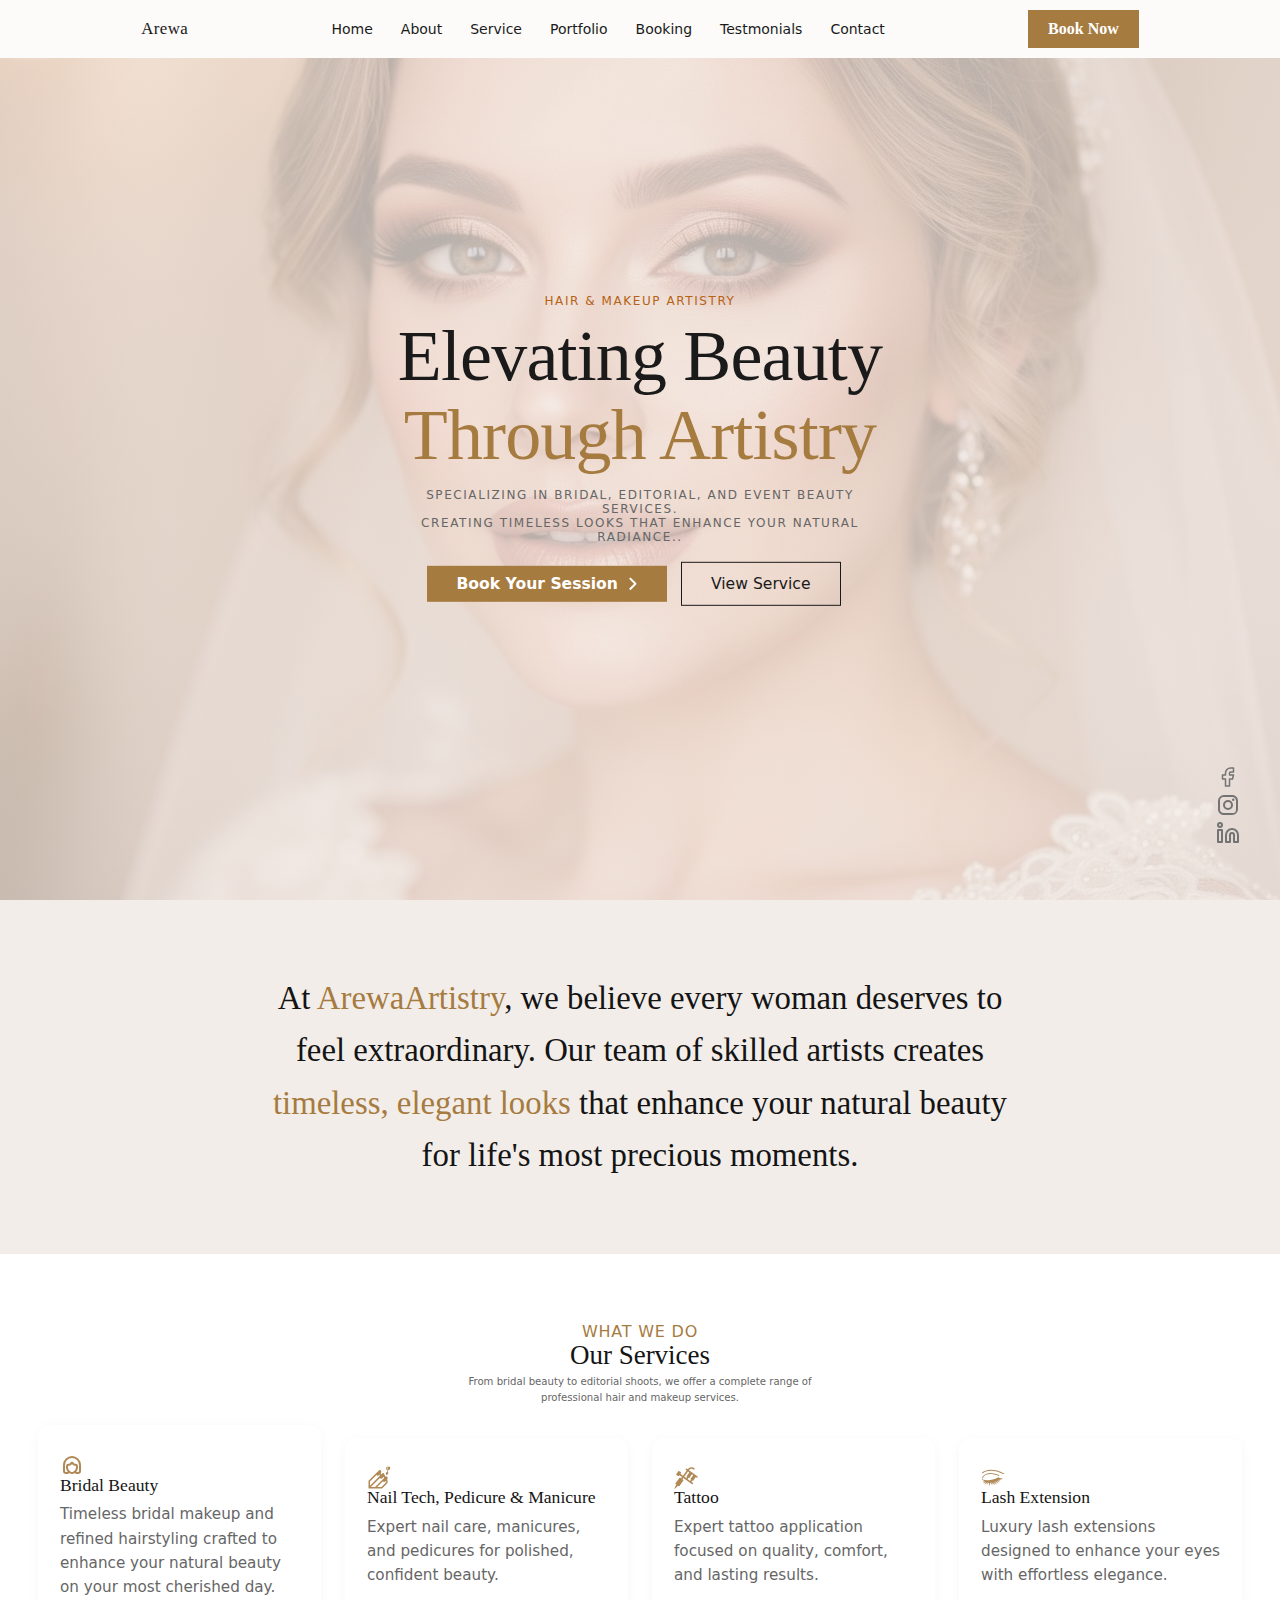
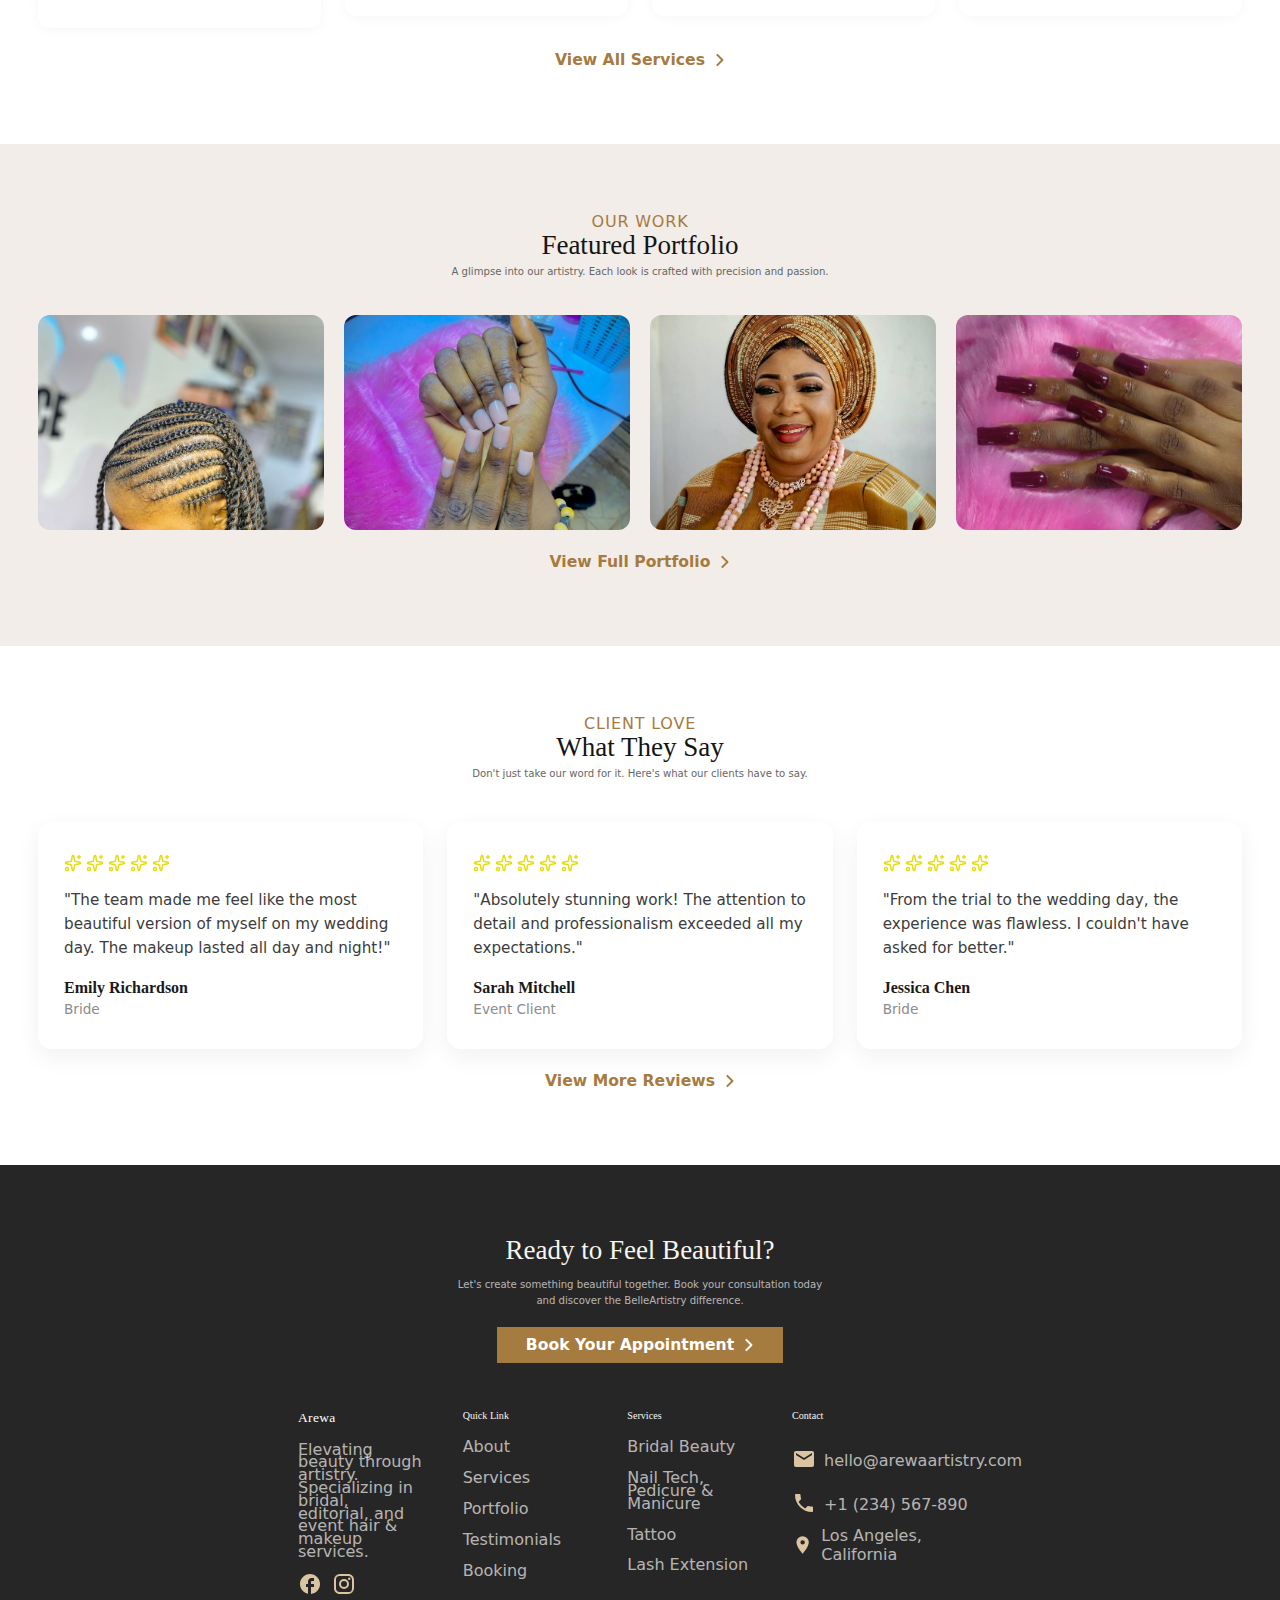
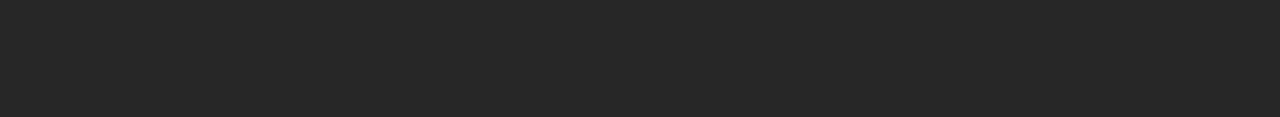
<file: index.html>
<!DOCTYPE html>
<html lang="en">
<head>
    <meta charset="UTF-8">
    <meta name="viewport" content="width=device-width, initial-scale=1.0">
    <title>Document</title>
    <link rel="stylesheet" href="style.css">
     <link rel="preconnect" href="https://fonts.googleapis.com">
<link rel="preconnect" href="https://fonts.gstatic.com" crossorigin>
<link href="https://fonts.googleapis.com/css2?family=Poppins:wght@400;600&display=swap" rel="stylesheet">
</head>
<body>
     <nav class="Header_section">
    <a href="#" class="font">Arewa</a> 
        <!-- <img src="" alt=""> -->
<div class="header_cxt"  id="navLinks">
<a href="index.html">Home</a>
<a href="About.html">About</a>
<a href="service.html">Service</a>
<a href="portfolio.html">Portfolio</a>
<a href="booking.html">Booking</a>
<a href="Testimonials.html">Testmonials</a>
<a href="contact.html">Contact</a>
</div>
<a href="#" class="book_btn">Book Now</a>
 <div class="hamburger" id="hamburger">
    <span></span>
    <span></span>
    <span></span>
  </div>
    </nav>
     <!-- Home Section -->
     <section class="hom_sec">
<div class="hom_txx">
    <p>Hair & Makeup Artistry</p>
    <h1>Elevating Beauty
        <br>
    <span>Through Artistry</span>
    </h1>
    <p class="p_specializing">Specializing in bridal, editorial, and event beauty services. 
        <br>
        Creating timeless looks that enhance your natural radiance..</p>
    <div class="bth_link_hom">
        <a href="#" class="book">Book Your Session <svg xmlns="http://www.w3.org/2000/svg" width="12" height="24" viewBox="0 0 12 24"><path fill="rgb(255, 255, 255)" fill-rule="evenodd" d="M10.157 12.711L4.5 18.368l-1.414-1.414l4.95-4.95l-4.95-4.95L4.5 5.64l5.657 5.657a1 1 0 0 1 0 1.414"/></svg></a>
        <a href="#" class="services_bth">View Service</a>
    </div>
</div>
<div class="social_icon">
    <a href="#"><svg xmlns="http://www.w3.org/2000/svg" width="24" height="24" viewBox="0 0 24 24"><path fill="none" stroke="rgb(115, 115, 115)" stroke-linecap="round" stroke-linejoin="round" stroke-width="1.5" d="M6.5 10v4h3v7h4v-7h3l1-4h-4V8c0-.545.455-1 1-1h3V3h-3c-2.723 0-5 2.277-5 5v2z"/></svg></a>
    <a href="#"><svg xmlns="http://www.w3.org/2000/svg" width="24" height="24" viewBox="0 0 24 24"><path fill="rgb(115, 115, 115)" d="M7.8 2h8.4C19.4 2 22 4.6 22 7.8v8.4a5.8 5.8 0 0 1-5.8 5.8H7.8C4.6 22 2 19.4 2 16.2V7.8A5.8 5.8 0 0 1 7.8 2m-.2 2A3.6 3.6 0 0 0 4 7.6v8.8C4 18.39 5.61 20 7.6 20h8.8a3.6 3.6 0 0 0 3.6-3.6V7.6C20 5.61 18.39 4 16.4 4zm9.65 1.5a1.25 1.25 0 0 1 1.25 1.25A1.25 1.25 0 0 1 17.25 8A1.25 1.25 0 0 1 16 6.75a1.25 1.25 0 0 1 1.25-1.25M12 7a5 5 0 0 1 5 5a5 5 0 0 1-5 5a5 5 0 0 1-5-5a5 5 0 0 1 5-5m0 2a3 3 0 0 0-3 3a3 3 0 0 0 3 3a3 3 0 0 0 3-3a3 3 0 0 0-3-3"/></svg></a>
    <a href="#"><svg xmlns="http://www.w3.org/2000/svg" width="24" height="24" viewBox="0 0 24 24"><g fill="none" stroke="rgb(115, 115, 115)" stroke-linecap="round" stroke-linejoin="round" stroke-width="2"><path d="M16 8a6 6 0 0 1 6 6v7h-4v-7a2 2 0 0 0-2-2a2 2 0 0 0-2 2v7h-4v-7a6 6 0 0 1 6-6M2 9h4v12H2z"/><circle cx="4" cy="4" r="2"/></g></svg></a>
</div>
     </section>
     <!-- Arewa Belief Section -->
      <section class="Belief_Section">
<div class="belief_txt">
    <p class="belief_p">At <span>ArewaArtistry</span>, we believe every woman deserves to feel
    extraordinary. Our team of skilled artists creates <span>timeless,</span>
    <span>elegant looks</span> that enhance your natural beauty for life's 
    most precious moments.</p>
</div>
      </section>
      <!-- Service Section -->
       <section class="service_section">
<div class="service_div">
<div class="service_heading_txt">
    <p class="p_we">What We Do</p>
    <h2>Our Services</h2>
    <p>From bridal beauty to editorial shoots, we offer a complete range of professional hair and makeup services.</p>
</div>
<div class="grid_service">
    <!-- 1 -->
    <div class="grid_items">
        <svg xmlns="http://www.w3.org/2000/svg" width="24" height="24" viewBox="0 0 24 24"><g fill="none" fill-rule="evenodd"><path d="m12.593 23.258l-.011.002l-.071.035l-.02.004l-.014-.004l-.071-.035q-.016-.005-.024.005l-.004.01l-.017.428l.005.02l.01.013l.104.074l.015.004l.012-.004l.104-.074l.012-.016l.004-.017l-.017-.427q-.004-.016-.017-.018m.265-.113l-.013.002l-.185.093l-.01.01l-.003.011l.018.43l.005.012l.008.007l.201.093q.019.005.029-.008l.004-.014l-.034-.614q-.005-.018-.02-.022m-.715.002a.02.02 0 0 0-.027.006l-.006.014l-.034.614q.001.018.017.024l.015-.002l.201-.093l.01-.008l.004-.011l.017-.43l-.003-.012l-.01-.01z"/><path fill="rgb(176, 137, 86)" d="M12 3a9 9 0 0 1 9 9v6a3 3 0 0 1-3 3h-1.382a2 2 0 0 1-1.735-1.006C13.947 20.635 12.916 21 12 21s-1.947-.366-2.883-1.006A2 2 0 0 1 7.382 21H6a3 3 0 0 1-3-3v-6a9 9 0 0 1 9-9m0 2a7 7 0 0 0-7 7v6a1 1 0 0 0 1 1h1.382l.209-.418C6.661 17.429 6 15.88 6 14c0-.79.133-1.574.373-2.312a1 1 0 0 1 .983-.69a4.54 4.54 0 0 0 3.826-1.91a1 1 0 0 1 1.636 0a4.54 4.54 0 0 0 3.826 1.91a1 1 0 0 1 .983.69c.24.738.373 1.521.373 2.312c0 1.88-.661 3.429-1.591 4.582l.209.418H18a1 1 0 0 0 1-1v-6a7 7 0 0 0-7-7m0 6.19a6.48 6.48 0 0 1-3.898 1.782A5.3 5.3 0 0 0 8 14c0 1.618.657 2.872 1.506 3.727c.88.887 1.89 1.273 2.494 1.273s1.613-.386 2.494-1.273C15.343 16.872 16 15.618 16 14a5.3 5.3 0 0 0-.102-1.027A6.48 6.48 0 0 1 12 11.19"/></g></svg>
        <h3>Bridal Beauty</h3>
        <p>Timeless bridal makeup and refined hairstyling crafted to enhance your natural beauty on your most cherished day.</p>
    </div>
    <!-- 2 -->
     <div class="grid_items">
        <svg xmlns="http://www.w3.org/2000/svg" width="24" height="24" viewBox="0 0 32 32"><path fill="rgb(176, 137, 86)" d="M30.434 1h-3.992a.5.5 0 0 0-.496.438l-.375 3a.5.5 0 0 0 .495.562H27.4l-.547 3.006a1.7 1.7 0 0 0-.469.085a1.6 1.6 0 0 0-.379.181l-.053.041a1.6 1.6 0 0 0-.278.257l-.04.044a1.4 1.4 0 0 0-.196.353c-.003.012-.013.021-.017.033h.007a1.3 1.3 0 0 0-.086.454l.001.046v1.407c0 .252-.143.504-.279.688c-.106.144-.064.357.112.384c1.195.179 3.329-.78 3.329-2.524c0-.16-.035-.31-.086-.454h.007c-.004-.012-.014-.021-.019-.033a1.4 1.4 0 0 0-.196-.353l-.039-.044a1.5 1.5 0 0 0-.279-.257l-.053-.04l-.016-.012L28.417 5h1.2a1 1 0 0 0 .992-.876l.32-2.562A.5.5 0 0 0 30.434 1m-2.57 1.091l-.5 2a.375.375 0 0 1-.728-.182l.5-2a.375.375 0 0 1 .728.182m-.33 14.195c0-.831-.318-1.664-.952-2.298a1.25 1.25 0 0 0-1.768 0l-.208.208a3.96 3.96 0 0 0-1.029-1.831c-.091-.091-.196-.159-.294-.24c.001-.027.008-.054.008-.082c0-.831-.318-1.664-.951-2.298a1.25 1.25 0 0 0-1.768 0l-1.623 1.622a4 4 0 0 0-.711-1.442a3.24 3.24 0 0 0 .811-2.125c0-.831-.318-1.664-.952-2.298a1.25 1.25 0 0 0-1.768 0l-3.535 3.536L2 19.799V29.5a.5.5 0 0 0 .5.5h17.583l6.322-6.322a4 4 0 0 0 1.172-2.829a4 4 0 0 0-.853-2.439c.531-.609.81-1.364.81-2.124M4 20.627l8.621-8.62c.056.072.107.146.173.212a2.25 2.25 0 0 0 1.591.659c.575 0 1.152-.22 1.591-.659l.845-.845c.175.306.27.644.271.989a2 2 0 0 1-.586 1.414L4 26.284zM5.112 28l11.75-11.75c.056.072.107.146.173.212a2.25 2.25 0 0 0 1.591.659c.575 0 1.153-.22 1.591-.659l2.121-2.121c.049-.049.083-.106.128-.157a1.98 1.98 0 0 1-.305 2.422L10.769 28zm19.879-5.736L19.255 28h-5.657l7.508-7.508c.056.072.108.147.174.213a2.25 2.25 0 0 0 1.591.659c.575 0 1.152-.22 1.591-.659l.845-.845c.175.306.27.644.271.989a2 2 0 0 1-.587 1.415"/></svg>
        <h3>Nail Tech, Pedicure & Manicure</h3>
        <p>Expert nail care, manicures, and pedicures for polished, confident beauty.</p>
    </div>
    <!-- 3 -->
     <div class="grid_items">
        <svg xmlns="http://www.w3.org/2000/svg" width="24" height="24" viewBox="0 0 15 15"><path fill="rgb(176, 137, 86)" d="M8.55 2.03a3.006 3.006 0 0 1 4.19-.67c.23.17.28.48.11.7c-.16.23-.47.28-.69.11c-.9-.65-2.15-.45-2.8.45l5.26 3.82c.22.16.27.47.11.69c-.16.23-.47.28-.7.12l-.4-.3l-1.77 2.43l-.4-.3l-.59.81l.81.59c.22.16.27.48.11.7s-.47.27-.7.11L5.84 7.47l-.59.81l.4.29a.5.5 0 0 1 .11.7l-2.35 3.24c-.16.22-.47.27-.7.11l-.4-.3l-.59.81l-1.58 1.33l.77-1.91l.59-.81l-.41-.3a.506.506 0 0 1-.11-.7l2.36-3.23c.16-.23.47-.27.69-.11l.41.29l.59-.81l-1.62-1.17l-.3.4c-.16.22-.47.27-.69.11l-.81-.59a.48.48 0 0 1-.11-.69l1.17-1.62a.49.49 0 0 1 .7-.11l.81.58c.22.17.27.48.11.7L4 4.9l1.61 1.17l2.36-3.23l-.41-.3a.506.506 0 0 1-.11-.7c.16-.22.47-.27.7-.11zm.22 1.39L6.42 6.66l1.22.88l.58-.81l-.4-.29l1.76-2.43zm3.24 2.36l-.81-.59l-1.76 2.43l-.41-.3l-.58.81l1.61 1.18l.59-.81l-.4-.3z"/></svg>
        <h3>Tattoo</h3>
        <p>Expert tattoo application focused on quality, comfort, and lasting results.</p>
    </div>
    <!-- 4 -->
      <div class="grid_items">
        <svg xmlns="http://www.w3.org/2000/svg" width="24" height="24" viewBox="0 0 512 512"><path fill="rgb(176, 137, 86)" d="M211.3 80.89C122.5 81.18 56.21 109.7 18.89 145l12.36 13C93.43 99.36 258.4 54.4 485.6 176.8l8.6-15.8c-108.8-58.6-204.6-80.37-282.9-80.11m-96.9 84.81c-55.98 21.9-81.16 65.6-96.64 94.4l15.86 8.6c15.24-28.5 37.13-66.6 87.38-86.2c50.2-19.6 130.5-20.9 263.1 30.7l6.6-16.8c-91.7-32.6-187-64.8-276.3-30.7m260.4 76c-177.5 91.5-260 65.2-352.46 41.4l-4.48 17.5c15.96 4.1 31.94 8.3 48.39 11.9c-19.36 13.6-28.82 17.2-40.19 24.6c25.65-1.1 42.18-9.2 59.71-16.6c-12.58 15.5-23.55 31-46 47.4c27.02-7.2 53.04-15.2 72.63-28.8c-12.47 20-27.72 39.5-44.89 58.6c29.43-9.2 51.69-31.4 74.79-53.4c-.3 19.1-9.2 38.2-15.5 57.3c21-19.3 30-33.2 42.7-52.5c-1.2 29.2 7 52.8 14.2 82c4.5-27.9 9.5-55.9 9.5-82.9c15 25 35.1 47.8 60.4 68.1c-13.5-23.5-27-46.9-34.1-71.3c25.8 24.5 52.7 48.3 85 68.2c-21.5-23.5-41.9-47.3-55.1-72.7c23.2 21.8 46.5 43.6 85.3 56.2c-28.1-19.3-46.1-41.2-59.3-64.3c26.7 22.4 56.6 42.3 92.7 57.2c-31.9-22-49.9-44-62.2-66c26.4 21.8 56.6 36.2 82.9 50.6c-20.8-19.2-43.5-37.6-54.4-60.4c21.5 18.7 46.9 26.8 72 35.5c-23.3-15.5-36.7-26-50.6-44.3c22.2 11.2 40.7 15.6 67.4 22.2c-17.4-9.7-35.9-23-47.8-34.5c26.7 6.7 56 7.8 83.6 7.4c-25.3-6.6-52.8-12.4-67.4-22.5c58.4.5 62-4.6 86.5-16.8c-51.8 3.8-84.7 2.9-103.3-19.1"/></svg>
        <h3>Lash Extension</h3>
        <p>Luxury lash extensions designed to enhance your eyes with effortless elegance.</p>
    </div>
</div>
<div class="view_div">
<a href="service.html" class="view_service">View All Services <svg xmlns="http://www.w3.org/2000/svg" width="12" height="24" viewBox="0 0 12 24"><path fill="rgb(166, 123, 63)" fill-rule="evenodd" d="M10.157 12.711L4.5 18.368l-1.414-1.414l4.95-4.95l-4.95-4.95L4.5 5.64l5.657 5.657a1 1 0 0 1 0 1.414"/></svg></a>
</div>
</div>
       </section>
       <!-- Portfolio Section -->
        <section class="Portfolio_Section">
<div class="portfolio_divv">
    <div class="portfolio_heading_txt">
<p class="p_w">Our Work</p>
<h2>Featured Portfolio</h2>
<p>A glimpse into our artistry. Each look is crafted with precision and passion.</p>
    </div>
    <!--  -->
    <div class="portfolio_div">
        <!-- 1 -->
        <div class="portfolio_item">
<img src="images/WhatsApp Image 2026-01-14 at 13.23.12.jpeg" alt="">
<div class="overlay">Hair</div>
        </div>
        <!-- 2 -->
           <div class="portfolio_item">
<img src="images/WhatsApp Image 2026-01-14 at 13.23.10.jpeg" alt="">
<div class="overlay">Pedicure</div>
        </div>
        <!-- 3 -->
           <div class="portfolio_item">
<img src="images/WhatsApp Image 2026-01-14 at 13.23.14 (1).jpeg" alt="">
<div class="overlay">Make Up</div>
        </div>
        <!-- 4 -->
           <div class="portfolio_item">
<img src="images/WhatsApp Image 2026-01-14 at 13.23.14.jpeg" alt="">
<div class="overlay">Nail Art</div>
        </div>
    </div>
    <div class="view_div">
<a href="#" class="view_service">View Full Portfolio <svg xmlns="http://www.w3.org/2000/svg" width="12" height="24" viewBox="0 0 12 24"><path fill="rgb(166, 123, 63)" fill-rule="evenodd" d="M10.157 12.711L4.5 18.368l-1.414-1.414l4.95-4.95l-4.95-4.95L4.5 5.64l5.657 5.657a1 1 0 0 1 0 1.414"/></svg></a>
</div>
</div>
        </section>
        <!-- Client Review  -->
         <section class="client_review">
            <div class="client_div">
                <div class="client_txt">
<p class="f_l">Client Love</p>
<h2>What They Say</h2>
<p>Don't just take our word for it. Here's what our clients have to say.</p>
                </div>
<div class="client_grid">
    <!-- 1 -->
     <div class="client_rew">
        <div class="stars">
           <svg xmlns="http://www.w3.org/2000/svg" width="24" height="24" viewBox="0 0 24 24"><g fill="none" stroke="#e7dc0e" stroke-linecap="round" stroke-linejoin="round" stroke-width="2"><path d="M11.017 2.814a1 1 0 0 1 1.966 0l1.051 5.558a2 2 0 0 0 1.594 1.594l5.558 1.051a1 1 0 0 1 0 1.966l-5.558 1.051a2 2 0 0 0-1.594 1.594l-1.051 5.558a1 1 0 0 1-1.966 0l-1.051-5.558a2 2 0 0 0-1.594-1.594l-5.558-1.051a1 1 0 0 1 0-1.966l5.558-1.051a2 2 0 0 0 1.594-1.594zM20 2v4m2-2h-4"/><circle cx="4" cy="20" r="2"/></g></svg>
           <svg xmlns="http://www.w3.org/2000/svg" width="24" height="24" viewBox="0 0 24 24"><g fill="none" stroke="#e7dc0e" stroke-linecap="round" stroke-linejoin="round" stroke-width="2"><path d="M11.017 2.814a1 1 0 0 1 1.966 0l1.051 5.558a2 2 0 0 0 1.594 1.594l5.558 1.051a1 1 0 0 1 0 1.966l-5.558 1.051a2 2 0 0 0-1.594 1.594l-1.051 5.558a1 1 0 0 1-1.966 0l-1.051-5.558a2 2 0 0 0-1.594-1.594l-5.558-1.051a1 1 0 0 1 0-1.966l5.558-1.051a2 2 0 0 0 1.594-1.594zM20 2v4m2-2h-4"/><circle cx="4" cy="20" r="2"/></g></svg>
           <svg xmlns="http://www.w3.org/2000/svg" width="24" height="24" viewBox="0 0 24 24"><g fill="none" stroke="#e7dc0e" stroke-linecap="round" stroke-linejoin="round" stroke-width="2"><path d="M11.017 2.814a1 1 0 0 1 1.966 0l1.051 5.558a2 2 0 0 0 1.594 1.594l5.558 1.051a1 1 0 0 1 0 1.966l-5.558 1.051a2 2 0 0 0-1.594 1.594l-1.051 5.558a1 1 0 0 1-1.966 0l-1.051-5.558a2 2 0 0 0-1.594-1.594l-5.558-1.051a1 1 0 0 1 0-1.966l5.558-1.051a2 2 0 0 0 1.594-1.594zM20 2v4m2-2h-4"/><circle cx="4" cy="20" r="2"/></g></svg>
           <svg xmlns="http://www.w3.org/2000/svg" width="24" height="24" viewBox="0 0 24 24"><g fill="none" stroke="#e7dc0e" stroke-linecap="round" stroke-linejoin="round" stroke-width="2"><path d="M11.017 2.814a1 1 0 0 1 1.966 0l1.051 5.558a2 2 0 0 0 1.594 1.594l5.558 1.051a1 1 0 0 1 0 1.966l-5.558 1.051a2 2 0 0 0-1.594 1.594l-1.051 5.558a1 1 0 0 1-1.966 0l-1.051-5.558a2 2 0 0 0-1.594-1.594l-5.558-1.051a1 1 0 0 1 0-1.966l5.558-1.051a2 2 0 0 0 1.594-1.594zM20 2v4m2-2h-4"/><circle cx="4" cy="20" r="2"/></g></svg>
           <svg xmlns="http://www.w3.org/2000/svg" width="24" height="24" viewBox="0 0 24 24"><g fill="none" stroke="#e7dc0e" stroke-linecap="round" stroke-linejoin="round" stroke-width="2"><path d="M11.017 2.814a1 1 0 0 1 1.966 0l1.051 5.558a2 2 0 0 0 1.594 1.594l5.558 1.051a1 1 0 0 1 0 1.966l-5.558 1.051a2 2 0 0 0-1.594 1.594l-1.051 5.558a1 1 0 0 1-1.966 0l-1.051-5.558a2 2 0 0 0-1.594-1.594l-5.558-1.051a1 1 0 0 1 0-1.966l5.558-1.051a2 2 0 0 0 1.594-1.594zM20 2v4m2-2h-4"/><circle cx="4" cy="20" r="2"/></g></svg>
        </div>
        <p class="comment">"The team made me feel like the most beautiful version of myself on my wedding day. The makeup lasted all day and night!"</p>
        <p class="name">Emily Richardson</p>
        <p class="occupation">Bride</p>
     </div>
     <!-- 2 -->
       <div class="client_rew">
        <div class="stars">
           <svg xmlns="http://www.w3.org/2000/svg" width="24" height="24" viewBox="0 0 24 24"><g fill="none" stroke="#e7dc0e" stroke-linecap="round" stroke-linejoin="round" stroke-width="2"><path d="M11.017 2.814a1 1 0 0 1 1.966 0l1.051 5.558a2 2 0 0 0 1.594 1.594l5.558 1.051a1 1 0 0 1 0 1.966l-5.558 1.051a2 2 0 0 0-1.594 1.594l-1.051 5.558a1 1 0 0 1-1.966 0l-1.051-5.558a2 2 0 0 0-1.594-1.594l-5.558-1.051a1 1 0 0 1 0-1.966l5.558-1.051a2 2 0 0 0 1.594-1.594zM20 2v4m2-2h-4"/><circle cx="4" cy="20" r="2"/></g></svg>
           <svg xmlns="http://www.w3.org/2000/svg" width="24" height="24" viewBox="0 0 24 24"><g fill="none" stroke="#e7dc0e" stroke-linecap="round" stroke-linejoin="round" stroke-width="2"><path d="M11.017 2.814a1 1 0 0 1 1.966 0l1.051 5.558a2 2 0 0 0 1.594 1.594l5.558 1.051a1 1 0 0 1 0 1.966l-5.558 1.051a2 2 0 0 0-1.594 1.594l-1.051 5.558a1 1 0 0 1-1.966 0l-1.051-5.558a2 2 0 0 0-1.594-1.594l-5.558-1.051a1 1 0 0 1 0-1.966l5.558-1.051a2 2 0 0 0 1.594-1.594zM20 2v4m2-2h-4"/><circle cx="4" cy="20" r="2"/></g></svg>
           <svg xmlns="http://www.w3.org/2000/svg" width="24" height="24" viewBox="0 0 24 24"><g fill="none" stroke="#e7dc0e" stroke-linecap="round" stroke-linejoin="round" stroke-width="2"><path d="M11.017 2.814a1 1 0 0 1 1.966 0l1.051 5.558a2 2 0 0 0 1.594 1.594l5.558 1.051a1 1 0 0 1 0 1.966l-5.558 1.051a2 2 0 0 0-1.594 1.594l-1.051 5.558a1 1 0 0 1-1.966 0l-1.051-5.558a2 2 0 0 0-1.594-1.594l-5.558-1.051a1 1 0 0 1 0-1.966l5.558-1.051a2 2 0 0 0 1.594-1.594zM20 2v4m2-2h-4"/><circle cx="4" cy="20" r="2"/></g></svg>
           <svg xmlns="http://www.w3.org/2000/svg" width="24" height="24" viewBox="0 0 24 24"><g fill="none" stroke="#e7dc0e" stroke-linecap="round" stroke-linejoin="round" stroke-width="2"><path d="M11.017 2.814a1 1 0 0 1 1.966 0l1.051 5.558a2 2 0 0 0 1.594 1.594l5.558 1.051a1 1 0 0 1 0 1.966l-5.558 1.051a2 2 0 0 0-1.594 1.594l-1.051 5.558a1 1 0 0 1-1.966 0l-1.051-5.558a2 2 0 0 0-1.594-1.594l-5.558-1.051a1 1 0 0 1 0-1.966l5.558-1.051a2 2 0 0 0 1.594-1.594zM20 2v4m2-2h-4"/><circle cx="4" cy="20" r="2"/></g></svg>
           <svg xmlns="http://www.w3.org/2000/svg" width="24" height="24" viewBox="0 0 24 24"><g fill="none" stroke="#e7dc0e" stroke-linecap="round" stroke-linejoin="round" stroke-width="2"><path d="M11.017 2.814a1 1 0 0 1 1.966 0l1.051 5.558a2 2 0 0 0 1.594 1.594l5.558 1.051a1 1 0 0 1 0 1.966l-5.558 1.051a2 2 0 0 0-1.594 1.594l-1.051 5.558a1 1 0 0 1-1.966 0l-1.051-5.558a2 2 0 0 0-1.594-1.594l-5.558-1.051a1 1 0 0 1 0-1.966l5.558-1.051a2 2 0 0 0 1.594-1.594zM20 2v4m2-2h-4"/><circle cx="4" cy="20" r="2"/></g></svg>
        </div>
        <p class="comment">"Absolutely stunning work! The attention to detail and professionalism exceeded all my expectations."</p>
        <p class="name">Sarah Mitchell</p>
        <p class="occupation">Event Client</p>
     </div>
     <!-- 3 -->
       <div class="client_rew">
        <div class="stars">
           <svg xmlns="http://www.w3.org/2000/svg" width="24" height="24" viewBox="0 0 24 24"><g fill="none" stroke="#e7dc0e" stroke-linecap="round" stroke-linejoin="round" stroke-width="2"><path d="M11.017 2.814a1 1 0 0 1 1.966 0l1.051 5.558a2 2 0 0 0 1.594 1.594l5.558 1.051a1 1 0 0 1 0 1.966l-5.558 1.051a2 2 0 0 0-1.594 1.594l-1.051 5.558a1 1 0 0 1-1.966 0l-1.051-5.558a2 2 0 0 0-1.594-1.594l-5.558-1.051a1 1 0 0 1 0-1.966l5.558-1.051a2 2 0 0 0 1.594-1.594zM20 2v4m2-2h-4"/><circle cx="4" cy="20" r="2"/></g></svg>
           <svg xmlns="http://www.w3.org/2000/svg" width="24" height="24" viewBox="0 0 24 24"><g fill="none" stroke="#e7dc0e" stroke-linecap="round" stroke-linejoin="round" stroke-width="2"><path d="M11.017 2.814a1 1 0 0 1 1.966 0l1.051 5.558a2 2 0 0 0 1.594 1.594l5.558 1.051a1 1 0 0 1 0 1.966l-5.558 1.051a2 2 0 0 0-1.594 1.594l-1.051 5.558a1 1 0 0 1-1.966 0l-1.051-5.558a2 2 0 0 0-1.594-1.594l-5.558-1.051a1 1 0 0 1 0-1.966l5.558-1.051a2 2 0 0 0 1.594-1.594zM20 2v4m2-2h-4"/><circle cx="4" cy="20" r="2"/></g></svg>
           <svg xmlns="http://www.w3.org/2000/svg" width="24" height="24" viewBox="0 0 24 24"><g fill="none" stroke="#e7dc0e" stroke-linecap="round" stroke-linejoin="round" stroke-width="2"><path d="M11.017 2.814a1 1 0 0 1 1.966 0l1.051 5.558a2 2 0 0 0 1.594 1.594l5.558 1.051a1 1 0 0 1 0 1.966l-5.558 1.051a2 2 0 0 0-1.594 1.594l-1.051 5.558a1 1 0 0 1-1.966 0l-1.051-5.558a2 2 0 0 0-1.594-1.594l-5.558-1.051a1 1 0 0 1 0-1.966l5.558-1.051a2 2 0 0 0 1.594-1.594zM20 2v4m2-2h-4"/><circle cx="4" cy="20" r="2"/></g></svg>
           <svg xmlns="http://www.w3.org/2000/svg" width="24" height="24" viewBox="0 0 24 24"><g fill="none" stroke="#e7dc0e" stroke-linecap="round" stroke-linejoin="round" stroke-width="2"><path d="M11.017 2.814a1 1 0 0 1 1.966 0l1.051 5.558a2 2 0 0 0 1.594 1.594l5.558 1.051a1 1 0 0 1 0 1.966l-5.558 1.051a2 2 0 0 0-1.594 1.594l-1.051 5.558a1 1 0 0 1-1.966 0l-1.051-5.558a2 2 0 0 0-1.594-1.594l-5.558-1.051a1 1 0 0 1 0-1.966l5.558-1.051a2 2 0 0 0 1.594-1.594zM20 2v4m2-2h-4"/><circle cx="4" cy="20" r="2"/></g></svg>
           <svg xmlns="http://www.w3.org/2000/svg" width="24" height="24" viewBox="0 0 24 24"><g fill="none" stroke="#e7dc0e" stroke-linecap="round" stroke-linejoin="round" stroke-width="2"><path d="M11.017 2.814a1 1 0 0 1 1.966 0l1.051 5.558a2 2 0 0 0 1.594 1.594l5.558 1.051a1 1 0 0 1 0 1.966l-5.558 1.051a2 2 0 0 0-1.594 1.594l-1.051 5.558a1 1 0 0 1-1.966 0l-1.051-5.558a2 2 0 0 0-1.594-1.594l-5.558-1.051a1 1 0 0 1 0-1.966l5.558-1.051a2 2 0 0 0 1.594-1.594zM20 2v4m2-2h-4"/><circle cx="4" cy="20" r="2"/></g></svg>
        </div>
        <p class="comment">"From the trial to the wedding day, the experience was flawless. I couldn't have asked for better."</p>
        <p class="name">Jessica Chen</p>
        <p class="occupation">Bride</p>
     </div>
</div>
<div class="view_div">
<a href="#" class="view_service">View More Reviews <svg xmlns="http://www.w3.org/2000/svg" width="12" height="24" viewBox="0 0 12 24"><path fill="rgb(166, 123, 63)" fill-rule="evenodd" d="M10.157 12.711L4.5 18.368l-1.414-1.414l4.95-4.95l-4.95-4.95L4.5 5.64l5.657 5.657a1 1 0 0 1 0 1.414"/></svg></a>
</div>
            </div>
         </section>
         <!-- Footer -->
         <footer class="footer">
            <div class="footer_heading_txt">
                <h2>Ready to Feel Beautiful?</h2>
                <p>Let's create something beautiful together. Book your consultation today and discover the BelleArtistry difference.</p>
                 <a href="#" class="book">Book Your Appointment<svg xmlns="http://www.w3.org/2000/svg" width="12" height="24" viewBox="0 0 12 24"><path fill="rgb(255, 255, 255)" fill-rule="evenodd" d="M10.157 12.711L4.5 18.368l-1.414-1.414l4.95-4.95l-4.95-4.95L4.5 5.64l5.657 5.657a1 1 0 0 1 0 1.414"/></svg></a>
            </div>
            <div class="footer_links">
<div class="grid_link">
    <div class="logo_div_footer">
<a href="#" class="font_footer">Arewa</a> 
<p>Elevating beauty through artistry. Specializing in bridal, editorial, and event hair & makeup services.</p>
<div class="footer_icon">
    <a href="#"><svg xmlns="http://www.w3.org/2000/svg" width="24" height="24" viewBox="0 0 24 24"><path fill="rgb(219, 196, 162)" d="M22 12c0-5.52-4.48-10-10-10S2 6.48 2 12c0 4.84 3.44 8.87 8 9.8V15H8v-3h2V9.5C10 7.57 11.57 6 13.5 6H16v3h-2c-.55 0-1 .45-1 1v2h3v3h-3v6.95c5.05-.5 9-4.76 9-9.95"/></svg></a>
    <a href="#"><svg xmlns="http://www.w3.org/2000/svg" width="24" height="24" viewBox="0 0 24 24"><path fill="rgb(219, 196, 162)" d="M7.8 2h8.4C19.4 2 22 4.6 22 7.8v8.4a5.8 5.8 0 0 1-5.8 5.8H7.8C4.6 22 2 19.4 2 16.2V7.8A5.8 5.8 0 0 1 7.8 2m-.2 2A3.6 3.6 0 0 0 4 7.6v8.8C4 18.39 5.61 20 7.6 20h8.8a3.6 3.6 0 0 0 3.6-3.6V7.6C20 5.61 18.39 4 16.4 4zm9.65 1.5a1.25 1.25 0 0 1 1.25 1.25A1.25 1.25 0 0 1 17.25 8A1.25 1.25 0 0 1 16 6.75a1.25 1.25 0 0 1 1.25-1.25M12 7a5 5 0 0 1 5 5a5 5 0 0 1-5 5a5 5 0 0 1-5-5a5 5 0 0 1 5-5m0 2a3 3 0 0 0-3 3a3 3 0 0 0 3 3a3 3 0 0 0 3-3a3 3 0 0 0-3-3"/></svg></a>
</div>
    </div>
    <!-- Quick Link -->
    <div class="general_footer">
        <h4>Quick Link</h4>
        <a href="About.html">About</a>
        <a href="service.html">Services</a>
        <a href="portfolio.html">Portfolio</a>
        <a href="Testimonials.html">Testimonials</a>
        <a href="booking.html">Booking</a>
    </div>
    <!-- Service -->
      <div class="general_footer">
        <h4>Services</h4>
        <a href="#">Bridal Beauty</a>
        <a href="#">Nail Tech, Pedicure & Manicure</a>
        <a href="#">Tattoo</a>
        <a href="#">Lash Extension</a>
    </div>
    <!-- Contact -->
     <div class="general_footer">
    <h4>Contact</h4>
    <ul>
        <li><svg xmlns="http://www.w3.org/2000/svg" width="24" height="24" viewBox="0 0 24 24"><path fill="rgb(219, 196, 162)" d="m20 8l-8 5l-8-5V6l8 5l8-5m0-2H4c-1.11 0-2 .89-2 2v12a2 2 0 0 0 2 2h16a2 2 0 0 0 2-2V6a2 2 0 0 0-2-2"/></svg> <a href="#">hello@arewaartistry.com</a></li>
        <li><svg xmlns="http://www.w3.org/2000/svg" width="24" height="24" viewBox="0 0 24 24"><path fill="rgb(219, 196, 162)" d="M6.62 10.79c1.44 2.83 3.76 5.14 6.59 6.59l2.2-2.2c.27-.27.67-.36 1.02-.24c1.12.37 2.33.57 3.57.57c.55 0 1 .45 1 1V20c0 .55-.45 1-1 1c-9.39 0-17-7.61-17-17c0-.55.45-1 1-1h3.5c.55 0 1 .45 1 1c0 1.25.2 2.45.57 3.57c.11.35.03.74-.25 1.02z"/></svg><a href="#">+1 (234) 567-890</a></li>
        <li><svg xmlns="http://www.w3.org/2000/svg" width="24" height="24" viewBox="0 0 24 24"><path fill="rgb(219, 196, 162)" d="M12 11.5A2.5 2.5 0 0 1 9.5 9A2.5 2.5 0 0 1 12 6.5A2.5 2.5 0 0 1 14.5 9a2.5 2.5 0 0 1-2.5 2.5M12 2a7 7 0 0 0-7 7c0 5.25 7 13 7 13s7-7.75 7-13a7 7 0 0 0-7-7"/></svg><p class="la">Los Angeles, California</p></li>
    </ul>
     </div>
</div>
            </div>
         </footer>
    <script src="index.js"></script>
</body>
</html>
</file>
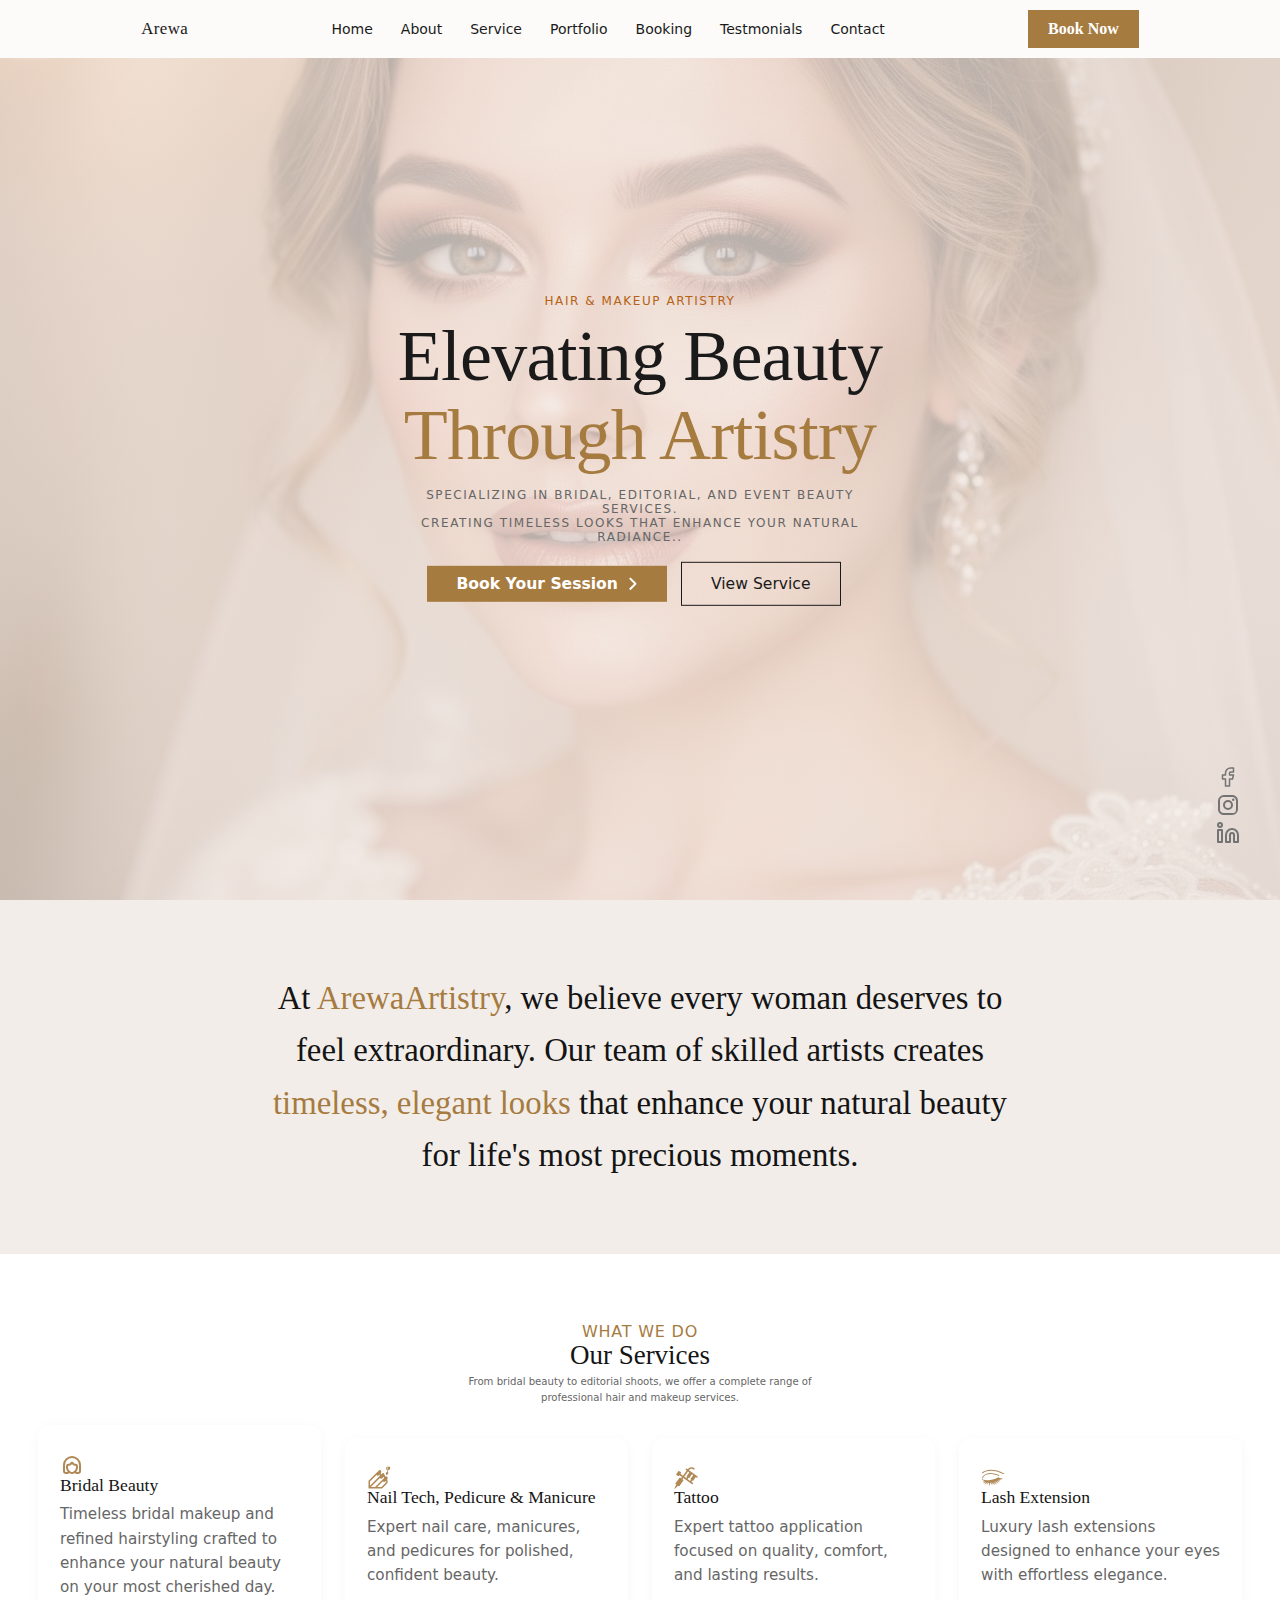
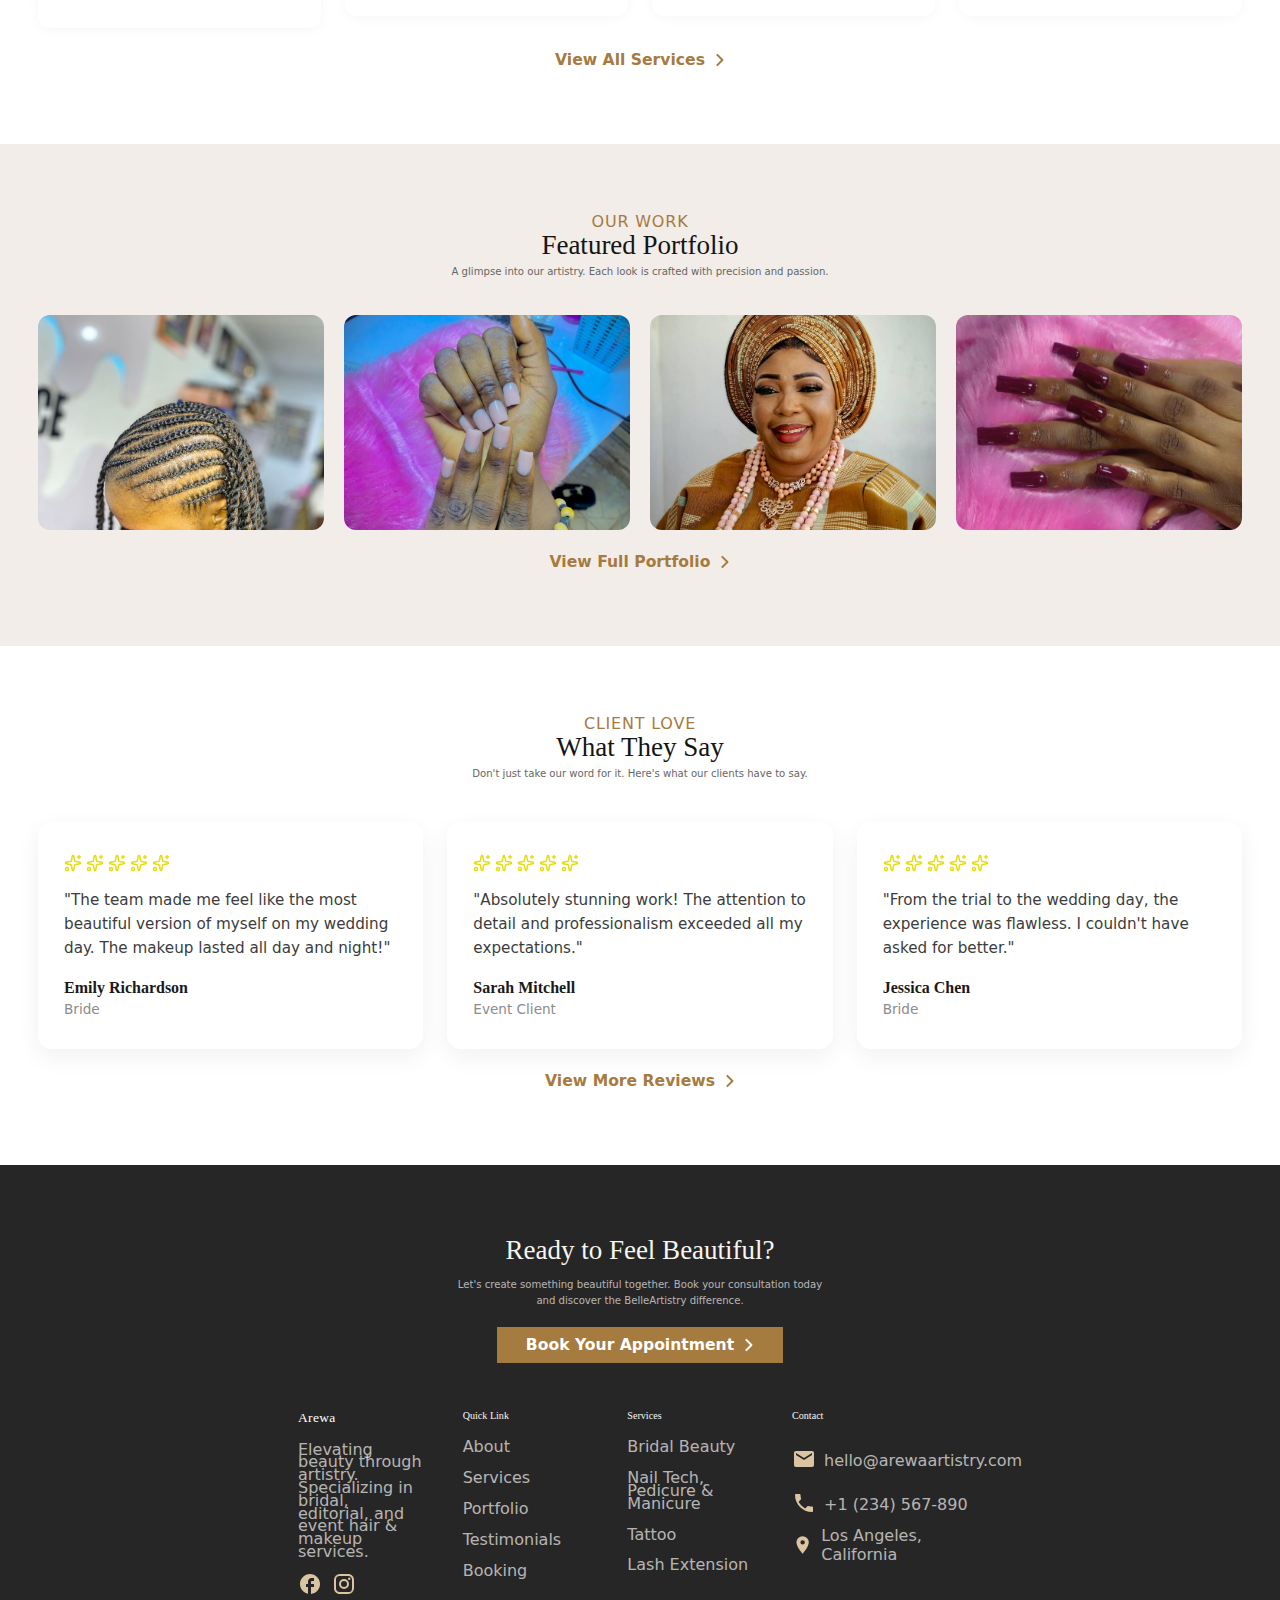
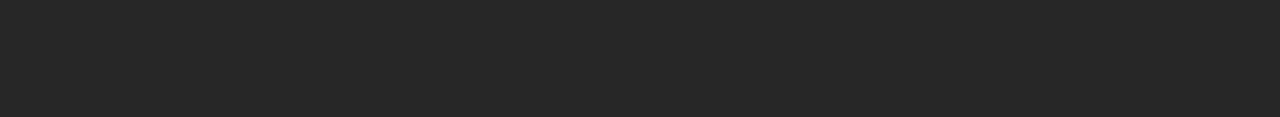
<file: Arewa_Web_Dev/index.html>
<!DOCTYPE html>
<html lang="en">
<head>
    <meta charset="UTF-8">
    <meta name="viewport" content="width=device-width, initial-scale=1.0">
    <title>Document</title>
    <link rel="stylesheet" href="style.css">
     <link rel="preconnect" href="https://fonts.googleapis.com">
<link rel="preconnect" href="https://fonts.gstatic.com" crossorigin>
<link href="https://fonts.googleapis.com/css2?family=Poppins:wght@400;600&display=swap" rel="stylesheet">
</head>
<body>
     <nav class="Header_section">
    <a href="#" class="font">Arewa</a> 
        <!-- <img src="" alt=""> -->
<div class="header_cxt"  id="navLinks">
<a href="#">Home</a>
<a href="#">About</a>
<a href="#">Service</a>
<a href="#">Portfolio</a>
<a href="#">Booking</a>
<a href="#">Testmonials</a>
<a href="#">Contact</a>
</div>
<a href="#" class="book_btn">Book Now</a>
 <div class="hamburger" id="hamburger">
    <span></span>
    <span></span>
    <span></span>
  </div>
    </nav>
     <!-- Home Section -->
     <section class="hom_sec">
<div class="hom_txx">
    <p>Hair & Makeup Artistry</p>
    <h1>Elevating Beauty
        <br>
    <span>Through Artistry</span>
    </h1>
    <p class="p_specializing">Specializing in bridal, editorial, and event beauty services. 
        <br>
        Creating timeless looks that enhance your natural radiance..</p>
    <div class="bth_link_hom">
        <a href="#" class="book">Book Your Session <svg xmlns="http://www.w3.org/2000/svg" width="12" height="24" viewBox="0 0 12 24"><path fill="rgb(255, 255, 255)" fill-rule="evenodd" d="M10.157 12.711L4.5 18.368l-1.414-1.414l4.95-4.95l-4.95-4.95L4.5 5.64l5.657 5.657a1 1 0 0 1 0 1.414"/></svg></a>
        <a href="#" class="services_bth">View Service</a>
    </div>
</div>
<div class="social_icon">
    <a href="#"><svg xmlns="http://www.w3.org/2000/svg" width="24" height="24" viewBox="0 0 24 24"><path fill="none" stroke="rgb(115, 115, 115)" stroke-linecap="round" stroke-linejoin="round" stroke-width="1.5" d="M6.5 10v4h3v7h4v-7h3l1-4h-4V8c0-.545.455-1 1-1h3V3h-3c-2.723 0-5 2.277-5 5v2z"/></svg></a>
    <a href="#"><svg xmlns="http://www.w3.org/2000/svg" width="24" height="24" viewBox="0 0 24 24"><path fill="rgb(115, 115, 115)" d="M7.8 2h8.4C19.4 2 22 4.6 22 7.8v8.4a5.8 5.8 0 0 1-5.8 5.8H7.8C4.6 22 2 19.4 2 16.2V7.8A5.8 5.8 0 0 1 7.8 2m-.2 2A3.6 3.6 0 0 0 4 7.6v8.8C4 18.39 5.61 20 7.6 20h8.8a3.6 3.6 0 0 0 3.6-3.6V7.6C20 5.61 18.39 4 16.4 4zm9.65 1.5a1.25 1.25 0 0 1 1.25 1.25A1.25 1.25 0 0 1 17.25 8A1.25 1.25 0 0 1 16 6.75a1.25 1.25 0 0 1 1.25-1.25M12 7a5 5 0 0 1 5 5a5 5 0 0 1-5 5a5 5 0 0 1-5-5a5 5 0 0 1 5-5m0 2a3 3 0 0 0-3 3a3 3 0 0 0 3 3a3 3 0 0 0 3-3a3 3 0 0 0-3-3"/></svg></a>
    <a href="#"><svg xmlns="http://www.w3.org/2000/svg" width="24" height="24" viewBox="0 0 24 24"><g fill="none" stroke="rgb(115, 115, 115)" stroke-linecap="round" stroke-linejoin="round" stroke-width="2"><path d="M16 8a6 6 0 0 1 6 6v7h-4v-7a2 2 0 0 0-2-2a2 2 0 0 0-2 2v7h-4v-7a6 6 0 0 1 6-6M2 9h4v12H2z"/><circle cx="4" cy="4" r="2"/></g></svg></a>
</div>
     </section>
     <!-- Arewa Belief Section -->
      <section class="Belief_Section">
<div class="belief_txt">
    <p class="belief_p">At <span>ArewaArtistry</span>, we believe every woman deserves to feel
    extraordinary. Our team of skilled artists creates <span>timeless,</span>
    <span>elegant looks</span> that enhance your natural beauty for life's 
    most precious moments.</p>
</div>
      </section>
      <!-- Service Section -->
       <section class="service_section">
<div class="service_div">
<div class="service_heading_txt">
    <p class="p_we">What We Do</p>
    <h2>Our Services</h2>
    <p>From bridal beauty to editorial shoots, we offer a complete range of professional hair and makeup services.</p>
</div>
<div class="grid_service">
    <!-- 1 -->
    <div class="grid_items">
        <svg xmlns="http://www.w3.org/2000/svg" width="24" height="24" viewBox="0 0 24 24"><g fill="none" fill-rule="evenodd"><path d="m12.593 23.258l-.011.002l-.071.035l-.02.004l-.014-.004l-.071-.035q-.016-.005-.024.005l-.004.01l-.017.428l.005.02l.01.013l.104.074l.015.004l.012-.004l.104-.074l.012-.016l.004-.017l-.017-.427q-.004-.016-.017-.018m.265-.113l-.013.002l-.185.093l-.01.01l-.003.011l.018.43l.005.012l.008.007l.201.093q.019.005.029-.008l.004-.014l-.034-.614q-.005-.018-.02-.022m-.715.002a.02.02 0 0 0-.027.006l-.006.014l-.034.614q.001.018.017.024l.015-.002l.201-.093l.01-.008l.004-.011l.017-.43l-.003-.012l-.01-.01z"/><path fill="rgb(176, 137, 86)" d="M12 3a9 9 0 0 1 9 9v6a3 3 0 0 1-3 3h-1.382a2 2 0 0 1-1.735-1.006C13.947 20.635 12.916 21 12 21s-1.947-.366-2.883-1.006A2 2 0 0 1 7.382 21H6a3 3 0 0 1-3-3v-6a9 9 0 0 1 9-9m0 2a7 7 0 0 0-7 7v6a1 1 0 0 0 1 1h1.382l.209-.418C6.661 17.429 6 15.88 6 14c0-.79.133-1.574.373-2.312a1 1 0 0 1 .983-.69a4.54 4.54 0 0 0 3.826-1.91a1 1 0 0 1 1.636 0a4.54 4.54 0 0 0 3.826 1.91a1 1 0 0 1 .983.69c.24.738.373 1.521.373 2.312c0 1.88-.661 3.429-1.591 4.582l.209.418H18a1 1 0 0 0 1-1v-6a7 7 0 0 0-7-7m0 6.19a6.48 6.48 0 0 1-3.898 1.782A5.3 5.3 0 0 0 8 14c0 1.618.657 2.872 1.506 3.727c.88.887 1.89 1.273 2.494 1.273s1.613-.386 2.494-1.273C15.343 16.872 16 15.618 16 14a5.3 5.3 0 0 0-.102-1.027A6.48 6.48 0 0 1 12 11.19"/></g></svg>
        <h3>Bridal Beauty</h3>
        <p>Timeless bridal makeup and refined hairstyling crafted to enhance your natural beauty on your most cherished day.</p>
    </div>
    <!-- 2 -->
     <div class="grid_items">
        <svg xmlns="http://www.w3.org/2000/svg" width="24" height="24" viewBox="0 0 32 32"><path fill="rgb(176, 137, 86)" d="M30.434 1h-3.992a.5.5 0 0 0-.496.438l-.375 3a.5.5 0 0 0 .495.562H27.4l-.547 3.006a1.7 1.7 0 0 0-.469.085a1.6 1.6 0 0 0-.379.181l-.053.041a1.6 1.6 0 0 0-.278.257l-.04.044a1.4 1.4 0 0 0-.196.353c-.003.012-.013.021-.017.033h.007a1.3 1.3 0 0 0-.086.454l.001.046v1.407c0 .252-.143.504-.279.688c-.106.144-.064.357.112.384c1.195.179 3.329-.78 3.329-2.524c0-.16-.035-.31-.086-.454h.007c-.004-.012-.014-.021-.019-.033a1.4 1.4 0 0 0-.196-.353l-.039-.044a1.5 1.5 0 0 0-.279-.257l-.053-.04l-.016-.012L28.417 5h1.2a1 1 0 0 0 .992-.876l.32-2.562A.5.5 0 0 0 30.434 1m-2.57 1.091l-.5 2a.375.375 0 0 1-.728-.182l.5-2a.375.375 0 0 1 .728.182m-.33 14.195c0-.831-.318-1.664-.952-2.298a1.25 1.25 0 0 0-1.768 0l-.208.208a3.96 3.96 0 0 0-1.029-1.831c-.091-.091-.196-.159-.294-.24c.001-.027.008-.054.008-.082c0-.831-.318-1.664-.951-2.298a1.25 1.25 0 0 0-1.768 0l-1.623 1.622a4 4 0 0 0-.711-1.442a3.24 3.24 0 0 0 .811-2.125c0-.831-.318-1.664-.952-2.298a1.25 1.25 0 0 0-1.768 0l-3.535 3.536L2 19.799V29.5a.5.5 0 0 0 .5.5h17.583l6.322-6.322a4 4 0 0 0 1.172-2.829a4 4 0 0 0-.853-2.439c.531-.609.81-1.364.81-2.124M4 20.627l8.621-8.62c.056.072.107.146.173.212a2.25 2.25 0 0 0 1.591.659c.575 0 1.152-.22 1.591-.659l.845-.845c.175.306.27.644.271.989a2 2 0 0 1-.586 1.414L4 26.284zM5.112 28l11.75-11.75c.056.072.107.146.173.212a2.25 2.25 0 0 0 1.591.659c.575 0 1.153-.22 1.591-.659l2.121-2.121c.049-.049.083-.106.128-.157a1.98 1.98 0 0 1-.305 2.422L10.769 28zm19.879-5.736L19.255 28h-5.657l7.508-7.508c.056.072.108.147.174.213a2.25 2.25 0 0 0 1.591.659c.575 0 1.152-.22 1.591-.659l.845-.845c.175.306.27.644.271.989a2 2 0 0 1-.587 1.415"/></svg>
        <h3>Nail Tech, Pedicure & Manicure</h3>
        <p>Expert nail care, manicures, and pedicures for polished, confident beauty.</p>
    </div>
    <!-- 3 -->
     <div class="grid_items">
        <svg xmlns="http://www.w3.org/2000/svg" width="24" height="24" viewBox="0 0 15 15"><path fill="rgb(176, 137, 86)" d="M8.55 2.03a3.006 3.006 0 0 1 4.19-.67c.23.17.28.48.11.7c-.16.23-.47.28-.69.11c-.9-.65-2.15-.45-2.8.45l5.26 3.82c.22.16.27.47.11.69c-.16.23-.47.28-.7.12l-.4-.3l-1.77 2.43l-.4-.3l-.59.81l.81.59c.22.16.27.48.11.7s-.47.27-.7.11L5.84 7.47l-.59.81l.4.29a.5.5 0 0 1 .11.7l-2.35 3.24c-.16.22-.47.27-.7.11l-.4-.3l-.59.81l-1.58 1.33l.77-1.91l.59-.81l-.41-.3a.506.506 0 0 1-.11-.7l2.36-3.23c.16-.23.47-.27.69-.11l.41.29l.59-.81l-1.62-1.17l-.3.4c-.16.22-.47.27-.69.11l-.81-.59a.48.48 0 0 1-.11-.69l1.17-1.62a.49.49 0 0 1 .7-.11l.81.58c.22.17.27.48.11.7L4 4.9l1.61 1.17l2.36-3.23l-.41-.3a.506.506 0 0 1-.11-.7c.16-.22.47-.27.7-.11zm.22 1.39L6.42 6.66l1.22.88l.58-.81l-.4-.29l1.76-2.43zm3.24 2.36l-.81-.59l-1.76 2.43l-.41-.3l-.58.81l1.61 1.18l.59-.81l-.4-.3z"/></svg>
        <h3>Tattoo</h3>
        <p>Expert tattoo application focused on quality, comfort, and lasting results.</p>
    </div>
    <!-- 4 -->
      <div class="grid_items">
        <svg xmlns="http://www.w3.org/2000/svg" width="24" height="24" viewBox="0 0 512 512"><path fill="rgb(176, 137, 86)" d="M211.3 80.89C122.5 81.18 56.21 109.7 18.89 145l12.36 13C93.43 99.36 258.4 54.4 485.6 176.8l8.6-15.8c-108.8-58.6-204.6-80.37-282.9-80.11m-96.9 84.81c-55.98 21.9-81.16 65.6-96.64 94.4l15.86 8.6c15.24-28.5 37.13-66.6 87.38-86.2c50.2-19.6 130.5-20.9 263.1 30.7l6.6-16.8c-91.7-32.6-187-64.8-276.3-30.7m260.4 76c-177.5 91.5-260 65.2-352.46 41.4l-4.48 17.5c15.96 4.1 31.94 8.3 48.39 11.9c-19.36 13.6-28.82 17.2-40.19 24.6c25.65-1.1 42.18-9.2 59.71-16.6c-12.58 15.5-23.55 31-46 47.4c27.02-7.2 53.04-15.2 72.63-28.8c-12.47 20-27.72 39.5-44.89 58.6c29.43-9.2 51.69-31.4 74.79-53.4c-.3 19.1-9.2 38.2-15.5 57.3c21-19.3 30-33.2 42.7-52.5c-1.2 29.2 7 52.8 14.2 82c4.5-27.9 9.5-55.9 9.5-82.9c15 25 35.1 47.8 60.4 68.1c-13.5-23.5-27-46.9-34.1-71.3c25.8 24.5 52.7 48.3 85 68.2c-21.5-23.5-41.9-47.3-55.1-72.7c23.2 21.8 46.5 43.6 85.3 56.2c-28.1-19.3-46.1-41.2-59.3-64.3c26.7 22.4 56.6 42.3 92.7 57.2c-31.9-22-49.9-44-62.2-66c26.4 21.8 56.6 36.2 82.9 50.6c-20.8-19.2-43.5-37.6-54.4-60.4c21.5 18.7 46.9 26.8 72 35.5c-23.3-15.5-36.7-26-50.6-44.3c22.2 11.2 40.7 15.6 67.4 22.2c-17.4-9.7-35.9-23-47.8-34.5c26.7 6.7 56 7.8 83.6 7.4c-25.3-6.6-52.8-12.4-67.4-22.5c58.4.5 62-4.6 86.5-16.8c-51.8 3.8-84.7 2.9-103.3-19.1"/></svg>
        <h3>Lash Extension</h3>
        <p>Luxury lash extensions designed to enhance your eyes with effortless elegance.</p>
    </div>
</div>
<div class="view_div">
<a href="#" class="view_service">View All Services <svg xmlns="http://www.w3.org/2000/svg" width="12" height="24" viewBox="0 0 12 24"><path fill="rgb(166, 123, 63)" fill-rule="evenodd" d="M10.157 12.711L4.5 18.368l-1.414-1.414l4.95-4.95l-4.95-4.95L4.5 5.64l5.657 5.657a1 1 0 0 1 0 1.414"/></svg></a>
</div>
</div>
       </section>
       <!-- Portfolio Section -->
        <section class="Portfolio_Section">
<div class="portfolio_divv">
    <div class="portfolio_heading_txt">
<p class="p_w">Our Work</p>
<h2>Featured Portfolio</h2>
<p>A glimpse into our artistry. Each look is crafted with precision and passion.</p>
    </div>
    <!--  -->
    <div class="portfolio_div">
        <!-- 1 -->
        <div class="portfolio_item">
<img src="images/WhatsApp Image 2026-01-14 at 13.23.12.jpeg" alt="">
<div class="overlay">Hair</div>
        </div>
        <!-- 2 -->
           <div class="portfolio_item">
<img src="images/WhatsApp Image 2026-01-14 at 13.23.10.jpeg" alt="">
<div class="overlay">Pedicure</div>
        </div>
        <!-- 3 -->
           <div class="portfolio_item">
<img src="images/WhatsApp Image 2026-01-14 at 13.23.14 (1).jpeg" alt="">
<div class="overlay">Make Up</div>
        </div>
        <!-- 4 -->
           <div class="portfolio_item">
<img src="images/WhatsApp Image 2026-01-14 at 13.23.14.jpeg" alt="">
<div class="overlay">Nail Art</div>
        </div>
    </div>
    <div class="view_div">
<a href="#" class="view_service">View Full Portfolio <svg xmlns="http://www.w3.org/2000/svg" width="12" height="24" viewBox="0 0 12 24"><path fill="rgb(166, 123, 63)" fill-rule="evenodd" d="M10.157 12.711L4.5 18.368l-1.414-1.414l4.95-4.95l-4.95-4.95L4.5 5.64l5.657 5.657a1 1 0 0 1 0 1.414"/></svg></a>
</div>
</div>
        </section>
        <!-- Client Review  -->
         <section class="client_review">
            <div class="client_div">
                <div class="client_txt">
<p class="f_l">Client Love</p>
<h2>What They Say</h2>
<p>Don't just take our word for it. Here's what our clients have to say.</p>
                </div>
<div class="client_grid">
    <!-- 1 -->
     <div class="client_rew">
        <div class="stars">
           <svg xmlns="http://www.w3.org/2000/svg" width="24" height="24" viewBox="0 0 24 24"><g fill="none" stroke="#e7dc0e" stroke-linecap="round" stroke-linejoin="round" stroke-width="2"><path d="M11.017 2.814a1 1 0 0 1 1.966 0l1.051 5.558a2 2 0 0 0 1.594 1.594l5.558 1.051a1 1 0 0 1 0 1.966l-5.558 1.051a2 2 0 0 0-1.594 1.594l-1.051 5.558a1 1 0 0 1-1.966 0l-1.051-5.558a2 2 0 0 0-1.594-1.594l-5.558-1.051a1 1 0 0 1 0-1.966l5.558-1.051a2 2 0 0 0 1.594-1.594zM20 2v4m2-2h-4"/><circle cx="4" cy="20" r="2"/></g></svg>
           <svg xmlns="http://www.w3.org/2000/svg" width="24" height="24" viewBox="0 0 24 24"><g fill="none" stroke="#e7dc0e" stroke-linecap="round" stroke-linejoin="round" stroke-width="2"><path d="M11.017 2.814a1 1 0 0 1 1.966 0l1.051 5.558a2 2 0 0 0 1.594 1.594l5.558 1.051a1 1 0 0 1 0 1.966l-5.558 1.051a2 2 0 0 0-1.594 1.594l-1.051 5.558a1 1 0 0 1-1.966 0l-1.051-5.558a2 2 0 0 0-1.594-1.594l-5.558-1.051a1 1 0 0 1 0-1.966l5.558-1.051a2 2 0 0 0 1.594-1.594zM20 2v4m2-2h-4"/><circle cx="4" cy="20" r="2"/></g></svg>
           <svg xmlns="http://www.w3.org/2000/svg" width="24" height="24" viewBox="0 0 24 24"><g fill="none" stroke="#e7dc0e" stroke-linecap="round" stroke-linejoin="round" stroke-width="2"><path d="M11.017 2.814a1 1 0 0 1 1.966 0l1.051 5.558a2 2 0 0 0 1.594 1.594l5.558 1.051a1 1 0 0 1 0 1.966l-5.558 1.051a2 2 0 0 0-1.594 1.594l-1.051 5.558a1 1 0 0 1-1.966 0l-1.051-5.558a2 2 0 0 0-1.594-1.594l-5.558-1.051a1 1 0 0 1 0-1.966l5.558-1.051a2 2 0 0 0 1.594-1.594zM20 2v4m2-2h-4"/><circle cx="4" cy="20" r="2"/></g></svg>
           <svg xmlns="http://www.w3.org/2000/svg" width="24" height="24" viewBox="0 0 24 24"><g fill="none" stroke="#e7dc0e" stroke-linecap="round" stroke-linejoin="round" stroke-width="2"><path d="M11.017 2.814a1 1 0 0 1 1.966 0l1.051 5.558a2 2 0 0 0 1.594 1.594l5.558 1.051a1 1 0 0 1 0 1.966l-5.558 1.051a2 2 0 0 0-1.594 1.594l-1.051 5.558a1 1 0 0 1-1.966 0l-1.051-5.558a2 2 0 0 0-1.594-1.594l-5.558-1.051a1 1 0 0 1 0-1.966l5.558-1.051a2 2 0 0 0 1.594-1.594zM20 2v4m2-2h-4"/><circle cx="4" cy="20" r="2"/></g></svg>
           <svg xmlns="http://www.w3.org/2000/svg" width="24" height="24" viewBox="0 0 24 24"><g fill="none" stroke="#e7dc0e" stroke-linecap="round" stroke-linejoin="round" stroke-width="2"><path d="M11.017 2.814a1 1 0 0 1 1.966 0l1.051 5.558a2 2 0 0 0 1.594 1.594l5.558 1.051a1 1 0 0 1 0 1.966l-5.558 1.051a2 2 0 0 0-1.594 1.594l-1.051 5.558a1 1 0 0 1-1.966 0l-1.051-5.558a2 2 0 0 0-1.594-1.594l-5.558-1.051a1 1 0 0 1 0-1.966l5.558-1.051a2 2 0 0 0 1.594-1.594zM20 2v4m2-2h-4"/><circle cx="4" cy="20" r="2"/></g></svg>
        </div>
        <p class="comment">"The team made me feel like the most beautiful version of myself on my wedding day. The makeup lasted all day and night!"</p>
        <p class="name">Emily Richardson</p>
        <p class="occupation">Bride</p>
     </div>
     <!-- 2 -->
       <div class="client_rew">
        <div class="stars">
           <svg xmlns="http://www.w3.org/2000/svg" width="24" height="24" viewBox="0 0 24 24"><g fill="none" stroke="#e7dc0e" stroke-linecap="round" stroke-linejoin="round" stroke-width="2"><path d="M11.017 2.814a1 1 0 0 1 1.966 0l1.051 5.558a2 2 0 0 0 1.594 1.594l5.558 1.051a1 1 0 0 1 0 1.966l-5.558 1.051a2 2 0 0 0-1.594 1.594l-1.051 5.558a1 1 0 0 1-1.966 0l-1.051-5.558a2 2 0 0 0-1.594-1.594l-5.558-1.051a1 1 0 0 1 0-1.966l5.558-1.051a2 2 0 0 0 1.594-1.594zM20 2v4m2-2h-4"/><circle cx="4" cy="20" r="2"/></g></svg>
           <svg xmlns="http://www.w3.org/2000/svg" width="24" height="24" viewBox="0 0 24 24"><g fill="none" stroke="#e7dc0e" stroke-linecap="round" stroke-linejoin="round" stroke-width="2"><path d="M11.017 2.814a1 1 0 0 1 1.966 0l1.051 5.558a2 2 0 0 0 1.594 1.594l5.558 1.051a1 1 0 0 1 0 1.966l-5.558 1.051a2 2 0 0 0-1.594 1.594l-1.051 5.558a1 1 0 0 1-1.966 0l-1.051-5.558a2 2 0 0 0-1.594-1.594l-5.558-1.051a1 1 0 0 1 0-1.966l5.558-1.051a2 2 0 0 0 1.594-1.594zM20 2v4m2-2h-4"/><circle cx="4" cy="20" r="2"/></g></svg>
           <svg xmlns="http://www.w3.org/2000/svg" width="24" height="24" viewBox="0 0 24 24"><g fill="none" stroke="#e7dc0e" stroke-linecap="round" stroke-linejoin="round" stroke-width="2"><path d="M11.017 2.814a1 1 0 0 1 1.966 0l1.051 5.558a2 2 0 0 0 1.594 1.594l5.558 1.051a1 1 0 0 1 0 1.966l-5.558 1.051a2 2 0 0 0-1.594 1.594l-1.051 5.558a1 1 0 0 1-1.966 0l-1.051-5.558a2 2 0 0 0-1.594-1.594l-5.558-1.051a1 1 0 0 1 0-1.966l5.558-1.051a2 2 0 0 0 1.594-1.594zM20 2v4m2-2h-4"/><circle cx="4" cy="20" r="2"/></g></svg>
           <svg xmlns="http://www.w3.org/2000/svg" width="24" height="24" viewBox="0 0 24 24"><g fill="none" stroke="#e7dc0e" stroke-linecap="round" stroke-linejoin="round" stroke-width="2"><path d="M11.017 2.814a1 1 0 0 1 1.966 0l1.051 5.558a2 2 0 0 0 1.594 1.594l5.558 1.051a1 1 0 0 1 0 1.966l-5.558 1.051a2 2 0 0 0-1.594 1.594l-1.051 5.558a1 1 0 0 1-1.966 0l-1.051-5.558a2 2 0 0 0-1.594-1.594l-5.558-1.051a1 1 0 0 1 0-1.966l5.558-1.051a2 2 0 0 0 1.594-1.594zM20 2v4m2-2h-4"/><circle cx="4" cy="20" r="2"/></g></svg>
           <svg xmlns="http://www.w3.org/2000/svg" width="24" height="24" viewBox="0 0 24 24"><g fill="none" stroke="#e7dc0e" stroke-linecap="round" stroke-linejoin="round" stroke-width="2"><path d="M11.017 2.814a1 1 0 0 1 1.966 0l1.051 5.558a2 2 0 0 0 1.594 1.594l5.558 1.051a1 1 0 0 1 0 1.966l-5.558 1.051a2 2 0 0 0-1.594 1.594l-1.051 5.558a1 1 0 0 1-1.966 0l-1.051-5.558a2 2 0 0 0-1.594-1.594l-5.558-1.051a1 1 0 0 1 0-1.966l5.558-1.051a2 2 0 0 0 1.594-1.594zM20 2v4m2-2h-4"/><circle cx="4" cy="20" r="2"/></g></svg>
        </div>
        <p class="comment">"Absolutely stunning work! The attention to detail and professionalism exceeded all my expectations."</p>
        <p class="name">Sarah Mitchell</p>
        <p class="occupation">Event Client</p>
     </div>
     <!-- 3 -->
       <div class="client_rew">
        <div class="stars">
           <svg xmlns="http://www.w3.org/2000/svg" width="24" height="24" viewBox="0 0 24 24"><g fill="none" stroke="#e7dc0e" stroke-linecap="round" stroke-linejoin="round" stroke-width="2"><path d="M11.017 2.814a1 1 0 0 1 1.966 0l1.051 5.558a2 2 0 0 0 1.594 1.594l5.558 1.051a1 1 0 0 1 0 1.966l-5.558 1.051a2 2 0 0 0-1.594 1.594l-1.051 5.558a1 1 0 0 1-1.966 0l-1.051-5.558a2 2 0 0 0-1.594-1.594l-5.558-1.051a1 1 0 0 1 0-1.966l5.558-1.051a2 2 0 0 0 1.594-1.594zM20 2v4m2-2h-4"/><circle cx="4" cy="20" r="2"/></g></svg>
           <svg xmlns="http://www.w3.org/2000/svg" width="24" height="24" viewBox="0 0 24 24"><g fill="none" stroke="#e7dc0e" stroke-linecap="round" stroke-linejoin="round" stroke-width="2"><path d="M11.017 2.814a1 1 0 0 1 1.966 0l1.051 5.558a2 2 0 0 0 1.594 1.594l5.558 1.051a1 1 0 0 1 0 1.966l-5.558 1.051a2 2 0 0 0-1.594 1.594l-1.051 5.558a1 1 0 0 1-1.966 0l-1.051-5.558a2 2 0 0 0-1.594-1.594l-5.558-1.051a1 1 0 0 1 0-1.966l5.558-1.051a2 2 0 0 0 1.594-1.594zM20 2v4m2-2h-4"/><circle cx="4" cy="20" r="2"/></g></svg>
           <svg xmlns="http://www.w3.org/2000/svg" width="24" height="24" viewBox="0 0 24 24"><g fill="none" stroke="#e7dc0e" stroke-linecap="round" stroke-linejoin="round" stroke-width="2"><path d="M11.017 2.814a1 1 0 0 1 1.966 0l1.051 5.558a2 2 0 0 0 1.594 1.594l5.558 1.051a1 1 0 0 1 0 1.966l-5.558 1.051a2 2 0 0 0-1.594 1.594l-1.051 5.558a1 1 0 0 1-1.966 0l-1.051-5.558a2 2 0 0 0-1.594-1.594l-5.558-1.051a1 1 0 0 1 0-1.966l5.558-1.051a2 2 0 0 0 1.594-1.594zM20 2v4m2-2h-4"/><circle cx="4" cy="20" r="2"/></g></svg>
           <svg xmlns="http://www.w3.org/2000/svg" width="24" height="24" viewBox="0 0 24 24"><g fill="none" stroke="#e7dc0e" stroke-linecap="round" stroke-linejoin="round" stroke-width="2"><path d="M11.017 2.814a1 1 0 0 1 1.966 0l1.051 5.558a2 2 0 0 0 1.594 1.594l5.558 1.051a1 1 0 0 1 0 1.966l-5.558 1.051a2 2 0 0 0-1.594 1.594l-1.051 5.558a1 1 0 0 1-1.966 0l-1.051-5.558a2 2 0 0 0-1.594-1.594l-5.558-1.051a1 1 0 0 1 0-1.966l5.558-1.051a2 2 0 0 0 1.594-1.594zM20 2v4m2-2h-4"/><circle cx="4" cy="20" r="2"/></g></svg>
           <svg xmlns="http://www.w3.org/2000/svg" width="24" height="24" viewBox="0 0 24 24"><g fill="none" stroke="#e7dc0e" stroke-linecap="round" stroke-linejoin="round" stroke-width="2"><path d="M11.017 2.814a1 1 0 0 1 1.966 0l1.051 5.558a2 2 0 0 0 1.594 1.594l5.558 1.051a1 1 0 0 1 0 1.966l-5.558 1.051a2 2 0 0 0-1.594 1.594l-1.051 5.558a1 1 0 0 1-1.966 0l-1.051-5.558a2 2 0 0 0-1.594-1.594l-5.558-1.051a1 1 0 0 1 0-1.966l5.558-1.051a2 2 0 0 0 1.594-1.594zM20 2v4m2-2h-4"/><circle cx="4" cy="20" r="2"/></g></svg>
        </div>
        <p class="comment">"From the trial to the wedding day, the experience was flawless. I couldn't have asked for better."</p>
        <p class="name">Jessica Chen</p>
        <p class="occupation">Bride</p>
     </div>
</div>
<div class="view_div">
<a href="#" class="view_service">View More Reviews <svg xmlns="http://www.w3.org/2000/svg" width="12" height="24" viewBox="0 0 12 24"><path fill="rgb(166, 123, 63)" fill-rule="evenodd" d="M10.157 12.711L4.5 18.368l-1.414-1.414l4.95-4.95l-4.95-4.95L4.5 5.64l5.657 5.657a1 1 0 0 1 0 1.414"/></svg></a>
</div>
            </div>
         </section>
         <!-- Footer -->
         <footer class="footer">
            <div class="footer_heading_txt">
                <h2>Ready to Feel Beautiful?</h2>
                <p>Let's create something beautiful together. Book your consultation today and discover the BelleArtistry difference.</p>
                 <a href="#" class="book">Book Your Appointment<svg xmlns="http://www.w3.org/2000/svg" width="12" height="24" viewBox="0 0 12 24"><path fill="rgb(255, 255, 255)" fill-rule="evenodd" d="M10.157 12.711L4.5 18.368l-1.414-1.414l4.95-4.95l-4.95-4.95L4.5 5.64l5.657 5.657a1 1 0 0 1 0 1.414"/></svg></a>
            </div>
            <div class="footer_links">
<div class="grid_link">
    <div class="logo_div_footer">
<a href="#" class="font_footer">Arewa</a> 
<p>Elevating beauty through artistry. Specializing in bridal, editorial, and event hair & makeup services.</p>
<div class="footer_icon">
    <a href="#"><svg xmlns="http://www.w3.org/2000/svg" width="24" height="24" viewBox="0 0 24 24"><path fill="rgb(219, 196, 162)" d="M22 12c0-5.52-4.48-10-10-10S2 6.48 2 12c0 4.84 3.44 8.87 8 9.8V15H8v-3h2V9.5C10 7.57 11.57 6 13.5 6H16v3h-2c-.55 0-1 .45-1 1v2h3v3h-3v6.95c5.05-.5 9-4.76 9-9.95"/></svg></a>
    <a href="#"><svg xmlns="http://www.w3.org/2000/svg" width="24" height="24" viewBox="0 0 24 24"><path fill="rgb(219, 196, 162)" d="M7.8 2h8.4C19.4 2 22 4.6 22 7.8v8.4a5.8 5.8 0 0 1-5.8 5.8H7.8C4.6 22 2 19.4 2 16.2V7.8A5.8 5.8 0 0 1 7.8 2m-.2 2A3.6 3.6 0 0 0 4 7.6v8.8C4 18.39 5.61 20 7.6 20h8.8a3.6 3.6 0 0 0 3.6-3.6V7.6C20 5.61 18.39 4 16.4 4zm9.65 1.5a1.25 1.25 0 0 1 1.25 1.25A1.25 1.25 0 0 1 17.25 8A1.25 1.25 0 0 1 16 6.75a1.25 1.25 0 0 1 1.25-1.25M12 7a5 5 0 0 1 5 5a5 5 0 0 1-5 5a5 5 0 0 1-5-5a5 5 0 0 1 5-5m0 2a3 3 0 0 0-3 3a3 3 0 0 0 3 3a3 3 0 0 0 3-3a3 3 0 0 0-3-3"/></svg></a>
</div>
    </div>
    <!-- Quick Link -->
    <div class="general_footer">
        <h4>Quick Link</h4>
        <a href="#">About</a>
        <a href="#">Services</a>
        <a href="#">Portfolio</a>
        <a href="#">Testimonials</a>
        <a href="#">Booking</a>
    </div>
    <!-- Service -->
      <div class="general_footer">
        <h4>Services</h4>
        <a href="#">Bridal Beauty</a>
        <a href="#">Nail Tech, Pedicure & Manicure</a>
        <a href="#">Tattoo</a>
        <a href="#">Lash Extension</a>
    </div>
    <!-- Contact -->
     <div class="general_footer">
    <h4>Contact</h4>
    <ul>
        <li><svg xmlns="http://www.w3.org/2000/svg" width="24" height="24" viewBox="0 0 24 24"><path fill="rgb(219, 196, 162)" d="m20 8l-8 5l-8-5V6l8 5l8-5m0-2H4c-1.11 0-2 .89-2 2v12a2 2 0 0 0 2 2h16a2 2 0 0 0 2-2V6a2 2 0 0 0-2-2"/></svg> <a href="#">hello@arewaartistry.com</a></li>
        <li><svg xmlns="http://www.w3.org/2000/svg" width="24" height="24" viewBox="0 0 24 24"><path fill="rgb(219, 196, 162)" d="M6.62 10.79c1.44 2.83 3.76 5.14 6.59 6.59l2.2-2.2c.27-.27.67-.36 1.02-.24c1.12.37 2.33.57 3.57.57c.55 0 1 .45 1 1V20c0 .55-.45 1-1 1c-9.39 0-17-7.61-17-17c0-.55.45-1 1-1h3.5c.55 0 1 .45 1 1c0 1.25.2 2.45.57 3.57c.11.35.03.74-.25 1.02z"/></svg><a href="#">+1 (234) 567-890</a></li>
        <li><svg xmlns="http://www.w3.org/2000/svg" width="24" height="24" viewBox="0 0 24 24"><path fill="rgb(219, 196, 162)" d="M12 11.5A2.5 2.5 0 0 1 9.5 9A2.5 2.5 0 0 1 12 6.5A2.5 2.5 0 0 1 14.5 9a2.5 2.5 0 0 1-2.5 2.5M12 2a7 7 0 0 0-7 7c0 5.25 7 13 7 13s7-7.75 7-13a7 7 0 0 0-7-7"/></svg><p class="la">Los Angeles, California</p></li>
    </ul>
     </div>
</div>
            </div>
         </footer>
    <script src="index.js"></script>
</body>
</html>
</file>
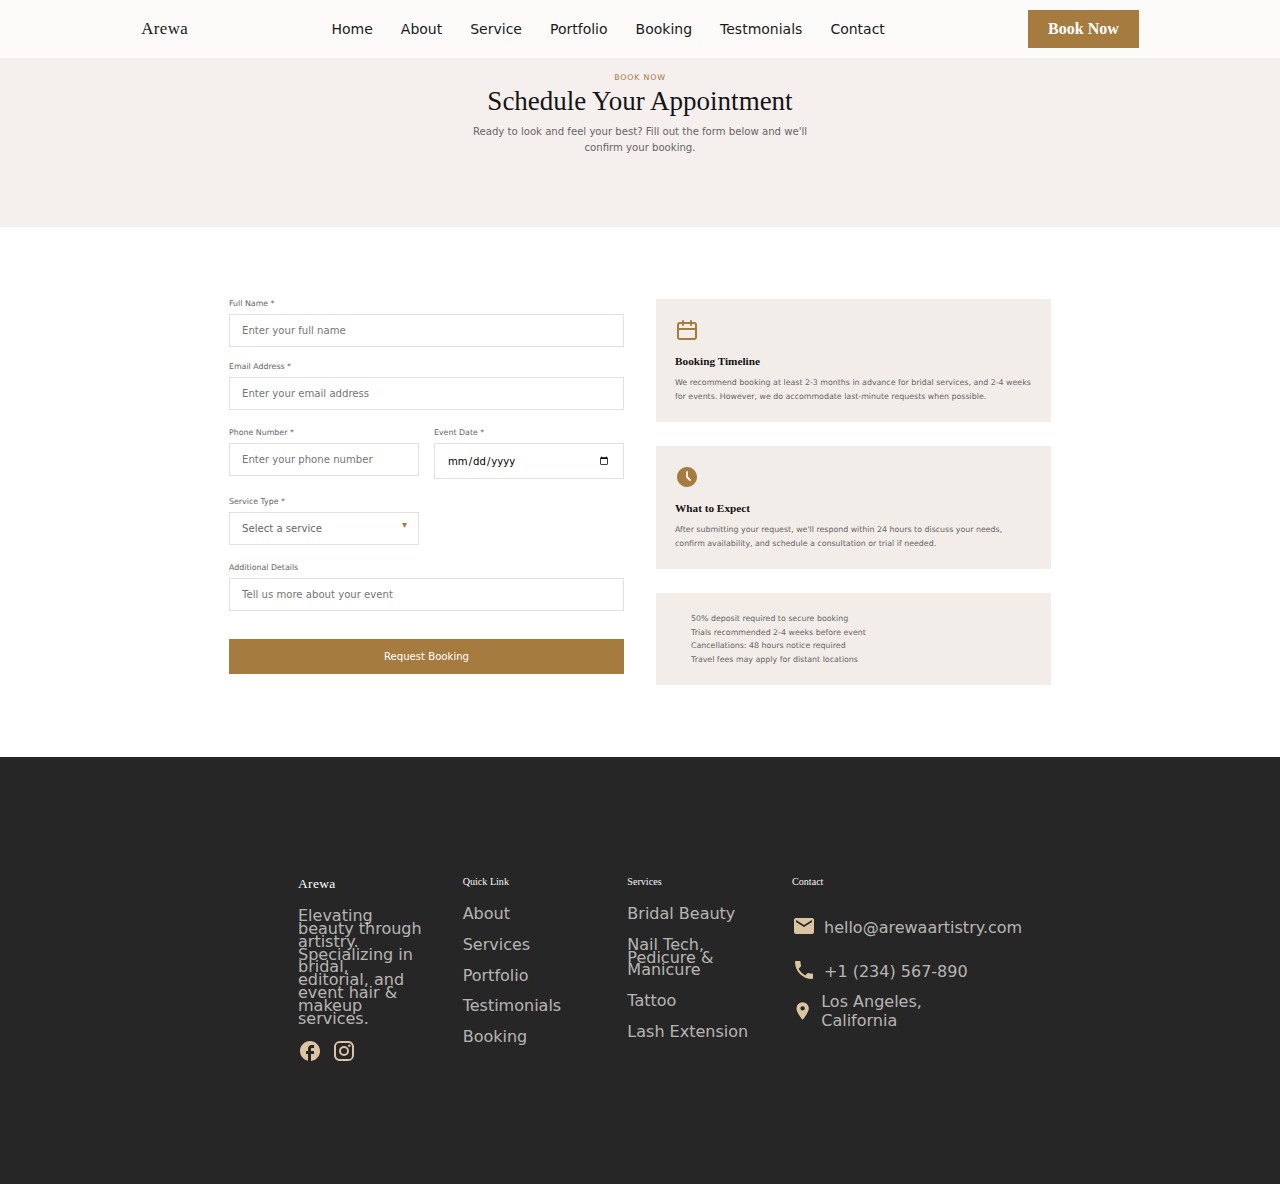
<file: booking.html>
<!DOCTYPE html>
<html lang="en">
<head>
    <meta charset="UTF-8">
    <meta name="viewport" content="width=device-width, initial-scale=1.0">
    <title>Document</title>
    <link rel="stylesheet" href="about.css">
    <link rel="stylesheet" href="service.css">
    <link rel="stylesheet" href="style.css">
    <link rel="stylesheet" href="booking.css">
</head>
<body>
    <nav class="Header_section">
    <a href="index.html" class="font">Arewa</a> 
        <!-- <img src="" alt=""> -->
<div class="header_cxt"  id="navLinks">
<a href="index.html">Home</a>
<a href="About.html">About</a>
<a href="service.html">Service</a>
<a href="portfolio.html">Portfolio</a>
<a href="booking.html">Booking</a>
<a href="Testimonials.html">Testmonials</a>
<a href="contact.html">Contact</a>
</div>
<a href="#" class="book_btn">Book Now</a>
 <div class="hamburger" id="hamburger">
    <span></span>
    <span></span>
    <span></span>
  </div>
    </nav>
    <!-- Booking Heading Section -->
      <section class="bout_service_section">
        <div class="service_div">
     <p class="p_story">Book Now</p>
     <h2>Schedule Your Appointment</h2>
     <p>Ready to look and feel your best? Fill out the form below and we'll confirm your booking.</p>
        </div>
     </section>
     <!-- Form Booking Section -->
      <section class="form_booking_section">
        <div class="form_booking_div">
            <div class="form_booking_grid">
<form action="https://formspree.io/f/mreeeqpn" method="POST" class="form_request">
  <div class="input_text">
    <div>
      <label>Full Name *</label>
      <input type="text" name="full_name" placeholder="Enter your full name" required>
    </div>
    <div>
      <label>Email Address *</label>
      <input type="email" name="email" placeholder="Enter your email address" required>
    </div>
  </div>

  <div class="input_text">
    <div>
      <label>Phone Number *</label>
      <input type="tel" name="phone" placeholder="Enter your phone number" required>
    </div>
    <div>
      <label>Event Date *</label>
      <input type="date" name="event_date" required>
    </div>
  </div>

  <div class="input_text service_type">
    <div>
      <label>Service Type *</label>
      <select name="service_type" required>
        <option value="">Select a service</option>
        <option>Bridal Hair & Makeup</option>
        <option>Event Hair Styling</option>
        <option>Makeup Application</option>
        <option>Lash Extensions</option>
        <option>Nail Tech (Manicure & Pedicure)</option>
        <option>Tattoo</option>
        <option>Editorial / Photoshoot</option>
      </select>
    </div>
  </div>

  <div class="input_text">
    <div>
      <label>Additional Details</label>
      <input type="text" name="additional_details" placeholder="Tell us more about your event">
    </div>
  </div>

  <button>Request Booking</button>
  <input type="hidden" name="_redirect" value="thank-you.html">
</form>

            <!-- Booking Timeline,What to Expect&Policies -->
             <div class="form_policy_inner_div">
<div class="policy">
    <svg xmlns="http://www.w3.org/2000/svg" width="24" height="24" viewBox="0 0 24 24"><path fill="rgb(166, 123, 63)" d="M19 4h-2V3a1 1 0 0 0-2 0v1H9V3a1 1 0 0 0-2 0v1H5a3 3 0 0 0-3 3v12a3 3 0 0 0 3 3h14a3 3 0 0 0 3-3V7a3 3 0 0 0-3-3m1 15a1 1 0 0 1-1 1H5a1 1 0 0 1-1-1v-7h16Zm0-9H4V7a1 1 0 0 1 1-1h2v1a1 1 0 0 0 2 0V6h6v1a1 1 0 0 0 2 0V6h2a1 1 0 0 1 1 1Z"/></svg>
    <h3>Booking Timeline</h3>
    <p>We recommend booking at least 2-3 months in advance for bridal services, and 2-4 weeks for events. However, we do accommodate last-minute requests when possible.</p>
</div>
<!-- what to expect -->
 <div class="policy">
<svg xmlns="http://www.w3.org/2000/svg" width="24" height="24" viewBox="0 0 24 24"><g fill="none"><path d="m12.593 23.258l-.011.002l-.071.035l-.02.004l-.014-.004l-.071-.035q-.016-.005-.024.005l-.004.01l-.017.428l.005.02l.01.013l.104.074l.015.004l.012-.004l.104-.074l.012-.016l.004-.017l-.017-.427q-.004-.016-.017-.018m.265-.113l-.013.002l-.185.093l-.01.01l-.003.011l.018.43l.005.012l.008.007l.201.093q.019.005.029-.008l.004-.014l-.034-.614q-.005-.018-.02-.022m-.715.002a.02.02 0 0 0-.027.006l-.006.014l-.034.614q.001.018.017.024l.015-.002l.201-.093l.01-.008l.004-.011l.017-.43l-.003-.012l-.01-.01z"/><path fill="rgb(166, 123, 63)" d="M12 2c5.523 0 10 4.477 10 10s-4.477 10-10 10S2 17.523 2 12S6.477 2 12 2m0 4a1 1 0 0 0-1 1v5a1 1 0 0 0 .293.707l3 3a1 1 0 0 0 1.414-1.414L13 11.586V7a1 1 0 0 0-1-1"/></g></svg>    <h3>What to Expect</h3>
    <p>After submitting your request, we'll respond within 24 hours to discuss your needs, confirm availability, and schedule a consultation or trial if needed.</p>
             </div>
<!-- Policy -->
 <div class="policy">
<ul>
    <li> 50% deposit required to secure booking</li>
    <li> Trials recommended 2-4 weeks before event</li>
    <li> Cancellations: 48 hours notice required</li>
    <li> Travel fees may apply for distant locations</li>
</ul>
</div>
            </div>
        </div>
      </section>
      <!-- Footer -->
         <footer class="footer">
            <!-- <div class="footer_heading_txt">
                <h2>Ready to Feel Beautiful?</h2>
                <p>Let's create something beautiful together. Book your consultation today and discover the BelleArtistry difference.</p>
                 <a href="#" class="book">Book Your Appointment<svg xmlns="http://www.w3.org/2000/svg" width="12" height="24" viewBox="0 0 12 24"><path fill="rgb(255, 255, 255)" fill-rule="evenodd" d="M10.157 12.711L4.5 18.368l-1.414-1.414l4.95-4.95l-4.95-4.95L4.5 5.64l5.657 5.657a1 1 0 0 1 0 1.414"/></svg></a>
            </div> -->
            <div class="footer_links">
<div class="grid_link">
    <div class="logo_div_footer">
<a href="#" class="font_footer">Arewa</a> 
<p>Elevating beauty through artistry. Specializing in bridal, editorial, and event hair & makeup services.</p>
<div class="footer_icon">
    <a href="#"><svg xmlns="http://www.w3.org/2000/svg" width="24" height="24" viewBox="0 0 24 24"><path fill="rgb(219, 196, 162)" d="M22 12c0-5.52-4.48-10-10-10S2 6.48 2 12c0 4.84 3.44 8.87 8 9.8V15H8v-3h2V9.5C10 7.57 11.57 6 13.5 6H16v3h-2c-.55 0-1 .45-1 1v2h3v3h-3v6.95c5.05-.5 9-4.76 9-9.95"/></svg></a>
    <a href="#"><svg xmlns="http://www.w3.org/2000/svg" width="24" height="24" viewBox="0 0 24 24"><path fill="rgb(219, 196, 162)" d="M7.8 2h8.4C19.4 2 22 4.6 22 7.8v8.4a5.8 5.8 0 0 1-5.8 5.8H7.8C4.6 22 2 19.4 2 16.2V7.8A5.8 5.8 0 0 1 7.8 2m-.2 2A3.6 3.6 0 0 0 4 7.6v8.8C4 18.39 5.61 20 7.6 20h8.8a3.6 3.6 0 0 0 3.6-3.6V7.6C20 5.61 18.39 4 16.4 4zm9.65 1.5a1.25 1.25 0 0 1 1.25 1.25A1.25 1.25 0 0 1 17.25 8A1.25 1.25 0 0 1 16 6.75a1.25 1.25 0 0 1 1.25-1.25M12 7a5 5 0 0 1 5 5a5 5 0 0 1-5 5a5 5 0 0 1-5-5a5 5 0 0 1 5-5m0 2a3 3 0 0 0-3 3a3 3 0 0 0 3 3a3 3 0 0 0 3-3a3 3 0 0 0-3-3"/></svg></a>
</div>
    </div>
    <!-- Quick Link -->
    <div class="general_footer">
        <h4>Quick Link</h4>
        <a href="About.html">About</a>
        <a href="service.html">Services</a>
        <a href="portfolio.html">Portfolio</a>
        <a href="Testimonials.html">Testimonials</a>
        <a href="booking.html">Booking</a>
    </div>
    <!-- Service -->
      <div class="general_footer">
        <h4>Services</h4>
        <a href="#">Bridal Beauty</a>
        <a href="#">Nail Tech, Pedicure & Manicure</a>
        <a href="#">Tattoo</a>
        <a href="#">Lash Extension</a>
    </div>
    <!-- Contact -->
     <div class="general_footer">
    <h4>Contact</h4>
    <ul>
        <li><svg xmlns="http://www.w3.org/2000/svg" width="24" height="24" viewBox="0 0 24 24"><path fill="rgb(219, 196, 162)" d="m20 8l-8 5l-8-5V6l8 5l8-5m0-2H4c-1.11 0-2 .89-2 2v12a2 2 0 0 0 2 2h16a2 2 0 0 0 2-2V6a2 2 0 0 0-2-2"/></svg> <a href="#">hello@arewaartistry.com</a></li>
        <li><svg xmlns="http://www.w3.org/2000/svg" width="24" height="24" viewBox="0 0 24 24"><path fill="rgb(219, 196, 162)" d="M6.62 10.79c1.44 2.83 3.76 5.14 6.59 6.59l2.2-2.2c.27-.27.67-.36 1.02-.24c1.12.37 2.33.57 3.57.57c.55 0 1 .45 1 1V20c0 .55-.45 1-1 1c-9.39 0-17-7.61-17-17c0-.55.45-1 1-1h3.5c.55 0 1 .45 1 1c0 1.25.2 2.45.57 3.57c.11.35.03.74-.25 1.02z"/></svg><a href="#">+1 (234) 567-890</a></li>
        <li><svg xmlns="http://www.w3.org/2000/svg" width="24" height="24" viewBox="0 0 24 24"><path fill="rgb(219, 196, 162)" d="M12 11.5A2.5 2.5 0 0 1 9.5 9A2.5 2.5 0 0 1 12 6.5A2.5 2.5 0 0 1 14.5 9a2.5 2.5 0 0 1-2.5 2.5M12 2a7 7 0 0 0-7 7c0 5.25 7 13 7 13s7-7.75 7-13a7 7 0 0 0-7-7"/></svg><p class="la">Los Angeles, California</p></li>
    </ul>
     </div>
</div>
            </div>
         </footer>
      <script src="index.js"></script>
</body>
</html>
</file>
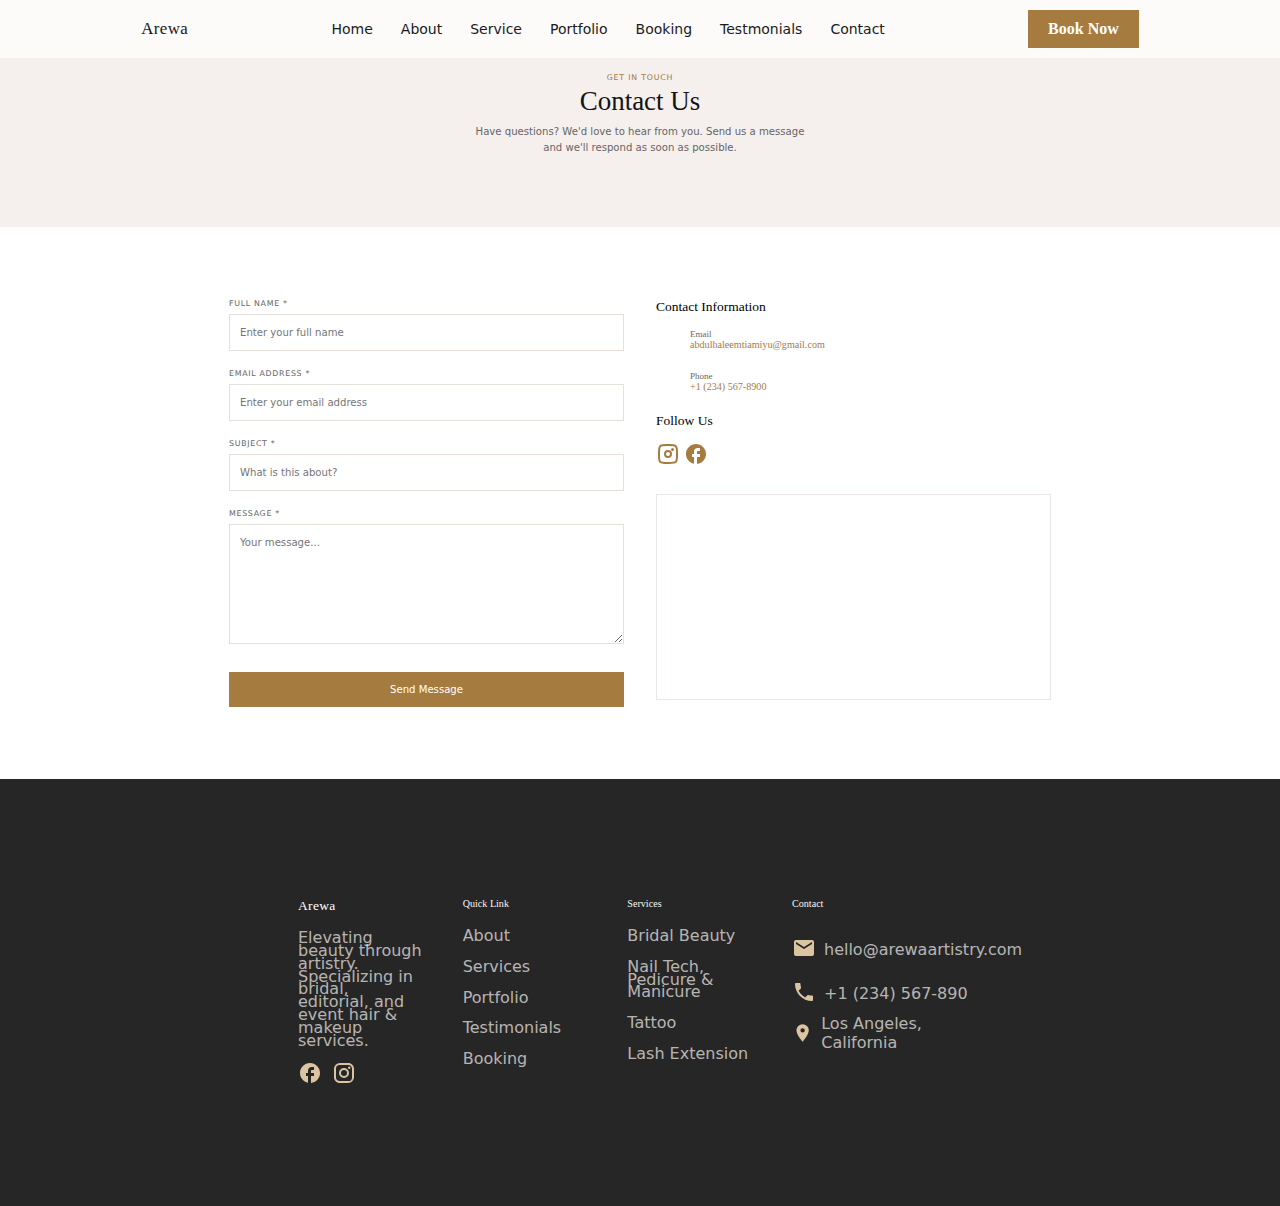
<file: contact.html>
<!DOCTYPE html>
<html lang="en">
<head>
    <meta charset="UTF-8">
    <meta name="viewport" content="width=device-width, initial-scale=1.0">
    <title>Document</title>
     <link rel="stylesheet" href="about.css">
    <link rel="stylesheet" href="service.css">
    <link rel="stylesheet" href="style.css">
    <link rel="stylesheet" href="contact.css">
</head>
<body>
     <nav class="Header_section">
    <a href="#" class="font">Arewa</a> 
        <!-- <img src="" alt=""> -->
<div class="header_cxt"  id="navLinks">
<a href="index.html">Home</a>
<a href="About.html">About</a>
<a href="service.html">Service</a>
<a href="portfolio.html">Portfolio</a>
<a href="booking.html">Booking</a>
<a href="Testimonials.html">Testmonials</a>
<a href="contact.html">Contact</a>
</div>
<a href="booking.html" class="book_btn">Book Now</a>
 <div class="hamburger" id="hamburger">
    <span></span>
    <span></span>
    <span></span>
  </div>
    </nav>
    <!-- Contact Heading Section -->
      <section class="bout_service_section">
        <div class="service_div">
     <p class="p_story">Get in Touch</p>
     <h2>Contact Us</h2>
     <p>Have questions? We'd love to hear from you. Send us a message and we'll respond as soon as possible.</p>
        </div>
     </section>
     <!-- Section Contact Us Section -->
      <section class="contact_section">
<div class="contact_div">
    <div class="contact_div_grid">
       <form class="contact_request" action="https://formspree.io/f/XXXXXXX" method="POST">

  <div class="input_text">
    <div>
      <label>Full Name *</label>
      <input type="text" name="full_name" placeholder="Enter your full name" required>
    </div>

    <div>
      <label>Email Address *</label>
      <input type="email" name="email" placeholder="Enter your email address" required>
    </div>

    <div>
      <label>Subject *</label>
      <input type="text" name="subject" placeholder="What is this about?" required>
    </div>

    <div>
      <label>Message *</label>
      <textarea name="message" placeholder="Your message..." required></textarea>
    </div>
  </div>

  <button type="submit">Send Message</button>

  <input type="hidden" name="_subject" value="New Contact Message">
</form>
        <div class="more_info">
            <div>
                <h3>Contact Information</h3>
                <!-- Email div -->
               <div class="flex_icon_txt_moreinfo">
  <svg xmlns="http://www.w3.org/2000/svg" width="24" height="24" viewBox="0 0 24 24">...</svg>

  <div class="info_text">
    <p>Email</p>
    <a href="mailto:abdulhaleemtiamiyu@gmail.com">abdulhaleemtiamiyu@gmail.com</a>
  </div>
</div>

                <!-- Phone div -->
<div class="flex_icon_txt_moreinfo">
  <svg xmlns="http://www.w3.org/2000/svg" width="24" height="24">...</svg>

  <div class="info_text">
    <p>Phone</p>
    <a href="tel:+12345678900">+1 (234) 567-8900</a>
  </div>
</div>

                <div>
                    <h3>Follow Us</h3>
                    <a href="#"><svg xmlns="http://www.w3.org/2000/svg" width="24" height="24" viewBox="0 0 24 24"><g fill="none"><path stroke="rgb(166, 123, 63)" stroke-width="2" d="M3 11c0-3.771 0-5.657 1.172-6.828S7.229 3 11 3h2c3.771 0 5.657 0 6.828 1.172S21 7.229 21 11v2c0 3.771 0 5.657-1.172 6.828S16.771 21 13 21h-2c-3.771 0-5.657 0-6.828-1.172S3 16.771 3 13z"/><circle cx="16.5" cy="7.5" r="1.5" fill="rgb(166, 123, 63)"/><circle cx="12" cy="12" r="3" stroke="rgb(166, 123, 63)" stroke-width="2"/></g></svg></a>
                    <a href="#"><svg xmlns="http://www.w3.org/2000/svg" width="24" height="24" viewBox="0 0 24 24"><path fill="rgb(166, 123, 63)" d="M22 12c0-5.52-4.48-10-10-10S2 6.48 2 12c0 4.84 3.44 8.87 8 9.8V15H8v-3h2V9.5C10 7.57 11.57 6 13.5 6H16v3h-2c-.55 0-1 .45-1 1v2h3v3h-3v6.95c5.05-.5 9-4.76 9-9.95"/></svg></a>
                </div>
                <div class="map_container">
  <iframe
    src="https://www.google.com/maps?q=New%20York&t=&z=13&ie=UTF8&iwloc=&output=embed"
    loading="lazy"
    referrerpolicy="no-referrer-when-downgrade">
  </iframe>
</div>

            </div>
        </div>
    </div>
</div>
      </section>
        <!-- Footer -->
         <footer class="footer">
            <!-- <div class="footer_heading_txt">
                <h2>Ready to Feel Beautiful?</h2>
                <p>Let's create something beautiful together. Book your consultation today and discover the BelleArtistry difference.</p>
                 <a href="#" class="book">Book Your Appointment<svg xmlns="http://www.w3.org/2000/svg" width="12" height="24" viewBox="0 0 12 24"><path fill="rgb(255, 255, 255)" fill-rule="evenodd" d="M10.157 12.711L4.5 18.368l-1.414-1.414l4.95-4.95l-4.95-4.95L4.5 5.64l5.657 5.657a1 1 0 0 1 0 1.414"/></svg></a>
            </div> -->
            <div class="footer_links">
<div class="grid_link">
    <div class="logo_div_footer">
<a href="#" class="font_footer">Arewa</a> 
<p>Elevating beauty through artistry. Specializing in bridal, editorial, and event hair & makeup services.</p>
<div class="footer_icon">
    <a href="#"><svg xmlns="http://www.w3.org/2000/svg" width="24" height="24" viewBox="0 0 24 24"><path fill="rgb(219, 196, 162)" d="M22 12c0-5.52-4.48-10-10-10S2 6.48 2 12c0 4.84 3.44 8.87 8 9.8V15H8v-3h2V9.5C10 7.57 11.57 6 13.5 6H16v3h-2c-.55 0-1 .45-1 1v2h3v3h-3v6.95c5.05-.5 9-4.76 9-9.95"/></svg></a>
    <a href="#"><svg xmlns="http://www.w3.org/2000/svg" width="24" height="24" viewBox="0 0 24 24"><path fill="rgb(219, 196, 162)" d="M7.8 2h8.4C19.4 2 22 4.6 22 7.8v8.4a5.8 5.8 0 0 1-5.8 5.8H7.8C4.6 22 2 19.4 2 16.2V7.8A5.8 5.8 0 0 1 7.8 2m-.2 2A3.6 3.6 0 0 0 4 7.6v8.8C4 18.39 5.61 20 7.6 20h8.8a3.6 3.6 0 0 0 3.6-3.6V7.6C20 5.61 18.39 4 16.4 4zm9.65 1.5a1.25 1.25 0 0 1 1.25 1.25A1.25 1.25 0 0 1 17.25 8A1.25 1.25 0 0 1 16 6.75a1.25 1.25 0 0 1 1.25-1.25M12 7a5 5 0 0 1 5 5a5 5 0 0 1-5 5a5 5 0 0 1-5-5a5 5 0 0 1 5-5m0 2a3 3 0 0 0-3 3a3 3 0 0 0 3 3a3 3 0 0 0 3-3a3 3 0 0 0-3-3"/></svg></a>
</div>
    </div>
    <!-- Quick Link -->
    <div class="general_footer">
        <h4>Quick Link</h4>
        <a href="About.html">About</a>
        <a href="service.html">Services</a>
        <a href="portfolio.html">Portfolio</a>
        <a href="Testimonials.html">Testimonials</a>
        <a href="booking.html">Booking</a>
    </div>
    <!-- Service -->
      <div class="general_footer">
        <h4>Services</h4>
        <a href="#">Bridal Beauty</a>
        <a href="#">Nail Tech, Pedicure & Manicure</a>
        <a href="#">Tattoo</a>
        <a href="#">Lash Extension</a>
    </div>
    <!-- Contact -->
     <div class="general_footer">
    <h4>Contact</h4>
    <ul>
        <li><svg xmlns="http://www.w3.org/2000/svg" width="24" height="24" viewBox="0 0 24 24"><path fill="rgb(219, 196, 162)" d="m20 8l-8 5l-8-5V6l8 5l8-5m0-2H4c-1.11 0-2 .89-2 2v12a2 2 0 0 0 2 2h16a2 2 0 0 0 2-2V6a2 2 0 0 0-2-2"/></svg> <a href="#">hello@arewaartistry.com</a></li>
        <li><svg xmlns="http://www.w3.org/2000/svg" width="24" height="24" viewBox="0 0 24 24"><path fill="rgb(219, 196, 162)" d="M6.62 10.79c1.44 2.83 3.76 5.14 6.59 6.59l2.2-2.2c.27-.27.67-.36 1.02-.24c1.12.37 2.33.57 3.57.57c.55 0 1 .45 1 1V20c0 .55-.45 1-1 1c-9.39 0-17-7.61-17-17c0-.55.45-1 1-1h3.5c.55 0 1 .45 1 1c0 1.25.2 2.45.57 3.57c.11.35.03.74-.25 1.02z"/></svg><a href="#">+1 (234) 567-890</a></li>
        <li><svg xmlns="http://www.w3.org/2000/svg" width="24" height="24" viewBox="0 0 24 24"><path fill="rgb(219, 196, 162)" d="M12 11.5A2.5 2.5 0 0 1 9.5 9A2.5 2.5 0 0 1 12 6.5A2.5 2.5 0 0 1 14.5 9a2.5 2.5 0 0 1-2.5 2.5M12 2a7 7 0 0 0-7 7c0 5.25 7 13 7 13s7-7.75 7-13a7 7 0 0 0-7-7"/></svg><p class="la">Los Angeles, California</p></li>
    </ul>
     </div>
</div>
            </div>
         </footer>
    <script src="index.js"></script>
</body>
</html>
</file>
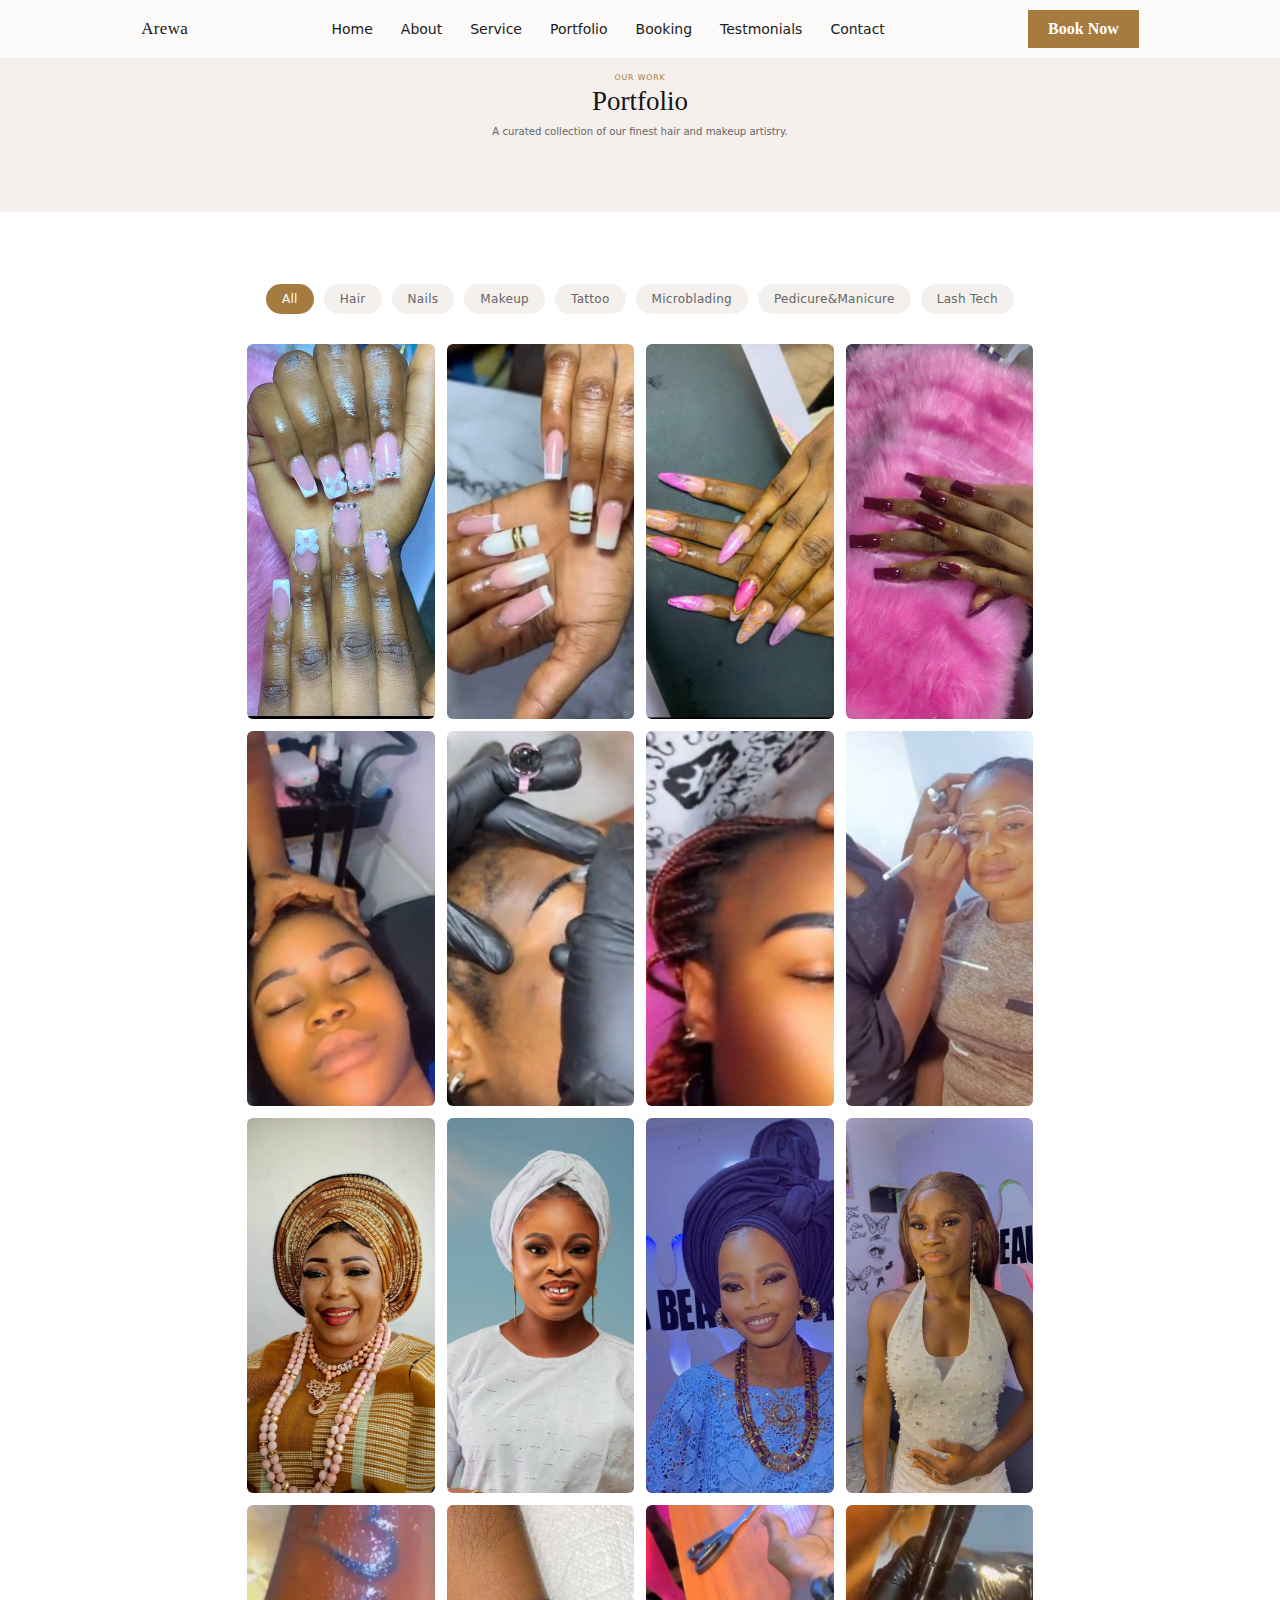
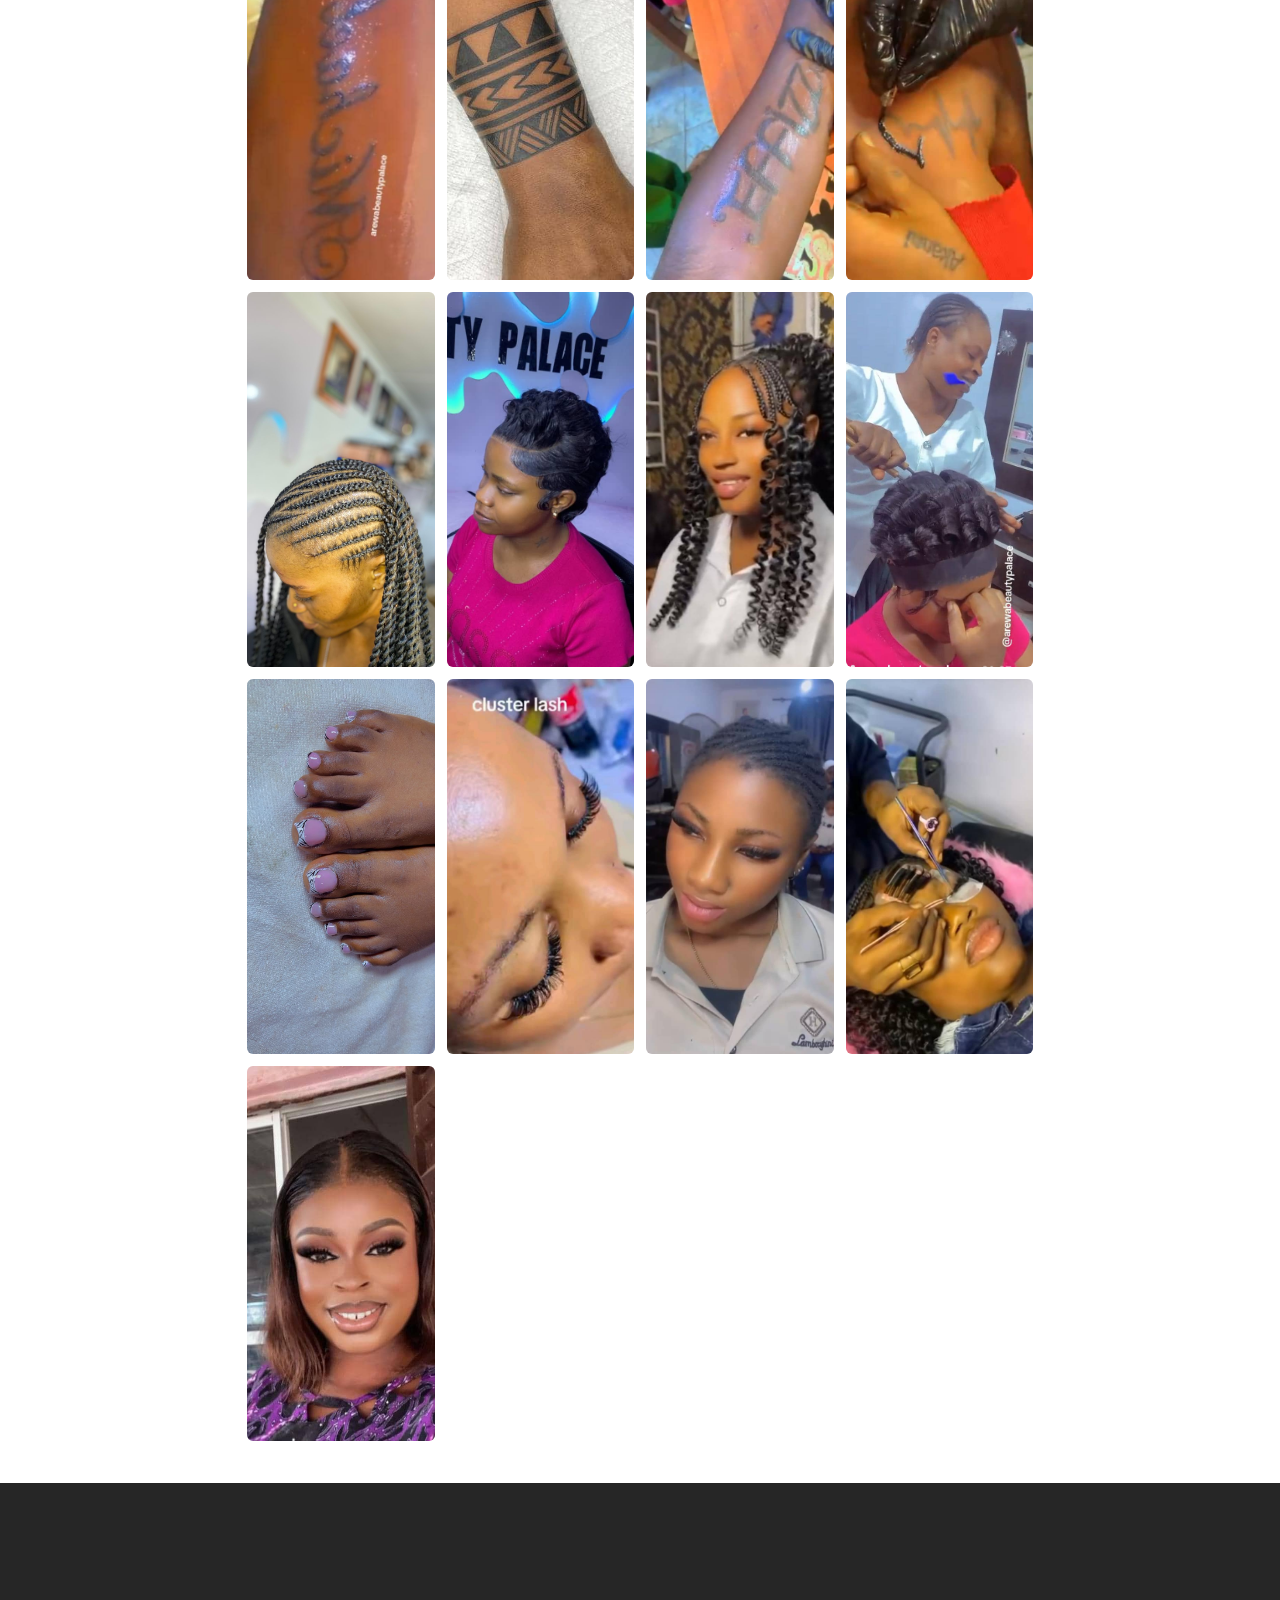
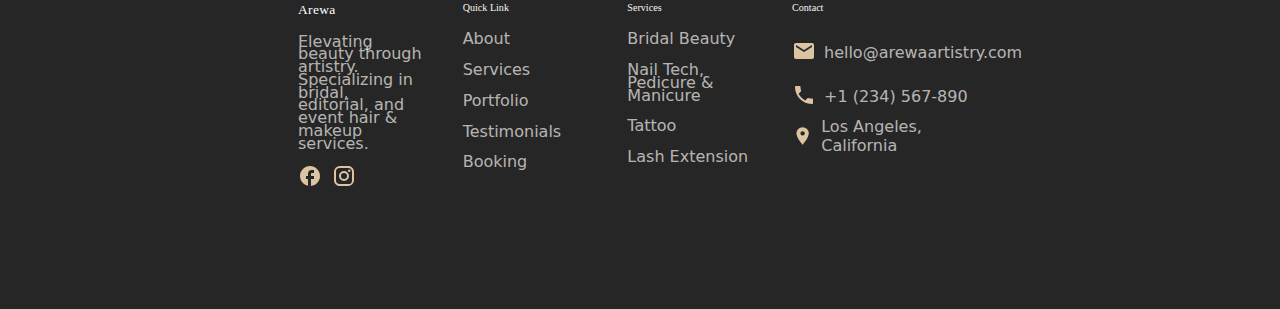
<file: portfolio.html>
<!DOCTYPE html>
<html lang="en">
<head>
    <meta charset="UTF-8">
    <meta name="viewport" content="width=device-width, initial-scale=1.0">
    <title>Document</title>
    <link rel="stylesheet" href="style.css">
    <link rel="stylesheet" href="portfolio.css">
    <link rel="stylesheet" href="about.css">
</head>
<body>
     <nav class="Header_section">
    <a href="index.html" class="font">Arewa</a> 
        <!-- <img src="" alt=""> -->
<div class="header_cxt"  id="navLinks">
<a href="index.html">Home</a>
<a href="About.html">About</a>
<a href="service.html">Service</a>
<a href="portfolio.html">Portfolio</a>
<a href="booking.html">Booking</a>
<a href="Testimonials.html">Testmonials</a>
<a href="contact.html">Contact</a>
</div>
<a href="booking.html" class="book_btn">Book Now</a>
 <div class="hamburger" id="hamburger">
    <span></span>
    <span></span>
    <span></span>
  </div>
    </nav> 
        <!-- Portfolio Heading Text -->
     <section class="bout_service_section">
        <div class="service_div">
     <p class="p_story">Our Work</p>
     <h2>Portfolio</h2>
     <p>A curated collection of our finest hair and makeup artistry.</p>
        </div>
     </section>
     <!-- Portfolio Display -->
      <section class="portfolio_display_section">
    <div class="portfolio_display_div">
<div class="portfolio_category_flex">
 <button type="button" class="cart active" data-filter="all">All</button>
  <button type="button" class="cart" data-filter="hair">Hair</button>
  <button type="button" class="cart" data-filter="nails">Nails</button>
  <button type="button" class="cart" data-filter="makeup">Makeup</button>
  <button type="button" class="cart" data-filter="tattoo">Tattoo</button>
  <button type="button" class="cart" data-filter="microblading">Microblading</button>
  <button type="button" class="cart" data-filter="pedicure">Pedicure&Manicure</button>
  <button type="button" class="cart" data-filter="lash">Lash Tech</button>
</div>
<div class="portfolio_display_img">
    <!-- 1 -->
<div class="img_portfolio_display_inner_div" data-category="nails">
<img src="images/WhatsApp Image 2026-01-17 at 22.57.23.jpeg" alt="Nails">
<div class="portfolio_overlay">Nails</div>
</div>
<!-- 2 -->
<div class="img_portfolio_display_inner_div" data-category="nails">
<img src="images/WhatsApp Image 2026-01-17 at 22.57.22.jpeg" alt="Nails">
<div class="portfolio_overlay">Nails</div>
</div>
<!-- 3 -->
<div class="img_portfolio_display_inner_div" data-category="nails">
<img src="images/WhatsApp Image 2026-01-17 at 22.57.22 (1).jpeg" alt="Nails">
<div class="portfolio_overlay">Nails</div>
</div>
<!-- 4 -->
<div class="img_portfolio_display_inner_div" data-category="nails">
<img src="images/WhatsApp Image 2026-01-14 at 13.23.14.jpeg" alt="Nails">
<div class="portfolio_overlay">Nails</div>
</div>
<!-- 5 -->
<div class="img_portfolio_display_inner_div" data-category="microblading">
<img src="images/WhatsApp Image 2026-01-17 at 23.31.20.jpeg" alt="Microblading">
<div class="portfolio_overlay">Microblading</div>
</div>
<!-- 6 -->
<div class="img_portfolio_display_inner_div" data-category="microblading">
<img src="images/WhatsApp Image 2026-01-17 at 23.31.20 (2).jpeg" alt="Microblading">
<div class="portfolio_overlay">Microblading</div>
</div>
<!-- 7 -->
<div class="img_portfolio_display_inner_div" data-category="microblading">
<img src="images/WhatsApp Image 2026-01-17 at 23.31.20 (1).jpeg" alt="Microblading">
<div class="portfolio_overlay">Microblading</div>
</div>
<!-- 8 -->
<div class="img_portfolio_display_inner_div" data-category="microblading">
<img src="images/WhatsApp Image 2026-01-17 at 23.31.19.jpeg" alt="Microblading">
<div class="portfolio_overlay">Microblading</div>
</div>
<!-- 9 -->
<div class="img_portfolio_display_inner_div" data-category="makeup">
<img src="images/WhatsApp Image 2026-01-14 at 13.23.14 (1).jpeg" alt="Makeup">
<div class="portfolio_overlay">Makeup</div>
</div>
<!-- 10 -->
<div class="img_portfolio_display_inner_div" data-category="makeup">
<img src="images/WhatsApp Image 2026-01-17 at 22.22.19 (1).jpeg" alt="Makeup">
<div class="portfolio_overlay">Makeup</div>
</div>
<!-- 11 -->
<div class="img_portfolio_display_inner_div" data-category="makeup">
<img src="images/WhatsApp Image 2026-01-17 at 22.25.14.jpeg" alt="Makeup">
<div class="portfolio_overlay">Makeup</div>
</div>
<!-- 12 -->
<div class="img_portfolio_display_inner_div" data-category="makeup">
<img src="images/WhatsApp Image 2026-01-17 at 22.59.09.jpeg" alt="Makeup">
<div class="portfolio_overlay">Makeup</div>
</div>
<!-- 13 -->
 <div class="img_portfolio_display_inner_div" data-category="tattoo">
<img src="images/WhatsApp Image 2026-01-17 at 22.50.26 (2).jpeg" alt="Tattoo">
<div class="portfolio_overlay">Tattoo</div>
</div>
<!-- 14 -->
 <div class="img_portfolio_display_inner_div" data-category="tattoo">
<img src="images/WhatsApp Image 2026-01-17 at 22.50.26 (1).jpeg" alt="Tattoo">
<div class="portfolio_overlay">Tattoo</div>
</div>
<!-- 16 -->
 <div class="img_portfolio_display_inner_div" data-category="tattoo">
<img src="images/WhatsApp Image 2026-01-17 at 22.50.24.jpeg" alt="Tattoo">
<div class="portfolio_overlay">Tattoo</div>
</div>
<!-- 17 -->
<div class="img_portfolio_display_inner_div" data-category="tattoo">
<img src="images/WhatsApp Image 2026-01-17 at 22.50.25.jpeg" alt="Tattoo">
<div class="portfolio_overlay">Tattoo</div>
</div>
<!-- 18 -->
 <div class="img_portfolio_display_inner_div" data-category="hair">
<img src="images/WhatsApp Image 2026-01-14 at 13.23.12.jpeg" alt="Hair Salon">
<div class="portfolio_overlay">Hair</div>
</div>
<!-- 19 -->
 <div class="img_portfolio_display_inner_div" data-category="hair">
<img src="images/WhatsApp Image 2026-01-14 at 13.23.13.jpeg" alt="Hair Salon">
<div class="portfolio_overlay">Hair</div>
</div>
<!-- 20 -->
 <div class="img_portfolio_display_inner_div" data-category="hair">
<img src="images/WhatsApp Image 2026-01-17 at 22.33.59.jpeg" alt="Haie Salon">
<div class="portfolio_overlay">Hair</div>
</div>
<!-- 21 -->
 <div class="img_portfolio_display_inner_div" data-category="hair">
<img src="images/WhatsApp Image 2026-01-17 at 22.34.00.jpeg" alt="Hair Salon">
<div class="portfolio_overlay">Hair</div>
</div>
<!-- 22 -->
 <div class="img_portfolio_display_inner_div" data-category="pedicure">
<img src="images/WhatsApp Image 2026-01-17 at 22.57.23 (3).jpeg" alt="Pedicure">
<div class="portfolio_overlay">Pedicure</div>
</div>
<!-- 23 -->
 <div class="img_portfolio_display_inner_div" data-category="lash">
<img src="images/WhatsApp Image 2026-01-17 at 23.06.19.jpeg" alt="Lash">
<div class="portfolio_overlay">Lash</div>
</div>
<!-- 24 -->
 <div class="img_portfolio_display_inner_div" data-category="lash">
<img src="images/WhatsApp Image 2026-01-17 at 23.06.19 (1).jpeg" alt="Lash">
<div class="portfolio_overlay">Lash</div>
</div>
<!-- 25 -->
 <div class="img_portfolio_display_inner_div" data-category="lash">
<img src="images/WhatsApp Image 2026-01-17 at 23.06.18.jpeg" alt="Lash">
<div class="portfolio_overlay">Lash</div>
</div>
<!-- 26 -->
 <div class="img_portfolio_display_inner_div" data-category="lash">
<img src="images/WhatsApp Image 2026-01-17 at 22.59.12.jpeg" alt="Lash">
<div class="portfolio_overlay">Lash</div>
</div> 
</div>
    </div>
      </section>
         <!-- Footer -->
         <footer class="footer">
            <!-- <div class="footer_heading_txt">
                <h2>Ready to Feel Beautiful?</h2>
                <p>Let's create something beautiful together. Book your consultation today and discover the BelleArtistry difference.</p>
                 <a href="#" class="book">Book Your Appointment<svg xmlns="http://www.w3.org/2000/svg" width="12" height="24" viewBox="0 0 12 24"><path fill="rgb(255, 255, 255)" fill-rule="evenodd" d="M10.157 12.711L4.5 18.368l-1.414-1.414l4.95-4.95l-4.95-4.95L4.5 5.64l5.657 5.657a1 1 0 0 1 0 1.414"/></svg></a>
            </div> -->
            <div class="footer_links">
<div class="grid_link">
    <div class="logo_div_footer">
<a href="#" class="font_footer">Arewa</a> 
<p>Elevating beauty through artistry. Specializing in bridal, editorial, and event hair & makeup services.</p>
<div class="footer_icon">
    <a href="#"><svg xmlns="http://www.w3.org/2000/svg" width="24" height="24" viewBox="0 0 24 24"><path fill="rgb(219, 196, 162)" d="M22 12c0-5.52-4.48-10-10-10S2 6.48 2 12c0 4.84 3.44 8.87 8 9.8V15H8v-3h2V9.5C10 7.57 11.57 6 13.5 6H16v3h-2c-.55 0-1 .45-1 1v2h3v3h-3v6.95c5.05-.5 9-4.76 9-9.95"/></svg></a>
    <a href="#"><svg xmlns="http://www.w3.org/2000/svg" width="24" height="24" viewBox="0 0 24 24"><path fill="rgb(219, 196, 162)" d="M7.8 2h8.4C19.4 2 22 4.6 22 7.8v8.4a5.8 5.8 0 0 1-5.8 5.8H7.8C4.6 22 2 19.4 2 16.2V7.8A5.8 5.8 0 0 1 7.8 2m-.2 2A3.6 3.6 0 0 0 4 7.6v8.8C4 18.39 5.61 20 7.6 20h8.8a3.6 3.6 0 0 0 3.6-3.6V7.6C20 5.61 18.39 4 16.4 4zm9.65 1.5a1.25 1.25 0 0 1 1.25 1.25A1.25 1.25 0 0 1 17.25 8A1.25 1.25 0 0 1 16 6.75a1.25 1.25 0 0 1 1.25-1.25M12 7a5 5 0 0 1 5 5a5 5 0 0 1-5 5a5 5 0 0 1-5-5a5 5 0 0 1 5-5m0 2a3 3 0 0 0-3 3a3 3 0 0 0 3 3a3 3 0 0 0 3-3a3 3 0 0 0-3-3"/></svg></a>
</div>
    </div>
    <!-- Quick Link -->
    <div class="general_footer">
        <h4>Quick Link</h4>
        <a href="About.html">About</a>
        <a href="service.html">Services</a>
        <a href="portfolio.html">Portfolio</a>
        <a href="Testimonials.html">Testimonials</a>
        <a href="booking.html">Booking</a>
    </div>
    <!-- Service -->
      <div class="general_footer">
        <h4>Services</h4>
        <a href="#">Bridal Beauty</a>
        <a href="#">Nail Tech, Pedicure & Manicure</a>
        <a href="#">Tattoo</a>
        <a href="#">Lash Extension</a>
    </div>
    <!-- Contact -->
     <div class="general_footer">
    <h4>Contact</h4>
    <ul>
        <li><svg xmlns="http://www.w3.org/2000/svg" width="24" height="24" viewBox="0 0 24 24"><path fill="rgb(219, 196, 162)" d="m20 8l-8 5l-8-5V6l8 5l8-5m0-2H4c-1.11 0-2 .89-2 2v12a2 2 0 0 0 2 2h16a2 2 0 0 0 2-2V6a2 2 0 0 0-2-2"/></svg> <a href="#">hello@arewaartistry.com</a></li>
        <li><svg xmlns="http://www.w3.org/2000/svg" width="24" height="24" viewBox="0 0 24 24"><path fill="rgb(219, 196, 162)" d="M6.62 10.79c1.44 2.83 3.76 5.14 6.59 6.59l2.2-2.2c.27-.27.67-.36 1.02-.24c1.12.37 2.33.57 3.57.57c.55 0 1 .45 1 1V20c0 .55-.45 1-1 1c-9.39 0-17-7.61-17-17c0-.55.45-1 1-1h3.5c.55 0 1 .45 1 1c0 1.25.2 2.45.57 3.57c.11.35.03.74-.25 1.02z"/></svg><a href="#">+1 (234) 567-890</a></li>
        <li><svg xmlns="http://www.w3.org/2000/svg" width="24" height="24" viewBox="0 0 24 24"><path fill="rgb(219, 196, 162)" d="M12 11.5A2.5 2.5 0 0 1 9.5 9A2.5 2.5 0 0 1 12 6.5A2.5 2.5 0 0 1 14.5 9a2.5 2.5 0 0 1-2.5 2.5M12 2a7 7 0 0 0-7 7c0 5.25 7 13 7 13s7-7.75 7-13a7 7 0 0 0-7-7"/></svg><p class="la">Los Angeles, California</p></li>
    </ul>
     </div>
</div>
            </div>
         </footer>
  <script src="index.js"></script>    
</body>
</html>
</file>
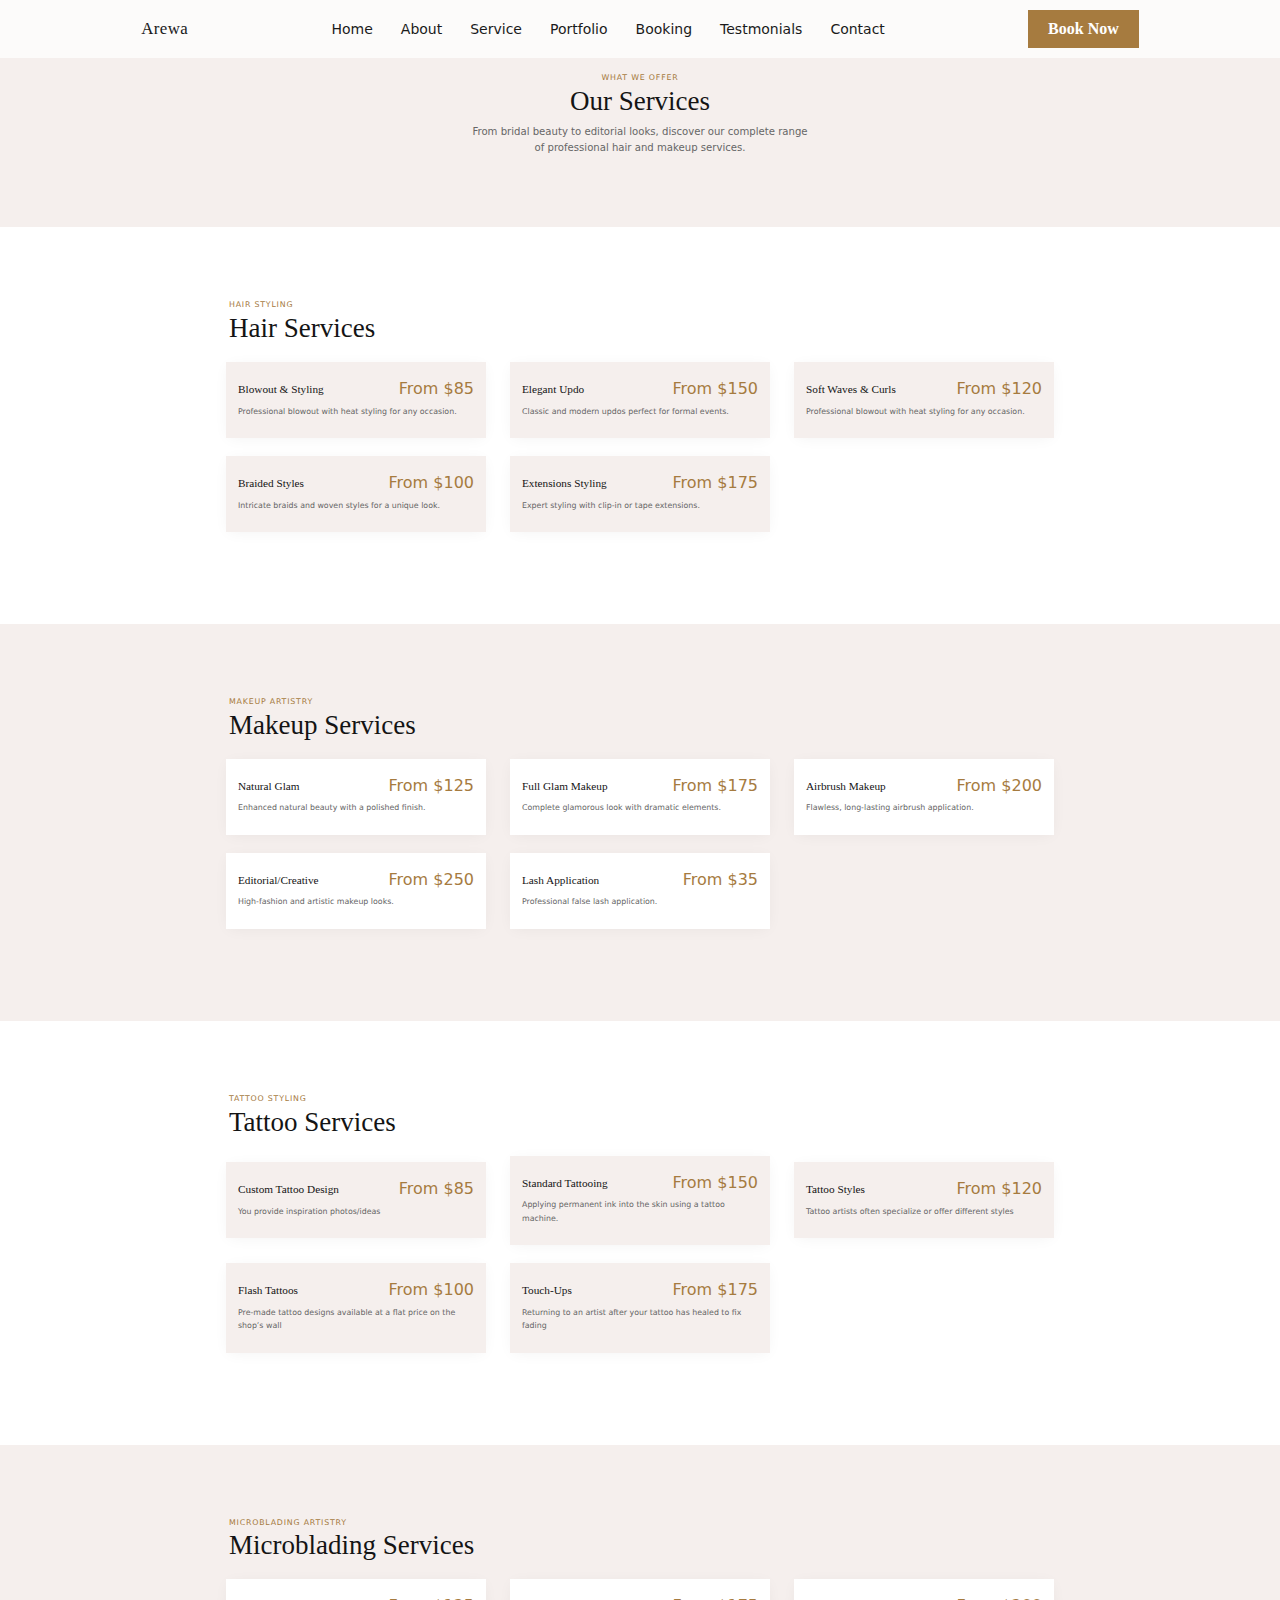
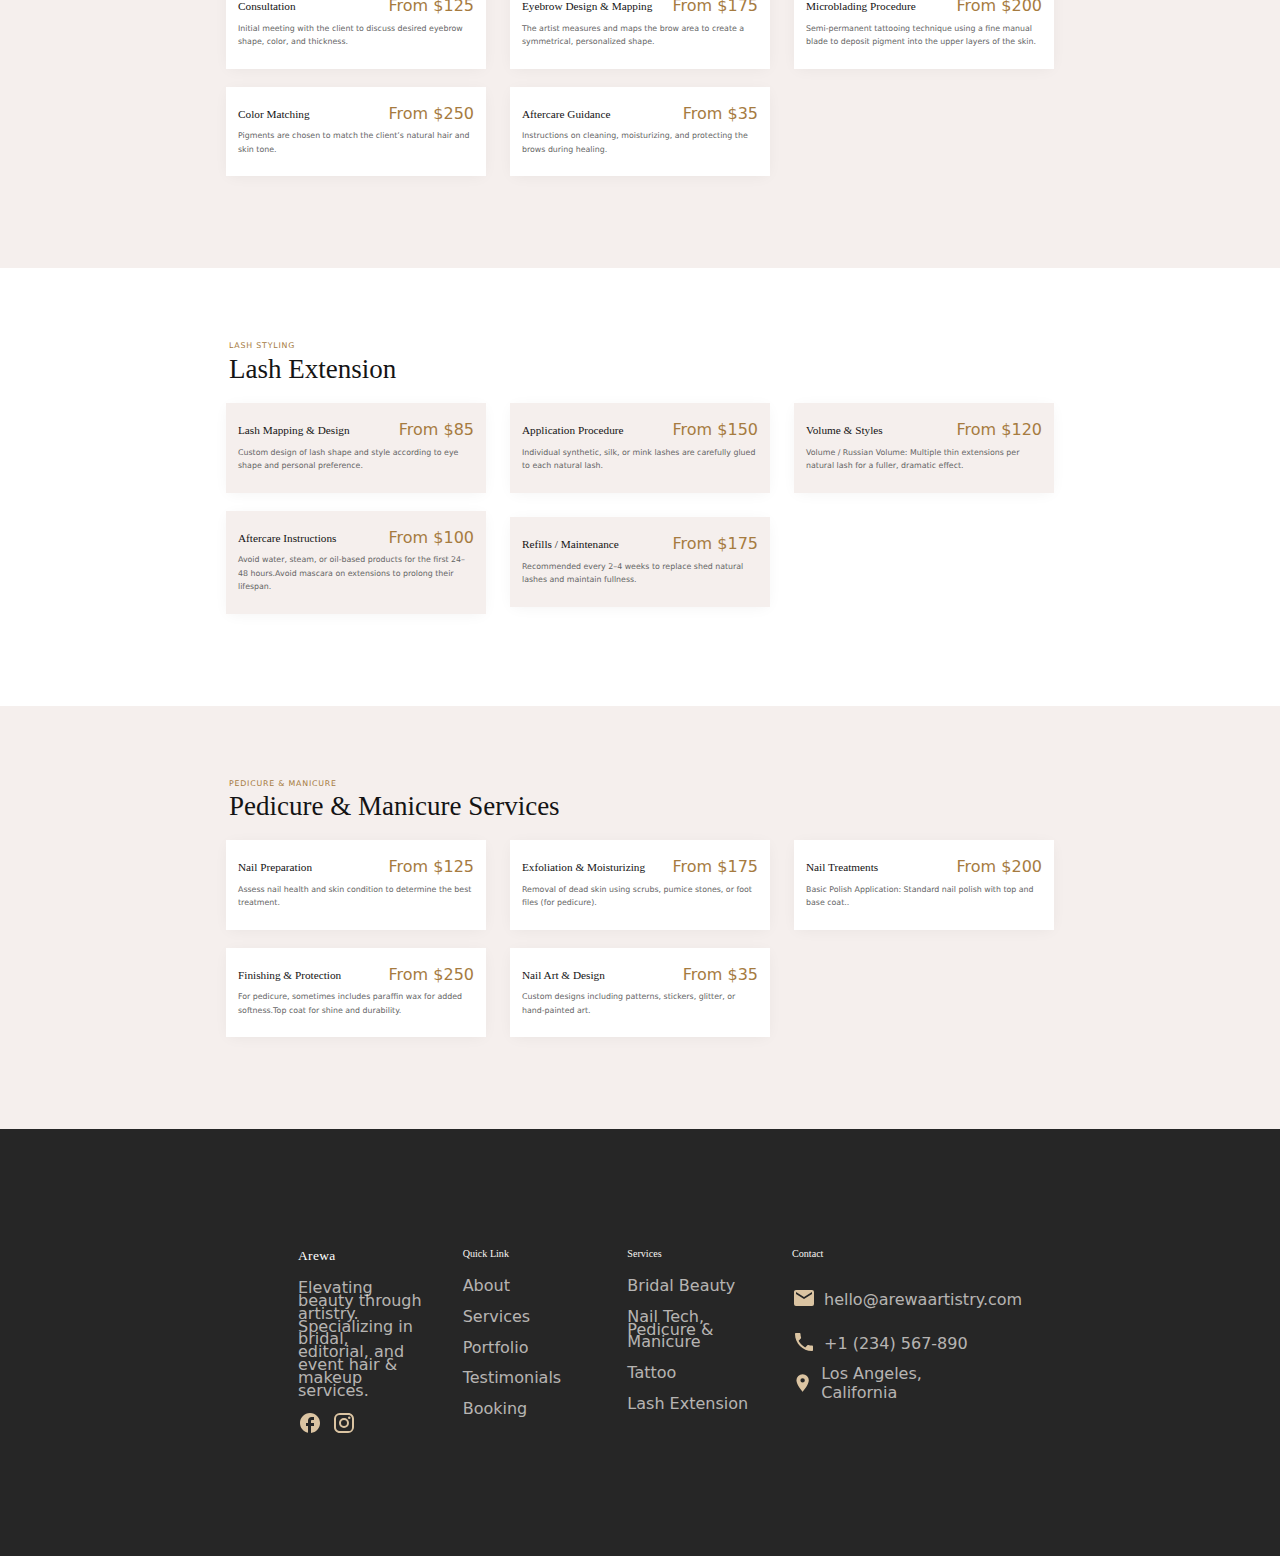
<file: service.html>
<!DOCTYPE html>
<html lang="en">
<head>
    <meta charset="UTF-8">
    <meta name="viewport" content="width=device-width, initial-scale=1.0">
    <title>Document</title>
    <link rel="stylesheet" href="style.css">
    <link rel="stylesheet" href="about.css">
    <link rel="stylesheet" href="service.css">
</head>
<body>
       <nav class="Header_section">
    <a href="index.html" class="font">Arewa</a> 
        <!-- <img src="" alt=""> -->
<div class="header_cxt"  id="navLinks">
<a href="index.html">Home</a>
<a href="About.html">About</a>
<a href="service.html">Service</a>
<a href="portfolio.html">Portfolio</a>
<a href="booking.html">Booking</a>
<a href="Testimonials.html">Testmonials</a>
<a href="contact.html">Contact</a>
</div>
<a href="#" class="book_btn">Book Now</a>
 <div class="hamburger" id="hamburger">
    <span></span>
    <span></span>
    <span></span>
  </div>
    </nav>
    <!-- Service Heading Text -->
     <section class="bout_service_section">
        <div class="service_div">
     <p class="p_story">What We Offer</p>
     <h2>Our Services</h2>
     <p>From bridal beauty to editorial looks, discover our complete range of professional hair and makeup services.</p>
        </div>
     </section>
     <!-- Services -->
      <section class="service_section">
<div class="service_heading">
<p>Hair Styling</p>
<h2>Hair Services</h2>
</div>
<div class="service_grid">
    <!-- 1 -->
<div class="service_service">
<div class="text_price">
<h3>Blowout & Styling</h3>
<span>From $85</span>
</div>
<p>Professional blowout with heat styling for any occasion.</p>
</div>
<!-- 2 -->
<div class="service_service">
    <div class="text_price">
        <h3>Elegant Updo</h3>
<span>From $150</span>
    </div>
<p>Classic and modern updos perfect for formal events.</p>
</div>
<!-- 3 -->
<div class="service_service">
    <div class="text_price">
        <h3>Soft Waves & Curls</h3>
    <span>From $120</span>
    </div>
<p>Professional blowout with heat styling for any occasion.</p>
</div>
<!-- 4 -->
<div class="service_service">
    <div class="text_price">
<h3>Braided Styles</h3>
    <span>From $100</span>
    </div>
<p>Intricate braids and woven styles for a unique look.</p>
</div>

<!-- 5 -->
<div class="service_service">
    <div class="text_price">
<h3>Extensions Styling</h3>
    <span>From $175</span>
    </div>
    <p>Expert styling with clip-in or tape extensions.</p>
</div>
</div>
      </section>
      <!-- Make Up Section -->
          <section class="service_section" id="service_section">
<div class="service_heading">
<p>Makeup Artistry</p>
<h2>Makeup Services</h2>
</div>
<div class="service_grid">
    <!-- 1 -->
<div class="service_service" id="service_id">
<div class="text_price">
<h3>Natural Glam</h3>
<span>From $125</span>
</div>
<p>Enhanced natural beauty with a polished finish.</p>
</div>
<!-- 2 -->
<div class="service_service" id="service_id">
    <div class="text_price">
        <h3>Full Glam Makeup</h3>
<span>From $175</span>
    </div>
<p>Complete glamorous look with dramatic elements.</p>
</div>
<!-- 3 -->
<div class="service_service" id="service_id">
    <div class="text_price">
        <h3>Airbrush Makeup</h3>
    <span>From $200</span>
    </div>
<p>Flawless, long-lasting airbrush application.</p>
</div>
<!-- 4 -->
<div class="service_service" id="service_id">
    <div class="text_price">
<h3>Editorial/Creative</h3>
    <span>From $250</span>
    </div>
<p>High-fashion and artistic makeup looks.</p>
</div>

<!-- 5 -->
<div class="service_service" id="service_id">
    <div class="text_price">
<h3>Lash Application</h3>
    <span>From $35</span>
    </div>
    <p>Professional false lash application.</p>
</div>
</div>
      </section>
      <!-- Tattoo -->
         <section class="service_section">
<div class="service_heading">
<p>Tattoo Styling</p>
<h2>Tattoo Services</h2>
</div>
<div class="service_grid">
    <!-- 1 -->
<div class="service_service">
<div class="text_price">
<h3>Custom Tattoo Design</h3>
<span>From $85</span>
</div>
<p>You provide inspiration photos/ideas</p>
</div>
<!-- 2 -->
<div class="service_service">
    <div class="text_price">
        <h3>Standard Tattooing</h3>
<span>From $150</span>
    </div>
<p>Applying permanent ink into the skin using a tattoo machine.</p>
</div>
<!-- 3 -->
<div class="service_service">
    <div class="text_price">
        <h3>Tattoo Styles</h3>
    <span>From $120</span>
    </div>
<p>Tattoo artists often specialize or offer different styles</p>
</div>
<!-- 4 -->
<div class="service_service">
    <div class="text_price">
<h3>Flash Tattoos</h3>
    <span>From $100</span>
    </div>
<p>Pre-made tattoo designs available at a flat price on the shop’s wall</p>
</div>

<!-- 5 -->
<div class="service_service">
    <div class="text_price">
<h3>Touch-Ups</h3>
    <span>From $175</span>
    </div>
    <p>Returning to an artist after your tattoo has healed to fix fading</p>
</div>
</div>
      </section>
      <!-- Microblading -->
        <section class="service_section" id="service_section">
<div class="service_heading">
<p>Microblading Artistry</p>
<h2>Microblading Services</h2>
</div>
<div class="service_grid">
    <!-- 1 -->
<div class="service_service" id="service_id">
<div class="text_price">
<h3>Consultation</h3>
<span>From $125</span>
</div>
<p>Initial meeting with the client to discuss desired eyebrow shape, color, and thickness.</p>
</div>
<!-- 2 -->
<div class="service_service" id="service_id">
    <div class="text_price">
        <h3>Eyebrow Design & Mapping</h3>
<span>From $175</span>
    </div>
<p>The artist measures and maps the brow area to create a symmetrical, personalized shape.</p>
</div>
<!-- 3 -->
<div class="service_service" id="service_id">
    <div class="text_price">
        <h3>Microblading Procedure</h3>
    <span>From $200</span>
    </div>
<p>Semi-permanent tattooing technique using a fine manual blade to deposit pigment into the upper layers of the skin.</p>
</div>
<!-- 4 -->
<div class="service_service" id="service_id">
    <div class="text_price">
<h3>Color Matching</h3>
    <span>From $250</span>
    </div>
<p>Pigments are chosen to match the client’s natural hair and skin tone.</p>
</div>

<!-- 5 -->
<div class="service_service" id="service_id">
    <div class="text_price">
<h3>Aftercare Guidance</h3>
    <span>From $35</span>
    </div>
    <p>Instructions on cleaning, moisturizing, and protecting the brows during healing.</p>
</div>
</div>
      </section>
      <!-- Lash Extension -->
         <section class="service_section">
<div class="service_heading">
<p>Lash Styling</p>
<h2>Lash Extension</h2>
</div>
<div class="service_grid">
    <!-- 1 -->
<div class="service_service">
<div class="text_price">
<h3>Lash Mapping & Design</h3>
<span>From $85</span>
</div>
<p>Custom design of lash shape and style according to eye shape and personal preference.</p>
</div>
<!-- 2 -->
<div class="service_service">
    <div class="text_price">
        <h3>Application Procedure</h3>
<span>From $150</span>
    </div>
<p>Individual synthetic, silk, or mink lashes are carefully glued to each natural lash.</p>
</div>
<!-- 3 -->
<div class="service_service">
    <div class="text_price">
        <h3>Volume & Styles</h3>
    <span>From $120</span>
    </div>
<p>Volume / Russian Volume: Multiple thin extensions per natural lash for a fuller, dramatic effect.</p>
</div>
<!-- 4 -->
<div class="service_service">
    <div class="text_price">
<h3>Aftercare Instructions</h3>
    <span>From $100</span>
    </div>
<p>Avoid water, steam, or oil-based products for the first 24–48 hours.Avoid mascara on extensions to prolong their lifespan.</p>
</div>

<!-- 5 -->
<div class="service_service">
    <div class="text_price">
<h3>Refills / Maintenance</h3>
    <span>From $175</span>
    </div>
    <p>Recommended every 2–4 weeks to replace shed natural lashes and maintain fullness.</p>
</div>
</div>
</section>
<!-- Pedicure & Manicure -->
        <section class="service_section" id="service_section">
<div class="service_heading">
<p>Pedicure & Manicure</p>
<h2>Pedicure & Manicure Services</h2>
</div>
<div class="service_grid">
    <!-- 1 -->
<div class="service_service" id="service_id">
<div class="text_price">
<h3>Nail Preparation</h3>
<span>From $125</span>
</div>
<p>Assess nail health and skin condition to determine the best treatment.</p>
</div>
<!-- 2 -->
<div class="service_service" id="service_id">
    <div class="text_price">
        <h3>Exfoliation & Moisturizing</h3>
<span>From $175</span>
    </div>
<p>Removal of dead skin using scrubs, pumice stones, or foot files (for pedicure).</p>
</div>
<!-- 3 -->
<div class="service_service" id="service_id">
    <div class="text_price">
        <h3>Nail Treatments</h3>
    <span>From $200</span>
    </div>
<p>Basic Polish Application: Standard nail polish with top and base coat..</p>
</div>
<!-- 4 -->
<div class="service_service" id="service_id">
    <div class="text_price">
<h3>Finishing & Protection</h3>
    <span>From $250</span>
    </div>
<p>For pedicure, sometimes includes paraffin wax for added softness.Top coat for shine and durability.</p>
</div>

<!-- 5 -->
<div class="service_service" id="service_id">
    <div class="text_price">
<h3>Nail Art & Design</h3>
    <span>From $35</span>
    </div>
    <p>Custom designs including patterns, stickers, glitter, or hand-painted art.</p>
</div>
</div>
      </section>
 <!-- Footer -->
         <footer class="footer">
            <!-- <div class="footer_heading_txt">
                <h2>Ready to Feel Beautiful?</h2>
                <p>Let's create something beautiful together. Book your consultation today and discover the BelleArtistry difference.</p>
                 <a href="#" class="book">Book Your Appointment<svg xmlns="http://www.w3.org/2000/svg" width="12" height="24" viewBox="0 0 12 24"><path fill="rgb(255, 255, 255)" fill-rule="evenodd" d="M10.157 12.711L4.5 18.368l-1.414-1.414l4.95-4.95l-4.95-4.95L4.5 5.64l5.657 5.657a1 1 0 0 1 0 1.414"/></svg></a>
            </div> -->
            <div class="footer_links">
<div class="grid_link">
    <div class="logo_div_footer">
<a href="#" class="font_footer">Arewa</a> 
<p>Elevating beauty through artistry. Specializing in bridal, editorial, and event hair & makeup services.</p>
<div class="footer_icon">
    <a href="#"><svg xmlns="http://www.w3.org/2000/svg" width="24" height="24" viewBox="0 0 24 24"><path fill="rgb(219, 196, 162)" d="M22 12c0-5.52-4.48-10-10-10S2 6.48 2 12c0 4.84 3.44 8.87 8 9.8V15H8v-3h2V9.5C10 7.57 11.57 6 13.5 6H16v3h-2c-.55 0-1 .45-1 1v2h3v3h-3v6.95c5.05-.5 9-4.76 9-9.95"/></svg></a>
    <a href="#"><svg xmlns="http://www.w3.org/2000/svg" width="24" height="24" viewBox="0 0 24 24"><path fill="rgb(219, 196, 162)" d="M7.8 2h8.4C19.4 2 22 4.6 22 7.8v8.4a5.8 5.8 0 0 1-5.8 5.8H7.8C4.6 22 2 19.4 2 16.2V7.8A5.8 5.8 0 0 1 7.8 2m-.2 2A3.6 3.6 0 0 0 4 7.6v8.8C4 18.39 5.61 20 7.6 20h8.8a3.6 3.6 0 0 0 3.6-3.6V7.6C20 5.61 18.39 4 16.4 4zm9.65 1.5a1.25 1.25 0 0 1 1.25 1.25A1.25 1.25 0 0 1 17.25 8A1.25 1.25 0 0 1 16 6.75a1.25 1.25 0 0 1 1.25-1.25M12 7a5 5 0 0 1 5 5a5 5 0 0 1-5 5a5 5 0 0 1-5-5a5 5 0 0 1 5-5m0 2a3 3 0 0 0-3 3a3 3 0 0 0 3 3a3 3 0 0 0 3-3a3 3 0 0 0-3-3"/></svg></a>
</div>
    </div>
    <!-- Quick Link -->
    <div class="general_footer">
        <h4>Quick Link</h4>
        <a href="About.html">About</a>
        <a href="service.html">Services</a>
        <a href="portfolio.html">Portfolio</a>
        <a href="Testimonials.html">Testimonials</a>
        <a href="booking.html">Booking</a>
    </div>
    <!-- Service -->
      <div class="general_footer">
        <h4>Services</h4>
        <a href="#">Bridal Beauty</a>
        <a href="#">Nail Tech, Pedicure & Manicure</a>
        <a href="#">Tattoo</a>
        <a href="#">Lash Extension</a>
    </div>
    <!-- Contact -->
     <div class="general_footer">
    <h4>Contact</h4>
    <ul>
        <li><svg xmlns="http://www.w3.org/2000/svg" width="24" height="24" viewBox="0 0 24 24"><path fill="rgb(219, 196, 162)" d="m20 8l-8 5l-8-5V6l8 5l8-5m0-2H4c-1.11 0-2 .89-2 2v12a2 2 0 0 0 2 2h16a2 2 0 0 0 2-2V6a2 2 0 0 0-2-2"/></svg> <a href="#">hello@arewaartistry.com</a></li>
        <li><svg xmlns="http://www.w3.org/2000/svg" width="24" height="24" viewBox="0 0 24 24"><path fill="rgb(219, 196, 162)" d="M6.62 10.79c1.44 2.83 3.76 5.14 6.59 6.59l2.2-2.2c.27-.27.67-.36 1.02-.24c1.12.37 2.33.57 3.57.57c.55 0 1 .45 1 1V20c0 .55-.45 1-1 1c-9.39 0-17-7.61-17-17c0-.55.45-1 1-1h3.5c.55 0 1 .45 1 1c0 1.25.2 2.45.57 3.57c.11.35.03.74-.25 1.02z"/></svg><a href="#">+1 (234) 567-890</a></li>
        <li><svg xmlns="http://www.w3.org/2000/svg" width="24" height="24" viewBox="0 0 24 24"><path fill="rgb(219, 196, 162)" d="M12 11.5A2.5 2.5 0 0 1 9.5 9A2.5 2.5 0 0 1 12 6.5A2.5 2.5 0 0 1 14.5 9a2.5 2.5 0 0 1-2.5 2.5M12 2a7 7 0 0 0-7 7c0 5.25 7 13 7 13s7-7.75 7-13a7 7 0 0 0-7-7"/></svg><p class="la">Los Angeles, California</p></li>
    </ul>
     </div>
</div>
            </div>
         </footer>
     <script src="index.js"></script>
</body>
</html>
</file>
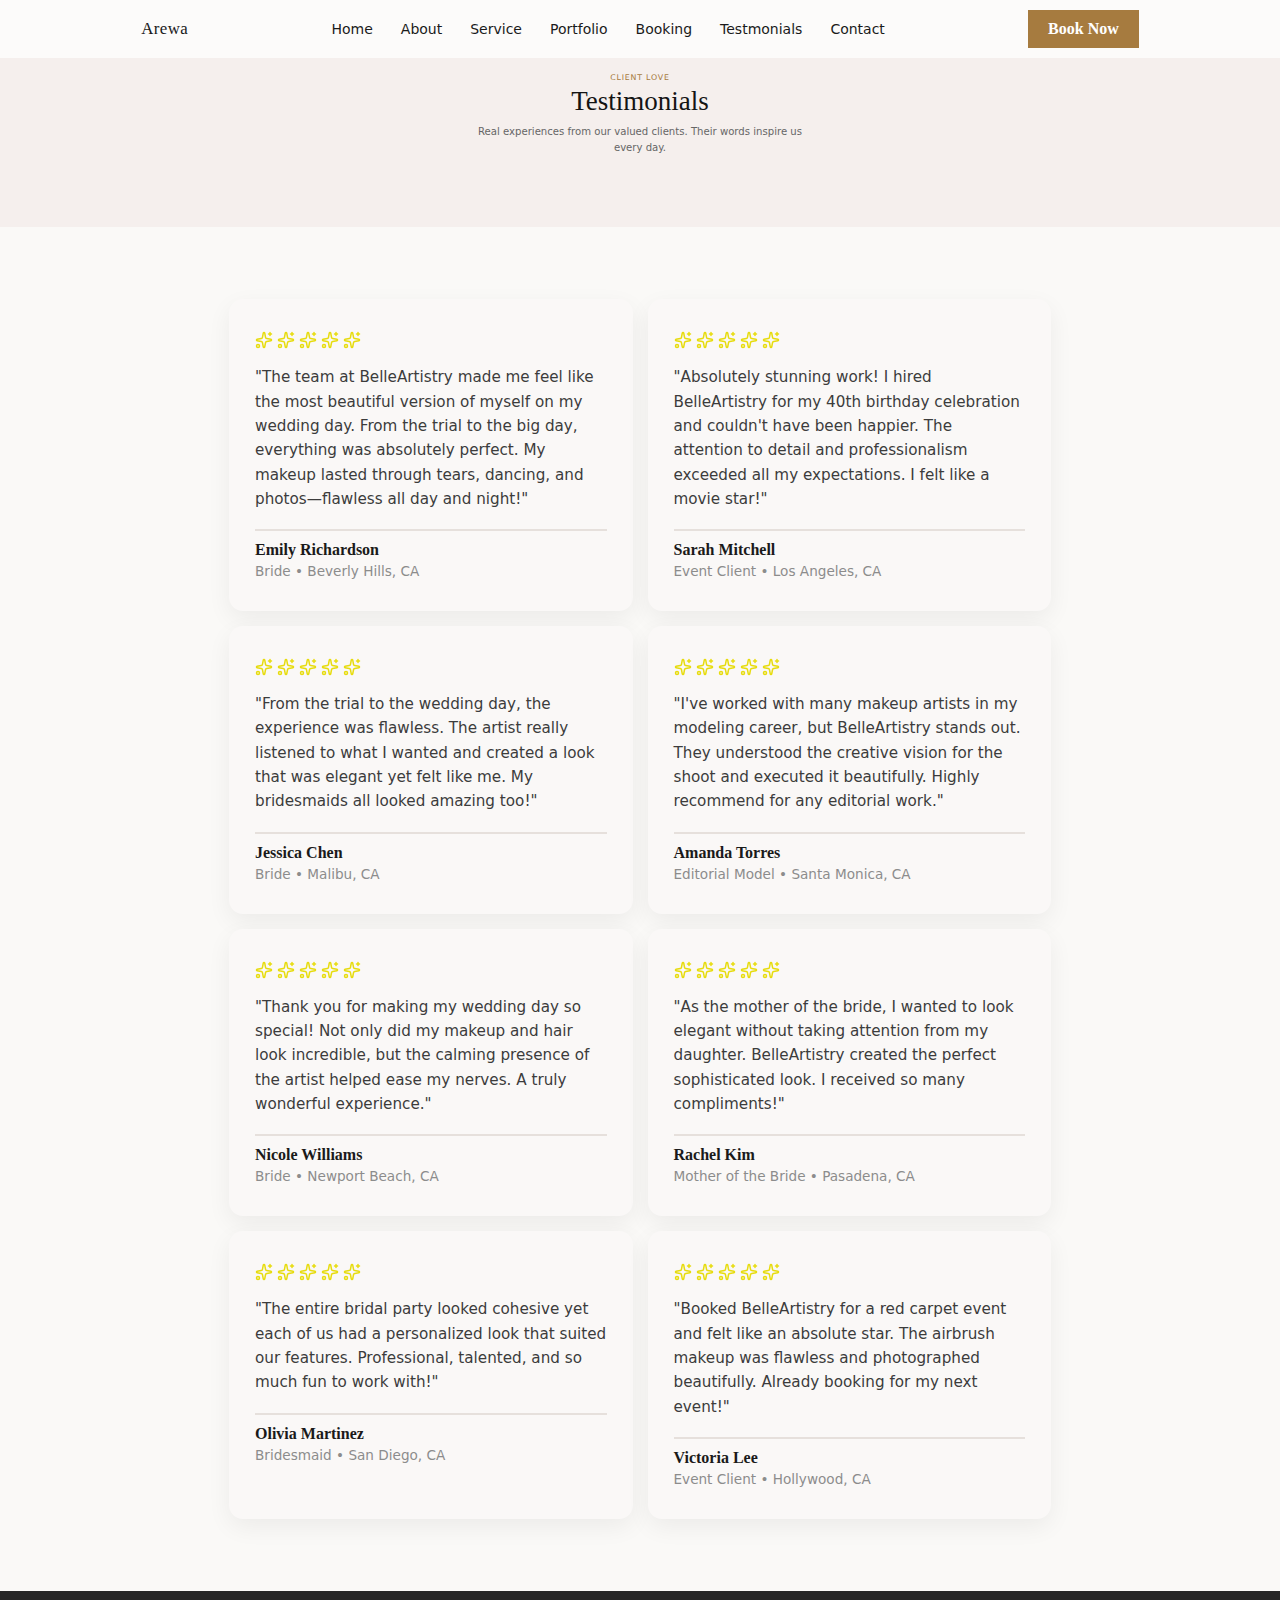
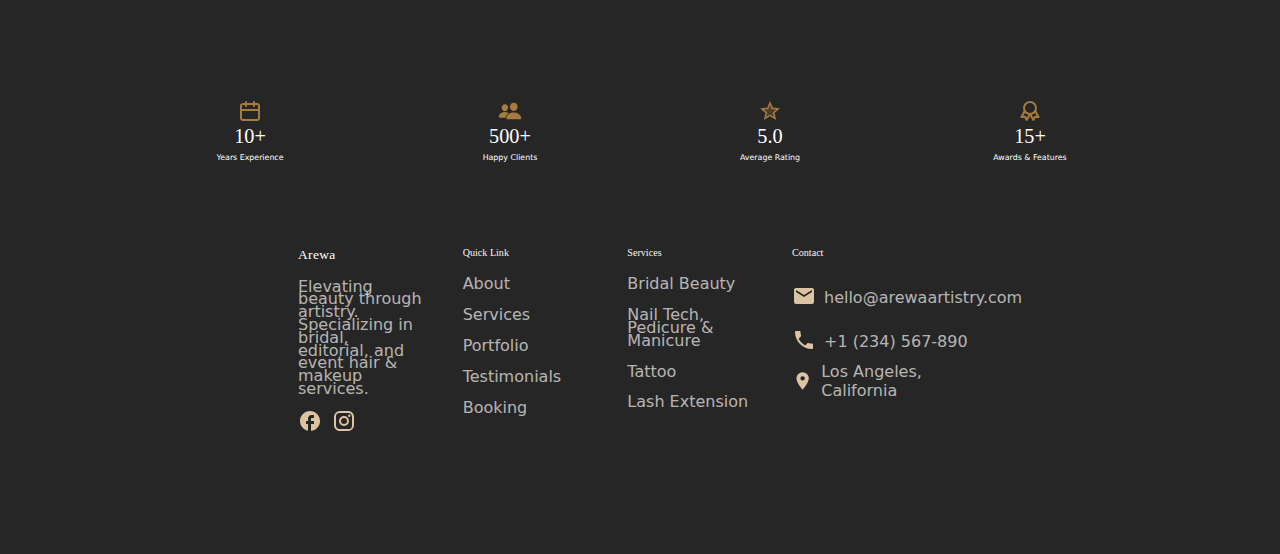
<file: Testimonials.html>
<!DOCTYPE html>
<html lang="en">
<head>
    <meta charset="UTF-8">
    <meta name="viewport" content="width=device-width, initial-scale=1.0">
    <title>Document</title>
    <link rel="stylesheet" href="Testimonials.css">
    <link rel="stylesheet" href="about.css">
    <link rel="stylesheet" href="service.css">
    <link rel="stylesheet" href="style.css">
</head>
<body>
           <nav class="Header_section">
    <a href="index.html" class="font">Arewa</a> 
        <!-- <img src="" alt=""> -->
<div class="header_cxt"  id="navLinks">
<a href="index.html">Home</a>
<a href="About.html">About</a>
<a href="service.html">Service</a>
<a href="portfolio.html">Portfolio</a>
<a href="booking.html">Booking</a>
<a href="Testimonials.html">Testmonials</a>
<a href="contact.html">Contact</a>
</div>
<a href="#" class="book_btn">Book Now</a>
 <div class="hamburger" id="hamburger">
    <span></span>
    <span></span>
    <span></span>
  </div>
    </nav>
    <!-- Testmonial Section -->
      <section class="bout_service_section">
        <div class="service_div">
     <p class="p_story">Client Love</p>
     <h2>Testimonials</h2>
     <p>Real experiences from our valued clients. Their words inspire us every day.</p>
        </div>
     </section>
     <!-- Client Review Section -->
      <section class="client_review_section">
        <div class="client_review_div">
            <div class="client_div_txt_grid">
 <!-- 1 -->
     <div class="client_rew" id="Testimonials_id">
        <div class="stars">
           <svg xmlns="http://www.w3.org/2000/svg" width="24" height="24" viewBox="0 0 24 24"><g fill="none" stroke="#e7dc0e" stroke-linecap="round" stroke-linejoin="round" stroke-width="2"><path d="M11.017 2.814a1 1 0 0 1 1.966 0l1.051 5.558a2 2 0 0 0 1.594 1.594l5.558 1.051a1 1 0 0 1 0 1.966l-5.558 1.051a2 2 0 0 0-1.594 1.594l-1.051 5.558a1 1 0 0 1-1.966 0l-1.051-5.558a2 2 0 0 0-1.594-1.594l-5.558-1.051a1 1 0 0 1 0-1.966l5.558-1.051a2 2 0 0 0 1.594-1.594zM20 2v4m2-2h-4"/><circle cx="4" cy="20" r="2"/></g></svg>
           <svg xmlns="http://www.w3.org/2000/svg" width="24" height="24" viewBox="0 0 24 24"><g fill="none" stroke="#e7dc0e" stroke-linecap="round" stroke-linejoin="round" stroke-width="2"><path d="M11.017 2.814a1 1 0 0 1 1.966 0l1.051 5.558a2 2 0 0 0 1.594 1.594l5.558 1.051a1 1 0 0 1 0 1.966l-5.558 1.051a2 2 0 0 0-1.594 1.594l-1.051 5.558a1 1 0 0 1-1.966 0l-1.051-5.558a2 2 0 0 0-1.594-1.594l-5.558-1.051a1 1 0 0 1 0-1.966l5.558-1.051a2 2 0 0 0 1.594-1.594zM20 2v4m2-2h-4"/><circle cx="4" cy="20" r="2"/></g></svg>
           <svg xmlns="http://www.w3.org/2000/svg" width="24" height="24" viewBox="0 0 24 24"><g fill="none" stroke="#e7dc0e" stroke-linecap="round" stroke-linejoin="round" stroke-width="2"><path d="M11.017 2.814a1 1 0 0 1 1.966 0l1.051 5.558a2 2 0 0 0 1.594 1.594l5.558 1.051a1 1 0 0 1 0 1.966l-5.558 1.051a2 2 0 0 0-1.594 1.594l-1.051 5.558a1 1 0 0 1-1.966 0l-1.051-5.558a2 2 0 0 0-1.594-1.594l-5.558-1.051a1 1 0 0 1 0-1.966l5.558-1.051a2 2 0 0 0 1.594-1.594zM20 2v4m2-2h-4"/><circle cx="4" cy="20" r="2"/></g></svg>
           <svg xmlns="http://www.w3.org/2000/svg" width="24" height="24" viewBox="0 0 24 24"><g fill="none" stroke="#e7dc0e" stroke-linecap="round" stroke-linejoin="round" stroke-width="2"><path d="M11.017 2.814a1 1 0 0 1 1.966 0l1.051 5.558a2 2 0 0 0 1.594 1.594l5.558 1.051a1 1 0 0 1 0 1.966l-5.558 1.051a2 2 0 0 0-1.594 1.594l-1.051 5.558a1 1 0 0 1-1.966 0l-1.051-5.558a2 2 0 0 0-1.594-1.594l-5.558-1.051a1 1 0 0 1 0-1.966l5.558-1.051a2 2 0 0 0 1.594-1.594zM20 2v4m2-2h-4"/><circle cx="4" cy="20" r="2"/></g></svg>
           <svg xmlns="http://www.w3.org/2000/svg" width="24" height="24" viewBox="0 0 24 24"><g fill="none" stroke="#e7dc0e" stroke-linecap="round" stroke-linejoin="round" stroke-width="2"><path d="M11.017 2.814a1 1 0 0 1 1.966 0l1.051 5.558a2 2 0 0 0 1.594 1.594l5.558 1.051a1 1 0 0 1 0 1.966l-5.558 1.051a2 2 0 0 0-1.594 1.594l-1.051 5.558a1 1 0 0 1-1.966 0l-1.051-5.558a2 2 0 0 0-1.594-1.594l-5.558-1.051a1 1 0 0 1 0-1.966l5.558-1.051a2 2 0 0 0 1.594-1.594zM20 2v4m2-2h-4"/><circle cx="4" cy="20" r="2"/></g></svg>
        </div>
        <p class="comment">"The team at BelleArtistry made me feel like the most beautiful version of myself on my wedding day. From the trial to the big day, everything was absolutely perfect. My makeup lasted through tears, dancing, and photos—flawless all day and night!"</p>
        <div class="line"></div>
        <p class="name">Emily Richardson</p>
        <p class="occupation">Bride • Beverly Hills, CA</p>
     </div>
     <!-- 2 -->
       <div class="client_rew" id="Testimonials_id">
        <div class="stars">
           <svg xmlns="http://www.w3.org/2000/svg" width="24" height="24" viewBox="0 0 24 24"><g fill="none" stroke="#e7dc0e" stroke-linecap="round" stroke-linejoin="round" stroke-width="2"><path d="M11.017 2.814a1 1 0 0 1 1.966 0l1.051 5.558a2 2 0 0 0 1.594 1.594l5.558 1.051a1 1 0 0 1 0 1.966l-5.558 1.051a2 2 0 0 0-1.594 1.594l-1.051 5.558a1 1 0 0 1-1.966 0l-1.051-5.558a2 2 0 0 0-1.594-1.594l-5.558-1.051a1 1 0 0 1 0-1.966l5.558-1.051a2 2 0 0 0 1.594-1.594zM20 2v4m2-2h-4"/><circle cx="4" cy="20" r="2"/></g></svg>
           <svg xmlns="http://www.w3.org/2000/svg" width="24" height="24" viewBox="0 0 24 24"><g fill="none" stroke="#e7dc0e" stroke-linecap="round" stroke-linejoin="round" stroke-width="2"><path d="M11.017 2.814a1 1 0 0 1 1.966 0l1.051 5.558a2 2 0 0 0 1.594 1.594l5.558 1.051a1 1 0 0 1 0 1.966l-5.558 1.051a2 2 0 0 0-1.594 1.594l-1.051 5.558a1 1 0 0 1-1.966 0l-1.051-5.558a2 2 0 0 0-1.594-1.594l-5.558-1.051a1 1 0 0 1 0-1.966l5.558-1.051a2 2 0 0 0 1.594-1.594zM20 2v4m2-2h-4"/><circle cx="4" cy="20" r="2"/></g></svg>
           <svg xmlns="http://www.w3.org/2000/svg" width="24" height="24" viewBox="0 0 24 24"><g fill="none" stroke="#e7dc0e" stroke-linecap="round" stroke-linejoin="round" stroke-width="2"><path d="M11.017 2.814a1 1 0 0 1 1.966 0l1.051 5.558a2 2 0 0 0 1.594 1.594l5.558 1.051a1 1 0 0 1 0 1.966l-5.558 1.051a2 2 0 0 0-1.594 1.594l-1.051 5.558a1 1 0 0 1-1.966 0l-1.051-5.558a2 2 0 0 0-1.594-1.594l-5.558-1.051a1 1 0 0 1 0-1.966l5.558-1.051a2 2 0 0 0 1.594-1.594zM20 2v4m2-2h-4"/><circle cx="4" cy="20" r="2"/></g></svg>
           <svg xmlns="http://www.w3.org/2000/svg" width="24" height="24" viewBox="0 0 24 24"><g fill="none" stroke="#e7dc0e" stroke-linecap="round" stroke-linejoin="round" stroke-width="2"><path d="M11.017 2.814a1 1 0 0 1 1.966 0l1.051 5.558a2 2 0 0 0 1.594 1.594l5.558 1.051a1 1 0 0 1 0 1.966l-5.558 1.051a2 2 0 0 0-1.594 1.594l-1.051 5.558a1 1 0 0 1-1.966 0l-1.051-5.558a2 2 0 0 0-1.594-1.594l-5.558-1.051a1 1 0 0 1 0-1.966l5.558-1.051a2 2 0 0 0 1.594-1.594zM20 2v4m2-2h-4"/><circle cx="4" cy="20" r="2"/></g></svg>
           <svg xmlns="http://www.w3.org/2000/svg" width="24" height="24" viewBox="0 0 24 24"><g fill="none" stroke="#e7dc0e" stroke-linecap="round" stroke-linejoin="round" stroke-width="2"><path d="M11.017 2.814a1 1 0 0 1 1.966 0l1.051 5.558a2 2 0 0 0 1.594 1.594l5.558 1.051a1 1 0 0 1 0 1.966l-5.558 1.051a2 2 0 0 0-1.594 1.594l-1.051 5.558a1 1 0 0 1-1.966 0l-1.051-5.558a2 2 0 0 0-1.594-1.594l-5.558-1.051a1 1 0 0 1 0-1.966l5.558-1.051a2 2 0 0 0 1.594-1.594zM20 2v4m2-2h-4"/><circle cx="4" cy="20" r="2"/></g></svg>
        </div>
        <p class="comment">"Absolutely stunning work! I hired BelleArtistry for my 40th birthday celebration and couldn't have been happier. The attention to detail and professionalism exceeded all my expectations. I felt like a movie star!"</p>
        <div class="line"></div>
        <p class="name">Sarah Mitchell</p>
        <p class="occupation">Event Client • Los Angeles, CA</p>
     </div>
     <!-- 3 -->
       <div class="client_rew" id="Testimonials_id">
        <div class="stars">
           <svg xmlns="http://www.w3.org/2000/svg" width="24" height="24" viewBox="0 0 24 24"><g fill="none" stroke="#e7dc0e" stroke-linecap="round" stroke-linejoin="round" stroke-width="2"><path d="M11.017 2.814a1 1 0 0 1 1.966 0l1.051 5.558a2 2 0 0 0 1.594 1.594l5.558 1.051a1 1 0 0 1 0 1.966l-5.558 1.051a2 2 0 0 0-1.594 1.594l-1.051 5.558a1 1 0 0 1-1.966 0l-1.051-5.558a2 2 0 0 0-1.594-1.594l-5.558-1.051a1 1 0 0 1 0-1.966l5.558-1.051a2 2 0 0 0 1.594-1.594zM20 2v4m2-2h-4"/><circle cx="4" cy="20" r="2"/></g></svg>
           <svg xmlns="http://www.w3.org/2000/svg" width="24" height="24" viewBox="0 0 24 24"><g fill="none" stroke="#e7dc0e" stroke-linecap="round" stroke-linejoin="round" stroke-width="2"><path d="M11.017 2.814a1 1 0 0 1 1.966 0l1.051 5.558a2 2 0 0 0 1.594 1.594l5.558 1.051a1 1 0 0 1 0 1.966l-5.558 1.051a2 2 0 0 0-1.594 1.594l-1.051 5.558a1 1 0 0 1-1.966 0l-1.051-5.558a2 2 0 0 0-1.594-1.594l-5.558-1.051a1 1 0 0 1 0-1.966l5.558-1.051a2 2 0 0 0 1.594-1.594zM20 2v4m2-2h-4"/><circle cx="4" cy="20" r="2"/></g></svg>
           <svg xmlns="http://www.w3.org/2000/svg" width="24" height="24" viewBox="0 0 24 24"><g fill="none" stroke="#e7dc0e" stroke-linecap="round" stroke-linejoin="round" stroke-width="2"><path d="M11.017 2.814a1 1 0 0 1 1.966 0l1.051 5.558a2 2 0 0 0 1.594 1.594l5.558 1.051a1 1 0 0 1 0 1.966l-5.558 1.051a2 2 0 0 0-1.594 1.594l-1.051 5.558a1 1 0 0 1-1.966 0l-1.051-5.558a2 2 0 0 0-1.594-1.594l-5.558-1.051a1 1 0 0 1 0-1.966l5.558-1.051a2 2 0 0 0 1.594-1.594zM20 2v4m2-2h-4"/><circle cx="4" cy="20" r="2"/></g></svg>
           <svg xmlns="http://www.w3.org/2000/svg" width="24" height="24" viewBox="0 0 24 24"><g fill="none" stroke="#e7dc0e" stroke-linecap="round" stroke-linejoin="round" stroke-width="2"><path d="M11.017 2.814a1 1 0 0 1 1.966 0l1.051 5.558a2 2 0 0 0 1.594 1.594l5.558 1.051a1 1 0 0 1 0 1.966l-5.558 1.051a2 2 0 0 0-1.594 1.594l-1.051 5.558a1 1 0 0 1-1.966 0l-1.051-5.558a2 2 0 0 0-1.594-1.594l-5.558-1.051a1 1 0 0 1 0-1.966l5.558-1.051a2 2 0 0 0 1.594-1.594zM20 2v4m2-2h-4"/><circle cx="4" cy="20" r="2"/></g></svg>
           <svg xmlns="http://www.w3.org/2000/svg" width="24" height="24" viewBox="0 0 24 24"><g fill="none" stroke="#e7dc0e" stroke-linecap="round" stroke-linejoin="round" stroke-width="2"><path d="M11.017 2.814a1 1 0 0 1 1.966 0l1.051 5.558a2 2 0 0 0 1.594 1.594l5.558 1.051a1 1 0 0 1 0 1.966l-5.558 1.051a2 2 0 0 0-1.594 1.594l-1.051 5.558a1 1 0 0 1-1.966 0l-1.051-5.558a2 2 0 0 0-1.594-1.594l-5.558-1.051a1 1 0 0 1 0-1.966l5.558-1.051a2 2 0 0 0 1.594-1.594zM20 2v4m2-2h-4"/><circle cx="4" cy="20" r="2"/></g></svg>
        </div>
        <p class="comment">"From the trial to the wedding day, the experience was flawless. The artist really listened to what I wanted and created a look that was elegant yet felt like me. My bridesmaids all looked amazing too!"</p>
        <div class="line"></div>
        <p class="name">Jessica Chen</p>
        <p class="occupation">Bride • Malibu, CA</p>
     </div>
     <!-- 4 -->
             <div class="client_rew" id="Testimonials_id">
        <div class="stars">
           <svg xmlns="http://www.w3.org/2000/svg" width="24" height="24" viewBox="0 0 24 24"><g fill="none" stroke="#e7dc0e" stroke-linecap="round" stroke-linejoin="round" stroke-width="2"><path d="M11.017 2.814a1 1 0 0 1 1.966 0l1.051 5.558a2 2 0 0 0 1.594 1.594l5.558 1.051a1 1 0 0 1 0 1.966l-5.558 1.051a2 2 0 0 0-1.594 1.594l-1.051 5.558a1 1 0 0 1-1.966 0l-1.051-5.558a2 2 0 0 0-1.594-1.594l-5.558-1.051a1 1 0 0 1 0-1.966l5.558-1.051a2 2 0 0 0 1.594-1.594zM20 2v4m2-2h-4"/><circle cx="4" cy="20" r="2"/></g></svg>
           <svg xmlns="http://www.w3.org/2000/svg" width="24" height="24" viewBox="0 0 24 24"><g fill="none" stroke="#e7dc0e" stroke-linecap="round" stroke-linejoin="round" stroke-width="2"><path d="M11.017 2.814a1 1 0 0 1 1.966 0l1.051 5.558a2 2 0 0 0 1.594 1.594l5.558 1.051a1 1 0 0 1 0 1.966l-5.558 1.051a2 2 0 0 0-1.594 1.594l-1.051 5.558a1 1 0 0 1-1.966 0l-1.051-5.558a2 2 0 0 0-1.594-1.594l-5.558-1.051a1 1 0 0 1 0-1.966l5.558-1.051a2 2 0 0 0 1.594-1.594zM20 2v4m2-2h-4"/><circle cx="4" cy="20" r="2"/></g></svg>
           <svg xmlns="http://www.w3.org/2000/svg" width="24" height="24" viewBox="0 0 24 24"><g fill="none" stroke="#e7dc0e" stroke-linecap="round" stroke-linejoin="round" stroke-width="2"><path d="M11.017 2.814a1 1 0 0 1 1.966 0l1.051 5.558a2 2 0 0 0 1.594 1.594l5.558 1.051a1 1 0 0 1 0 1.966l-5.558 1.051a2 2 0 0 0-1.594 1.594l-1.051 5.558a1 1 0 0 1-1.966 0l-1.051-5.558a2 2 0 0 0-1.594-1.594l-5.558-1.051a1 1 0 0 1 0-1.966l5.558-1.051a2 2 0 0 0 1.594-1.594zM20 2v4m2-2h-4"/><circle cx="4" cy="20" r="2"/></g></svg>
           <svg xmlns="http://www.w3.org/2000/svg" width="24" height="24" viewBox="0 0 24 24"><g fill="none" stroke="#e7dc0e" stroke-linecap="round" stroke-linejoin="round" stroke-width="2"><path d="M11.017 2.814a1 1 0 0 1 1.966 0l1.051 5.558a2 2 0 0 0 1.594 1.594l5.558 1.051a1 1 0 0 1 0 1.966l-5.558 1.051a2 2 0 0 0-1.594 1.594l-1.051 5.558a1 1 0 0 1-1.966 0l-1.051-5.558a2 2 0 0 0-1.594-1.594l-5.558-1.051a1 1 0 0 1 0-1.966l5.558-1.051a2 2 0 0 0 1.594-1.594zM20 2v4m2-2h-4"/><circle cx="4" cy="20" r="2"/></g></svg>
           <svg xmlns="http://www.w3.org/2000/svg" width="24" height="24" viewBox="0 0 24 24"><g fill="none" stroke="#e7dc0e" stroke-linecap="round" stroke-linejoin="round" stroke-width="2"><path d="M11.017 2.814a1 1 0 0 1 1.966 0l1.051 5.558a2 2 0 0 0 1.594 1.594l5.558 1.051a1 1 0 0 1 0 1.966l-5.558 1.051a2 2 0 0 0-1.594 1.594l-1.051 5.558a1 1 0 0 1-1.966 0l-1.051-5.558a2 2 0 0 0-1.594-1.594l-5.558-1.051a1 1 0 0 1 0-1.966l5.558-1.051a2 2 0 0 0 1.594-1.594zM20 2v4m2-2h-4"/><circle cx="4" cy="20" r="2"/></g></svg>
        </div>
        <p class="comment">"I've worked with many makeup artists in my modeling career, but BelleArtistry stands out. They understood the creative vision for the shoot and executed it beautifully. Highly recommend for any editorial work."</p>
        <div class="line"></div>
        <p class="name">Amanda Torres</p>
        <p class="occupation">Editorial Model • Santa Monica, CA</p>
     </div>
     <!-- 5 -->
             <div class="client_rew" id="Testimonials_id">
        <div class="stars">
           <svg xmlns="http://www.w3.org/2000/svg" width="24" height="24" viewBox="0 0 24 24"><g fill="none" stroke="#e7dc0e" stroke-linecap="round" stroke-linejoin="round" stroke-width="2"><path d="M11.017 2.814a1 1 0 0 1 1.966 0l1.051 5.558a2 2 0 0 0 1.594 1.594l5.558 1.051a1 1 0 0 1 0 1.966l-5.558 1.051a2 2 0 0 0-1.594 1.594l-1.051 5.558a1 1 0 0 1-1.966 0l-1.051-5.558a2 2 0 0 0-1.594-1.594l-5.558-1.051a1 1 0 0 1 0-1.966l5.558-1.051a2 2 0 0 0 1.594-1.594zM20 2v4m2-2h-4"/><circle cx="4" cy="20" r="2"/></g></svg>
           <svg xmlns="http://www.w3.org/2000/svg" width="24" height="24" viewBox="0 0 24 24"><g fill="none" stroke="#e7dc0e" stroke-linecap="round" stroke-linejoin="round" stroke-width="2"><path d="M11.017 2.814a1 1 0 0 1 1.966 0l1.051 5.558a2 2 0 0 0 1.594 1.594l5.558 1.051a1 1 0 0 1 0 1.966l-5.558 1.051a2 2 0 0 0-1.594 1.594l-1.051 5.558a1 1 0 0 1-1.966 0l-1.051-5.558a2 2 0 0 0-1.594-1.594l-5.558-1.051a1 1 0 0 1 0-1.966l5.558-1.051a2 2 0 0 0 1.594-1.594zM20 2v4m2-2h-4"/><circle cx="4" cy="20" r="2"/></g></svg>
           <svg xmlns="http://www.w3.org/2000/svg" width="24" height="24" viewBox="0 0 24 24"><g fill="none" stroke="#e7dc0e" stroke-linecap="round" stroke-linejoin="round" stroke-width="2"><path d="M11.017 2.814a1 1 0 0 1 1.966 0l1.051 5.558a2 2 0 0 0 1.594 1.594l5.558 1.051a1 1 0 0 1 0 1.966l-5.558 1.051a2 2 0 0 0-1.594 1.594l-1.051 5.558a1 1 0 0 1-1.966 0l-1.051-5.558a2 2 0 0 0-1.594-1.594l-5.558-1.051a1 1 0 0 1 0-1.966l5.558-1.051a2 2 0 0 0 1.594-1.594zM20 2v4m2-2h-4"/><circle cx="4" cy="20" r="2"/></g></svg>
           <svg xmlns="http://www.w3.org/2000/svg" width="24" height="24" viewBox="0 0 24 24"><g fill="none" stroke="#e7dc0e" stroke-linecap="round" stroke-linejoin="round" stroke-width="2"><path d="M11.017 2.814a1 1 0 0 1 1.966 0l1.051 5.558a2 2 0 0 0 1.594 1.594l5.558 1.051a1 1 0 0 1 0 1.966l-5.558 1.051a2 2 0 0 0-1.594 1.594l-1.051 5.558a1 1 0 0 1-1.966 0l-1.051-5.558a2 2 0 0 0-1.594-1.594l-5.558-1.051a1 1 0 0 1 0-1.966l5.558-1.051a2 2 0 0 0 1.594-1.594zM20 2v4m2-2h-4"/><circle cx="4" cy="20" r="2"/></g></svg>
           <svg xmlns="http://www.w3.org/2000/svg" width="24" height="24" viewBox="0 0 24 24"><g fill="none" stroke="#e7dc0e" stroke-linecap="round" stroke-linejoin="round" stroke-width="2"><path d="M11.017 2.814a1 1 0 0 1 1.966 0l1.051 5.558a2 2 0 0 0 1.594 1.594l5.558 1.051a1 1 0 0 1 0 1.966l-5.558 1.051a2 2 0 0 0-1.594 1.594l-1.051 5.558a1 1 0 0 1-1.966 0l-1.051-5.558a2 2 0 0 0-1.594-1.594l-5.558-1.051a1 1 0 0 1 0-1.966l5.558-1.051a2 2 0 0 0 1.594-1.594zM20 2v4m2-2h-4"/><circle cx="4" cy="20" r="2"/></g></svg>
        </div>
        <p class="comment">"Thank you for making my wedding day so special! Not only did my makeup and hair look incredible, but the calming presence of the artist helped ease my nerves. A truly wonderful experience."</p>
        <div class="line"></div>
        <p class="name">Nicole Williams</p>
        <p class="occupation">Bride • Newport Beach, CA</p>
     </div>
     <!-- 6 -->
             <div class="client_rew" id="Testimonials_id">
        <div class="stars">
           <svg xmlns="http://www.w3.org/2000/svg" width="24" height="24" viewBox="0 0 24 24"><g fill="none" stroke="#e7dc0e" stroke-linecap="round" stroke-linejoin="round" stroke-width="2"><path d="M11.017 2.814a1 1 0 0 1 1.966 0l1.051 5.558a2 2 0 0 0 1.594 1.594l5.558 1.051a1 1 0 0 1 0 1.966l-5.558 1.051a2 2 0 0 0-1.594 1.594l-1.051 5.558a1 1 0 0 1-1.966 0l-1.051-5.558a2 2 0 0 0-1.594-1.594l-5.558-1.051a1 1 0 0 1 0-1.966l5.558-1.051a2 2 0 0 0 1.594-1.594zM20 2v4m2-2h-4"/><circle cx="4" cy="20" r="2"/></g></svg>
           <svg xmlns="http://www.w3.org/2000/svg" width="24" height="24" viewBox="0 0 24 24"><g fill="none" stroke="#e7dc0e" stroke-linecap="round" stroke-linejoin="round" stroke-width="2"><path d="M11.017 2.814a1 1 0 0 1 1.966 0l1.051 5.558a2 2 0 0 0 1.594 1.594l5.558 1.051a1 1 0 0 1 0 1.966l-5.558 1.051a2 2 0 0 0-1.594 1.594l-1.051 5.558a1 1 0 0 1-1.966 0l-1.051-5.558a2 2 0 0 0-1.594-1.594l-5.558-1.051a1 1 0 0 1 0-1.966l5.558-1.051a2 2 0 0 0 1.594-1.594zM20 2v4m2-2h-4"/><circle cx="4" cy="20" r="2"/></g></svg>
           <svg xmlns="http://www.w3.org/2000/svg" width="24" height="24" viewBox="0 0 24 24"><g fill="none" stroke="#e7dc0e" stroke-linecap="round" stroke-linejoin="round" stroke-width="2"><path d="M11.017 2.814a1 1 0 0 1 1.966 0l1.051 5.558a2 2 0 0 0 1.594 1.594l5.558 1.051a1 1 0 0 1 0 1.966l-5.558 1.051a2 2 0 0 0-1.594 1.594l-1.051 5.558a1 1 0 0 1-1.966 0l-1.051-5.558a2 2 0 0 0-1.594-1.594l-5.558-1.051a1 1 0 0 1 0-1.966l5.558-1.051a2 2 0 0 0 1.594-1.594zM20 2v4m2-2h-4"/><circle cx="4" cy="20" r="2"/></g></svg>
           <svg xmlns="http://www.w3.org/2000/svg" width="24" height="24" viewBox="0 0 24 24"><g fill="none" stroke="#e7dc0e" stroke-linecap="round" stroke-linejoin="round" stroke-width="2"><path d="M11.017 2.814a1 1 0 0 1 1.966 0l1.051 5.558a2 2 0 0 0 1.594 1.594l5.558 1.051a1 1 0 0 1 0 1.966l-5.558 1.051a2 2 0 0 0-1.594 1.594l-1.051 5.558a1 1 0 0 1-1.966 0l-1.051-5.558a2 2 0 0 0-1.594-1.594l-5.558-1.051a1 1 0 0 1 0-1.966l5.558-1.051a2 2 0 0 0 1.594-1.594zM20 2v4m2-2h-4"/><circle cx="4" cy="20" r="2"/></g></svg>
           <svg xmlns="http://www.w3.org/2000/svg" width="24" height="24" viewBox="0 0 24 24"><g fill="none" stroke="#e7dc0e" stroke-linecap="round" stroke-linejoin="round" stroke-width="2"><path d="M11.017 2.814a1 1 0 0 1 1.966 0l1.051 5.558a2 2 0 0 0 1.594 1.594l5.558 1.051a1 1 0 0 1 0 1.966l-5.558 1.051a2 2 0 0 0-1.594 1.594l-1.051 5.558a1 1 0 0 1-1.966 0l-1.051-5.558a2 2 0 0 0-1.594-1.594l-5.558-1.051a1 1 0 0 1 0-1.966l5.558-1.051a2 2 0 0 0 1.594-1.594zM20 2v4m2-2h-4"/><circle cx="4" cy="20" r="2"/></g></svg>
        </div>
        <p class="comment">"As the mother of the bride, I wanted to look elegant without taking attention from my daughter. BelleArtistry created the perfect sophisticated look. I received so many compliments!"</p>
        <div class="line"></div>
        <p class="name">Rachel Kim</p>
        <p class="occupation">Mother of the Bride • Pasadena, CA</p>
     </div>
     <!-- 7 -->
             <div class="client_rew" id="Testimonials_id">
        <div class="stars">
           <svg xmlns="http://www.w3.org/2000/svg" width="24" height="24" viewBox="0 0 24 24"><g fill="none" stroke="#e7dc0e" stroke-linecap="round" stroke-linejoin="round" stroke-width="2"><path d="M11.017 2.814a1 1 0 0 1 1.966 0l1.051 5.558a2 2 0 0 0 1.594 1.594l5.558 1.051a1 1 0 0 1 0 1.966l-5.558 1.051a2 2 0 0 0-1.594 1.594l-1.051 5.558a1 1 0 0 1-1.966 0l-1.051-5.558a2 2 0 0 0-1.594-1.594l-5.558-1.051a1 1 0 0 1 0-1.966l5.558-1.051a2 2 0 0 0 1.594-1.594zM20 2v4m2-2h-4"/><circle cx="4" cy="20" r="2"/></g></svg>
           <svg xmlns="http://www.w3.org/2000/svg" width="24" height="24" viewBox="0 0 24 24"><g fill="none" stroke="#e7dc0e" stroke-linecap="round" stroke-linejoin="round" stroke-width="2"><path d="M11.017 2.814a1 1 0 0 1 1.966 0l1.051 5.558a2 2 0 0 0 1.594 1.594l5.558 1.051a1 1 0 0 1 0 1.966l-5.558 1.051a2 2 0 0 0-1.594 1.594l-1.051 5.558a1 1 0 0 1-1.966 0l-1.051-5.558a2 2 0 0 0-1.594-1.594l-5.558-1.051a1 1 0 0 1 0-1.966l5.558-1.051a2 2 0 0 0 1.594-1.594zM20 2v4m2-2h-4"/><circle cx="4" cy="20" r="2"/></g></svg>
           <svg xmlns="http://www.w3.org/2000/svg" width="24" height="24" viewBox="0 0 24 24"><g fill="none" stroke="#e7dc0e" stroke-linecap="round" stroke-linejoin="round" stroke-width="2"><path d="M11.017 2.814a1 1 0 0 1 1.966 0l1.051 5.558a2 2 0 0 0 1.594 1.594l5.558 1.051a1 1 0 0 1 0 1.966l-5.558 1.051a2 2 0 0 0-1.594 1.594l-1.051 5.558a1 1 0 0 1-1.966 0l-1.051-5.558a2 2 0 0 0-1.594-1.594l-5.558-1.051a1 1 0 0 1 0-1.966l5.558-1.051a2 2 0 0 0 1.594-1.594zM20 2v4m2-2h-4"/><circle cx="4" cy="20" r="2"/></g></svg>
           <svg xmlns="http://www.w3.org/2000/svg" width="24" height="24" viewBox="0 0 24 24"><g fill="none" stroke="#e7dc0e" stroke-linecap="round" stroke-linejoin="round" stroke-width="2"><path d="M11.017 2.814a1 1 0 0 1 1.966 0l1.051 5.558a2 2 0 0 0 1.594 1.594l5.558 1.051a1 1 0 0 1 0 1.966l-5.558 1.051a2 2 0 0 0-1.594 1.594l-1.051 5.558a1 1 0 0 1-1.966 0l-1.051-5.558a2 2 0 0 0-1.594-1.594l-5.558-1.051a1 1 0 0 1 0-1.966l5.558-1.051a2 2 0 0 0 1.594-1.594zM20 2v4m2-2h-4"/><circle cx="4" cy="20" r="2"/></g></svg>
           <svg xmlns="http://www.w3.org/2000/svg" width="24" height="24" viewBox="0 0 24 24"><g fill="none" stroke="#e7dc0e" stroke-linecap="round" stroke-linejoin="round" stroke-width="2"><path d="M11.017 2.814a1 1 0 0 1 1.966 0l1.051 5.558a2 2 0 0 0 1.594 1.594l5.558 1.051a1 1 0 0 1 0 1.966l-5.558 1.051a2 2 0 0 0-1.594 1.594l-1.051 5.558a1 1 0 0 1-1.966 0l-1.051-5.558a2 2 0 0 0-1.594-1.594l-5.558-1.051a1 1 0 0 1 0-1.966l5.558-1.051a2 2 0 0 0 1.594-1.594zM20 2v4m2-2h-4"/><circle cx="4" cy="20" r="2"/></g></svg>
        </div>
        <p class="comment">"The entire bridal party looked cohesive yet each of us had a personalized look that suited our features. Professional, talented, and so much fun to work with!"</p>
        <div class="line"></div>
        <p class="name">Olivia Martinez</p>
        <p class="occupation">Bridesmaid • San Diego, CA</p>
     </div>
     <!-- 8 -->
             <div class="client_rew" id="Testimonials_id">
        <div class="stars">
           <svg xmlns="http://www.w3.org/2000/svg" width="24" height="24" viewBox="0 0 24 24"><g fill="none" stroke="#e7dc0e" stroke-linecap="round" stroke-linejoin="round" stroke-width="2"><path d="M11.017 2.814a1 1 0 0 1 1.966 0l1.051 5.558a2 2 0 0 0 1.594 1.594l5.558 1.051a1 1 0 0 1 0 1.966l-5.558 1.051a2 2 0 0 0-1.594 1.594l-1.051 5.558a1 1 0 0 1-1.966 0l-1.051-5.558a2 2 0 0 0-1.594-1.594l-5.558-1.051a1 1 0 0 1 0-1.966l5.558-1.051a2 2 0 0 0 1.594-1.594zM20 2v4m2-2h-4"/><circle cx="4" cy="20" r="2"/></g></svg>
           <svg xmlns="http://www.w3.org/2000/svg" width="24" height="24" viewBox="0 0 24 24"><g fill="none" stroke="#e7dc0e" stroke-linecap="round" stroke-linejoin="round" stroke-width="2"><path d="M11.017 2.814a1 1 0 0 1 1.966 0l1.051 5.558a2 2 0 0 0 1.594 1.594l5.558 1.051a1 1 0 0 1 0 1.966l-5.558 1.051a2 2 0 0 0-1.594 1.594l-1.051 5.558a1 1 0 0 1-1.966 0l-1.051-5.558a2 2 0 0 0-1.594-1.594l-5.558-1.051a1 1 0 0 1 0-1.966l5.558-1.051a2 2 0 0 0 1.594-1.594zM20 2v4m2-2h-4"/><circle cx="4" cy="20" r="2"/></g></svg>
           <svg xmlns="http://www.w3.org/2000/svg" width="24" height="24" viewBox="0 0 24 24"><g fill="none" stroke="#e7dc0e" stroke-linecap="round" stroke-linejoin="round" stroke-width="2"><path d="M11.017 2.814a1 1 0 0 1 1.966 0l1.051 5.558a2 2 0 0 0 1.594 1.594l5.558 1.051a1 1 0 0 1 0 1.966l-5.558 1.051a2 2 0 0 0-1.594 1.594l-1.051 5.558a1 1 0 0 1-1.966 0l-1.051-5.558a2 2 0 0 0-1.594-1.594l-5.558-1.051a1 1 0 0 1 0-1.966l5.558-1.051a2 2 0 0 0 1.594-1.594zM20 2v4m2-2h-4"/><circle cx="4" cy="20" r="2"/></g></svg>
           <svg xmlns="http://www.w3.org/2000/svg" width="24" height="24" viewBox="0 0 24 24"><g fill="none" stroke="#e7dc0e" stroke-linecap="round" stroke-linejoin="round" stroke-width="2"><path d="M11.017 2.814a1 1 0 0 1 1.966 0l1.051 5.558a2 2 0 0 0 1.594 1.594l5.558 1.051a1 1 0 0 1 0 1.966l-5.558 1.051a2 2 0 0 0-1.594 1.594l-1.051 5.558a1 1 0 0 1-1.966 0l-1.051-5.558a2 2 0 0 0-1.594-1.594l-5.558-1.051a1 1 0 0 1 0-1.966l5.558-1.051a2 2 0 0 0 1.594-1.594zM20 2v4m2-2h-4"/><circle cx="4" cy="20" r="2"/></g></svg>
           <svg xmlns="http://www.w3.org/2000/svg" width="24" height="24" viewBox="0 0 24 24"><g fill="none" stroke="#e7dc0e" stroke-linecap="round" stroke-linejoin="round" stroke-width="2"><path d="M11.017 2.814a1 1 0 0 1 1.966 0l1.051 5.558a2 2 0 0 0 1.594 1.594l5.558 1.051a1 1 0 0 1 0 1.966l-5.558 1.051a2 2 0 0 0-1.594 1.594l-1.051 5.558a1 1 0 0 1-1.966 0l-1.051-5.558a2 2 0 0 0-1.594-1.594l-5.558-1.051a1 1 0 0 1 0-1.966l5.558-1.051a2 2 0 0 0 1.594-1.594zM20 2v4m2-2h-4"/><circle cx="4" cy="20" r="2"/></g></svg>
        </div>
        <p class="comment">"Booked BelleArtistry for a red carpet event and felt like an absolute star. The airbrush makeup was flawless and photographed beautifully. Already booking for my next event!"</p>
        <div class="line"></div>
        <p class="name">Victoria Lee</p>
        <p class="occupation">Event Client • Hollywood, CA</p>
     </div>
</div>
            </div>
        </div>
      </section>
       <!-- Footer -->
         <footer class="footer">
               <section class="icon_exprience_section" id="icon_grid_footer">
<div class="icon_grid">
    <!-- 1 -->
    <div class="text-centre">
<svg xmlns="http://www.w3.org/2000/svg" width="24" height="24" viewBox="0 0 24 24"><path fill="rgb(166, 123, 63)" d="M19 4h-2V3a1 1 0 0 0-2 0v1H9V3a1 1 0 0 0-2 0v1H5a3 3 0 0 0-3 3v12a3 3 0 0 0 3 3h14a3 3 0 0 0 3-3V7a3 3 0 0 0-3-3m1 15a1 1 0 0 1-1 1H5a1 1 0 0 1-1-1v-7h16Zm0-9H4V7a1 1 0 0 1 1-1h2v1a1 1 0 0 0 2 0V6h6v1a1 1 0 0 0 2 0V6h2a1 1 0 0 1 1 1Z"/></svg>
<p class="num">10+</p>
<p>Years Experience</p>
    </div>
    <!-- 2 -->
        <div class="text-centre">
<svg xmlns="http://www.w3.org/2000/svg" width="24" height="24" viewBox="0 0 512 512"><path fill="rgb(166, 123, 63)" d="M336 256c-20.56 0-40.44-9.18-56-25.84c-15.13-16.25-24.37-37.92-26-61c-1.74-24.62 5.77-47.26 21.14-63.76S312 80 336 80c23.83 0 45.38 9.06 60.7 25.52c15.47 16.62 23 39.22 21.26 63.63c-1.67 23.11-10.9 44.77-26 61C376.44 246.82 356.57 256 336 256m131.83 176H204.18a27.71 27.71 0 0 1-22-10.67a30.22 30.22 0 0 1-5.26-25.79c8.42-33.81 29.28-61.85 60.32-81.08C264.79 297.4 299.86 288 336 288c36.85 0 71 9 98.71 26.05c31.11 19.13 52 47.33 60.38 81.55a30.27 30.27 0 0 1-5.32 25.78A27.68 27.68 0 0 1 467.83 432M147 260c-35.19 0-66.13-32.72-69-72.93c-1.42-20.6 5-39.65 18-53.62c12.86-13.83 31-21.45 51-21.45s38 7.66 50.93 21.57c13.1 14.08 19.5 33.09 18 53.52c-2.87 40.2-33.8 72.91-68.93 72.91m65.66 31.45c-17.59-8.6-40.42-12.9-65.65-12.9c-29.46 0-58.07 7.68-80.57 21.62c-25.51 15.83-42.67 38.88-49.6 66.71a27.39 27.39 0 0 0 4.79 23.36A25.32 25.32 0 0 0 41.72 400h111a8 8 0 0 0 7.87-6.57c.11-.63.25-1.26.41-1.88c8.48-34.06 28.35-62.84 57.71-83.82a8 8 0 0 0-.63-13.39c-1.57-.92-3.37-1.89-5.42-2.89"/></svg>
<p class="num">500+</p>
<p>Happy Clients</p>
    </div>
    <!-- 3 -->
        <div class="text-centre">
<svg xmlns="http://www.w3.org/2000/svg" width="24" height="24" viewBox="0 0 24 24"><path fill="rgb(166, 123, 63)" d="m12 15.4l-3.76 2.27l1-4.28l-3.32-2.88l4.38-.38L12 6.1l1.71 4.04l4.38.38l-3.32 2.88l1 4.28z" opacity="0.3"/><path fill="rgb(166, 123, 63)" d="m22 9.24l-7.19-.62L12 2L9.19 8.63L2 9.24l5.46 4.73L5.82 21L12 17.27L18.18 21l-1.63-7.03zM12 15.4l-3.76 2.27l1-4.28l-3.32-2.88l4.38-.38L12 6.1l1.71 4.04l4.38.38l-3.32 2.88l1 4.28z"/></svg>
<p class="num">5.0</p>
<p>Average Rating</p>
    </div>
    <!-- 4 -->
        <div class="text-centre">
<svg xmlns="http://www.w3.org/2000/svg" width="24" height="24" viewBox="0 0 24 24"><g fill="none" stroke="rgb(166, 123, 63)" stroke-linecap="round" stroke-linejoin="round" stroke-width="2"><path d="M6 9a6 6 0 1 0 12 0A6 6 0 1 0 6 9"/><path d="m12 15l3.4 5.89l1.598-3.233l3.598.232l-3.4-5.889M6.802 12l-3.4 5.89L7 17.657l1.598 3.232l3.4-5.889"/></g></svg>
            <p class="num">15+</p>
            <p>Awards & Features</p>
    </div>
</div>
      </section>
            <div class="footer_links">
<div class="grid_link">
    <div class="logo_div_footer">
<a href="#" class="font_footer">Arewa</a> 
<p>Elevating beauty through artistry. Specializing in bridal, editorial, and event hair & makeup services.</p>
<div class="footer_icon">
    <a href="#"><svg xmlns="http://www.w3.org/2000/svg" width="24" height="24" viewBox="0 0 24 24"><path fill="rgb(219, 196, 162)" d="M22 12c0-5.52-4.48-10-10-10S2 6.48 2 12c0 4.84 3.44 8.87 8 9.8V15H8v-3h2V9.5C10 7.57 11.57 6 13.5 6H16v3h-2c-.55 0-1 .45-1 1v2h3v3h-3v6.95c5.05-.5 9-4.76 9-9.95"/></svg></a>
    <a href="#"><svg xmlns="http://www.w3.org/2000/svg" width="24" height="24" viewBox="0 0 24 24"><path fill="rgb(219, 196, 162)" d="M7.8 2h8.4C19.4 2 22 4.6 22 7.8v8.4a5.8 5.8 0 0 1-5.8 5.8H7.8C4.6 22 2 19.4 2 16.2V7.8A5.8 5.8 0 0 1 7.8 2m-.2 2A3.6 3.6 0 0 0 4 7.6v8.8C4 18.39 5.61 20 7.6 20h8.8a3.6 3.6 0 0 0 3.6-3.6V7.6C20 5.61 18.39 4 16.4 4zm9.65 1.5a1.25 1.25 0 0 1 1.25 1.25A1.25 1.25 0 0 1 17.25 8A1.25 1.25 0 0 1 16 6.75a1.25 1.25 0 0 1 1.25-1.25M12 7a5 5 0 0 1 5 5a5 5 0 0 1-5 5a5 5 0 0 1-5-5a5 5 0 0 1 5-5m0 2a3 3 0 0 0-3 3a3 3 0 0 0 3 3a3 3 0 0 0 3-3a3 3 0 0 0-3-3"/></svg></a>
</div>
    </div>
    <!-- Quick Link -->
    <div class="general_footer">
        <h4>Quick Link</h4>
        <a href="About.html">About</a>
        <a href="service.html">Services</a>
        <a href="portfolio.html">Portfolio</a>
        <a href="Testimonials.html">Testimonials</a>
        <a href="booking.html">Booking</a>
    </div>
    <!-- Service -->
      <div class="general_footer">
        <h4>Services</h4>
        <a href="#">Bridal Beauty</a>
        <a href="#">Nail Tech, Pedicure & Manicure</a>
        <a href="#">Tattoo</a>
        <a href="#">Lash Extension</a>
    </div>
    <!-- Contact -->
     <div class="general_footer">
    <h4>Contact</h4>
    <ul>
        <li><svg xmlns="http://www.w3.org/2000/svg" width="24" height="24" viewBox="0 0 24 24"><path fill="rgb(219, 196, 162)" d="m20 8l-8 5l-8-5V6l8 5l8-5m0-2H4c-1.11 0-2 .89-2 2v12a2 2 0 0 0 2 2h16a2 2 0 0 0 2-2V6a2 2 0 0 0-2-2"/></svg> <a href="#">hello@arewaartistry.com</a></li>
        <li><svg xmlns="http://www.w3.org/2000/svg" width="24" height="24" viewBox="0 0 24 24"><path fill="rgb(219, 196, 162)" d="M6.62 10.79c1.44 2.83 3.76 5.14 6.59 6.59l2.2-2.2c.27-.27.67-.36 1.02-.24c1.12.37 2.33.57 3.57.57c.55 0 1 .45 1 1V20c0 .55-.45 1-1 1c-9.39 0-17-7.61-17-17c0-.55.45-1 1-1h3.5c.55 0 1 .45 1 1c0 1.25.2 2.45.57 3.57c.11.35.03.74-.25 1.02z"/></svg><a href="#">+1 (234) 567-890</a></li>
        <li><svg xmlns="http://www.w3.org/2000/svg" width="24" height="24" viewBox="0 0 24 24"><path fill="rgb(219, 196, 162)" d="M12 11.5A2.5 2.5 0 0 1 9.5 9A2.5 2.5 0 0 1 12 6.5A2.5 2.5 0 0 1 14.5 9a2.5 2.5 0 0 1-2.5 2.5M12 2a7 7 0 0 0-7 7c0 5.25 7 13 7 13s7-7.75 7-13a7 7 0 0 0-7-7"/></svg><p class="la">Los Angeles, California</p></li>
    </ul>
     </div>
</div>
            </div>
         </footer>
    <script src="index.js"></script>
</body>
</html>
</file>
<file: style.css>
*{
    margin: 0px;
    padding: 0px;
    text-decoration: none;
    box-sizing: border-box;
    list-style-type: none;
}
/* Header Section */
.Header_section{
    position: fixed;
    padding: 10px;
    display: flex;
    justify-content: space-evenly;
    align-items: center;
    z-index: 1000;
    top: 0;
left: 0;
width: 100%;
background: rgb(252, 251, 250);
/* backdrop-filter: 4; */
}
.Header_section .font{
    font-size: 16.875px;
    letter-spacing: 0.421875px;
    font-family: "Playfair Display", Georgia, serif;
    color: rgb(26, 26, 26);
}
.header_cxt a{
position: relative;
padding: 0px 12px;
font-family: "DM Sans", system-ui, sans-serif;
color: rgb(26, 26, 26);
font-size: 0.875rem;
}
.header_cxt a::after {
  content: "";
  position: absolute;
  left: 12px;
  bottom: -4px;
  width: 0;
  height: 1px;
  background-color: rgb(26, 26, 26);
  transition: width 0.3s ease;
}

.header_cxt a:hover::after {
  width: calc(100% - 24px);
}
/* Hamburger */
.hamburger {
  display: none;
  flex-direction: column;
  cursor: pointer;
}

.hamburger span {
  width: 25px;
  height: 2px;
  background: rgb(26, 26, 26);
  margin: 4px 0;
}
.book_btn {
  background: rgb(166,123,63);
  color: #fff ;
  padding: 10px 20px;
  font-weight: bold;
  text-align: center;
  transition: 0.3s ease;
}

.book_btn:hover {
  background: rgb(166,123,63);
  transform: scale(1.05);
}


/* Mobile */
@media (max-width: 768px) {
  .header_cxt {
    position: absolute;
    top: 90px;
    left: 10px;
    background: white;
    display: none;
    flex-direction: column;
    padding: 20px;
    gap: 15px;
    width: 100%;
    background: white;
  }

  .header_cxt.active {
    display: flex;
  }

  .hamburger {
    display: flex;
  }
}
/* Home Section */
.hom_sec{
     height: 100vh;
      position: relative;
     background:
         linear-gradient(
      rgba(242, 234, 228,0.75),
      rgba(242, 234, 228,0.75)
    ),
        url(images/hero-bridal-DUr3hUvS.jpg) center / cover no-repeat;
      transition: background-image 0.6s ease-in-out;
}
.hom_txx{
   position: absolute;
  top: 50%;
  left: 50%;
  transform: translate(-50%, -50%);
  max-width: 520px;
  width: 90%;
  text-align: center;
  padding: 0 1rem;
  
}
.hom_txx p{
font-size: 0.75rem; 
font-weight: 500;
font-family: "Inter", system-ui, sans-serif;
color: rgb(181, 98, 20);
margin-bottom: 9px;
letter-spacing: 1.575px;
text-transform: uppercase;
}
.hom_txx h1{
    font-size: 4.5rem;
    color: rgb(26, 26, 26);
    font-family: "Playfair Display", Georgia, serif;
    font-weight: 500;
    letter-spacing:-0.84375px ;
    line-height: 1.1;
    margin-bottom: 13px;
}
.hom_txx span{
    font-size: 4.5rem;
    color: rgb(166, 123, 63);
    font-family: "Playfair Display", Georgia, serif;
    font-weight: 500;
    letter-spacing:-0.84375px ;
}
.hom_txx .p_specializing{
    color: rgb(102, 102, 102);
    font-size: 0.75rem; 
    font-family: "Inter", system-ui, sans-serif;
    margin-bottom: 18px;

}
.bth_link_hom .services_bth {
  display: inline-block;
  padding: 12px 29px;
  font-family: "DM Sans", system-ui, sans-serif;
  font-size: 0.975rem;
  border: 1px solid rgb(26, 26, 26);
  color: rgb(26, 26, 26);
  margin-right: 12px;
  transition: all 0.3s ease;
  margin-left: 10px;
}
.book {
  display: inline-flex;
  align-items: center;
  gap: 8px;              
  text-decoration: none;
  font-weight: 600;
  color: #FFF;
  font-family: "DM Sans", system-ui, sans-serif;
  font-size: 0.975rem;
  padding: 6px 29px;
  background-color: rgb(166, 123, 63);
  
}
.book svg {
  transition: transform 0.3s ease;
}

.book:hover svg {
  transform: translateX(4px);
}

.bth_link_hom .services_bth:hover {
  background: rgb(26, 26, 26);
  color: white;
}
.social_icon{
     position: absolute;
  top:85%;
  right: 40px;
left: auto;
  display: flex;
  flex-direction: column;
}
.social_icon a:hover svg {
  transform: scale(1.1);
}
.social_icon svg {
  transition: transform 0.3s ease;
}
/* Arewa Belief Section */
.Belief_Section {
  background-color: rgb(242, 237, 233);
  padding: 72px 20px;
}

.belief_txt {
  max-width: 760px;
  margin: 0 auto;
  text-align: center;
}

.belief_p {
  color: rgb(20, 20, 20);
  font-family: "Playfair Display", Georgia, serif;
  font-size: 2.05rem;
  line-height: 1.6;
}
.belief_p span{
    color: rgb(166, 123, 63);
}
@media (max-width: 768px) {
  .Belief_Section {
    padding: 48px 16px;
  }

  .belief_p {
    font-size: 2rem;
  }
}
/* Service Section */
.service_section{
background-color: rgb(255, 255, 255);
padding: 72px 20px;
}
.service_div{
padding: 0px 18px;
}
.service_heading_txt{
max-width: 378px;
margin: 0 auto;
text-align: center;
}
.service_heading_txt .p_we{
color: rgb(166, 123, 63);
font-size: 1rem;
font-weight: 500;
line-height: 11.25px;
letter-spacing: 0.7875px;
text-transform: uppercase;
font-family: "Inter", system-ui, sans-serif;
}
.service_heading_txt h2{
    color: rgb(20, 20, 20);
  font-family: "Playfair Display", Georgia, serif;
  font-size: 27px;
  font-weight: 400;
  line-height: 27px;
  margin: 4.9px 9px;
}
.service_heading_txt p{
    color: rgb(102, 102, 102);
    font-family: "Inter", system-ui, sans-serif;
    font-size: 10.125px;
    line-height: 15.75px;
    text-align: center;
}
.grid_service{
    display: grid;
    grid-template-columns: repeat(4, 1fr);
    justify-content: center;
    align-items: center;
    margin-top: 20px;
    column-gap: 18px;
     gap: 24px;
    row-gap: 18px;
    font-family: "Inter", system-ui, sans-serif;
}
.grid_items{
    padding: 28px 22px;
    box-shadow: rgba(0, 0, 0, 0.06) 0px 2px 15px -3px;
    line-height: 13.5px;
    opacity: 1;
    transition: transform 0.3s ease, box-shadow 0.3s ease;
    border-radius: 12px;
}
.grid_items:hover {
  transform: translateY(-6px);
  box-shadow: rgba(0, 0, 0, 0.1) 0px 12px 30px;
}
/* .grid_items svg {
  margin-bottom: 6px;
} */
.grid_items h3{
 color: rgb(20, 20, 20);
  font-family: "Playfair Display", Georgia, serif;
  font-size: 1.1rem;
  font-weight: 500;
  margin-bottom: 10px;
}
.grid_items p {
  color: rgb(102, 102, 102);
  font-size: 0.95rem;
  line-height: 1.6;
}
/* Tablet */
@media (max-width: 1024px) {
  .grid_service {
    grid-template-columns: repeat(2, 1fr);
  }
}

/* Mobile */
@media (max-width: 600px) {
  .grid_service {
    grid-template-columns: 1fr;
    gap: 18px;
  }

  .grid_items {
    padding: 22px 18px;
  }

  .grid_items h3 {
    font-size: 1rem;
  }

  .grid_items p {
    font-size: 0.9rem;
  }
}
.view_service{
    display: inline-flex;
  align-items: center;
  gap: 8px;              
  text-decoration: none;
  font-weight: 600;
  color: #000;
  font-family: "DM Sans", system-ui, sans-serif;
  font-size: 0.975rem;
  text-align: center;
color: rgb(166, 123, 63);

}
svg:hover{
    transform: translateX(4px);
}
.view_service svg{
      transition: transform 0.3s ease;
}
.view_div{
text-align: center;
  margin-top: 20px;

}
/* Portfolio Section */
.Portfolio_Section{
    background-color: rgb(242, 237, 233);
padding: 72px 20px;
}
.portfolio_div{
    padding: 0px 18px;
}
.portfolio_heading_txt{
    max-width: 378px;
margin: 0 auto;
text-align: center;
}
.portfolio_heading_txt .p_w{
    color: rgb(166, 123, 63);
font-size: 1rem;
font-weight: 500;
line-height: 11.25px;
letter-spacing: 0.7875px;
text-transform: uppercase;
font-family: "Inter", system-ui, sans-serif;
}
.portfolio_heading_txt h2{
     color: rgb(20, 20, 20);
  font-family: "Playfair Display", Georgia, serif;
  font-size: 27px;
  font-weight: 400;
  line-height: 27px;
  margin: 4.9px 9px;
}
.portfolio_heading_txt p{
     color: rgb(102, 102, 102);
    font-family: "Inter", system-ui, sans-serif;
    font-size: 10.125px;
    line-height: 15.75px;
    text-align: center;
}
/* Portfolio Grid Container */
.portfolio_div {
  display: grid;
  grid-template-columns: repeat(4, 1fr);
  gap: 20px;
  margin-top: 36px;
}

/* Portfolio Item */
.portfolio_item {
  width: 100%;
  aspect-ratio: 4 / 3; /* uniform height */
  overflow: hidden;
  border-radius: 12px;
  position: relative;
}

/* Image Styling */
.portfolio_item img {
  width: 100%;
  height: 100%;
  object-fit: cover;
  display: block;
  transition: transform 0.3s ease;
}

/* Hover Zoom */
.portfolio_item:hover img {
  transform: scale(1.05);
}

/* Overlay Styling */
.portfolio_item .overlay {
  position: absolute;
  top: 0;
  left: 0;
  width: 100%;
  height: 100%;
  background: rgba(26, 26, 26, 0.6); /* semi-transparent overlay */
  color: #fff;
  display: flex;
  justify-content: center;
  align-items: center;
  font-family: "Playfair Display", Georgia, serif;
  font-size: 1.2rem;
  font-weight: 600;
  opacity: 0;
  transition: opacity 0.3s ease;
  text-align: center;
  padding: 10px;
}

/* Show overlay on hover */
.portfolio_item:hover .overlay {
  opacity: 1;
}

/* Responsive Grid */

/* Tablet */
@media (max-width: 1024px) {
  .portfolio_div {
    grid-template-columns: repeat(2, 1fr);
  }
}

/* Mobile */
@media (max-width: 600px) {
  .portfolio_div {
    grid-template-columns: 1fr;
  }
}
/* Client Review */
.client_review{
     background-color: rgb(255, 255, 255);
padding: 72px 20px;
}
.client_div{
padding: 0px 18px;
}
.client_txt{
     max-width: 378px;
margin: 0 auto;
text-align: center;
}
.client_txt .f_l{
    color: rgb(166, 123, 63);
font-size: 1rem;
font-weight: 500;
line-height: 11.25px;
letter-spacing: 0.7875px;
text-transform: uppercase;
font-family: "Inter", system-ui, sans-serif;
}
.client_txt h2{
     color: rgb(20, 20, 20);
  font-family: "Playfair Display", Georgia, serif;
  font-size: 27px;
  font-weight: 400;
  line-height: 27px;
  margin: 4.9px 9px;
}
.client_txt p{
    color: rgb(102, 102, 102);
    font-family: "Inter", system-ui, sans-serif;
    font-size: 10.125px;
    line-height: 15.75px;
    text-align: center;
}
.client_grid{
    margin-top: 40px;
    display: grid;
    grid-template-columns: repeat(3,1fr);
    gap: 24px;
}
.client_rew{
      padding: 32px 26px;
  background: #fff;
  border-radius: 14px;
  box-shadow: rgba(0, 0, 0, 0.06) 0px 8px 25px;
  transition: transform 0.3s ease, box-shadow 0.3s ease;
}
.client_rew:hover {
  transform: translateY(-6px);
  box-shadow: rgba(0, 0, 0, 0.12) 0px 14px 35px;
}
.stars {
  display: flex;
  gap: 4px;
  margin-bottom: 16px;
}
.stars svg {
  width: 18px;
  height: 18px;
}
.comment {
  font-family: "Inter", system-ui, sans-serif;
  font-size: 0.95rem;
  line-height: 1.6;
  color: rgb(60, 60, 60);
  margin-bottom: 18px;
}
.name {
  font-family: "Playfair Display", Georgia, serif;
  font-size: 1rem;
  font-weight: 600;
  color: rgb(26, 26, 26);
  margin-bottom: 4px;
}
.occupation {
  font-family: "Inter", system-ui, sans-serif;
  font-size: 0.85rem;
  color: rgb(140, 140, 140);
}
/* Tablet */
@media (max-width: 1024px) {
  .client_grid {
    grid-template-columns: repeat(2, 1fr);
  }
}

/* Mobile */
@media (max-width: 600px) {
  .client_grid {
    grid-template-columns: 1fr;
    gap: 18px;
  }

  .client_rew {
    padding: 24px 20px;
  }

  .comment {
    font-size: 0.9rem;
  }
}
/* Footer */
.footer{
   background-color: rgb(38, 38, 38);
padding: 72px 20px;
margin: 0 auto; 
}
.footer_heading_txt{
    max-width: 378px;
margin: 0 auto;
text-align: center;
}
.footer_heading_txt h2{
  color: rgb(247, 245, 242);
  font-family: "Playfair Display", Georgia, serif;
  font-size: 27px;
  font-weight: 400;
  line-height: 27px;
  margin-bottom: 13.5px;
  opacity: 1;
}
.footer_heading_txt p{
  color: rgba(248, 245, 242, 0.7);
  font-family: "Inter", system-ui, sans-serif;
  font-size: 10.125px;
  line-height: 15.75px;
  margin-bottom: 18px;
  opacity: 1;
}
.footer_links{
  padding: 45px 18px;
  max-width: 720px;
  margin: 0 auto;
}

.font_footer{
    font-size: 13.5px;
    letter-spacing: 0.3375px;
    font-family: "Playfair Display", Georgia, serif;
    color: white;
    /* margin-bottom: 18px; */
    cursor: pointer;
}
.logo_div_footer p{
margin-top: 18px;
font-size: 1rem;
line-height: 12.7969px;
margin-bottom: 13.5px;
max-width: 158px;
font-family: "Inter", system-ui, sans-serif;
color: rgba(248, 245, 242, 0.7);
}
.logo_div_footer .footer_icon{
  display: flex;
   gap: 10px;
   align-items: center;
}
.general_footer h4{
  font-size: 10.125px;
  font-weight: 400;
  line-height: 15.75px;
  margin-bottom: 13.5px;
  color: rgb(248, 245, 242);
  font-family: "Playfair Display", Georgia, serif;
}
.general_footer a{
  margin-top: 18px;
font-size: 1rem;
line-height: 12.7969px;
margin-bottom: 13.5px;
max-width: 158px;
font-family: "Inter", system-ui, sans-serif;
color: rgba(248, 245, 242, 0.7);
display: block;
}
.grid_link{
  display: grid;
  grid-template-columns: repeat(4, 1fr);
  gap: 40px;
}
li{
  display: inline-flex;
  align-items: center;
  gap: 8px;
}
.la{
  font-size: 1rem;
font-family: "Inter", system-ui, sans-serif;
color: rgba(248, 245, 242, 0.7);
/* display: block; */
}
@media (max-width: 992px) {
  .grid_link {
    grid-template-columns: repeat(2, 1fr);
    gap: 32px;
  }

  .footer_links {
    max-width: 600px;
  }
}
@media (max-width: 576px) {
  .grid_link {
    grid-template-columns: 1fr;
    gap: 28px;
    text-align: center;
  }

  .logo_div_footer p,
  .general_footer a {
    max-width: none;
  }

  .logo_div_footer .footer_icon {
    justify-content: center;
  }

  li {
    justify-content: center;
  }
}
</file>
<file: Arewa_Web_Dev/style.css>
*{
    margin: 0px;
    padding: 0px;
    text-decoration: none;
    box-sizing: border-box;
    list-style-type: none;
}
/* Header Section */
.Header_section{
    position: fixed;
    padding: 10px;
    display: flex;
    justify-content: space-evenly;
    align-items: center;
    z-index: 1000;
    top: 0;
left: 0;
width: 100%;
background: rgb(252, 251, 250);
/* backdrop-filter: 4; */
}
.Header_section .font{
    font-size: 16.875px;
    letter-spacing: 0.421875px;
    font-family: "Playfair Display", Georgia, serif;
    color: rgb(26, 26, 26);
}
.header_cxt a{
position: relative;
padding: 0px 12px;
font-family: "DM Sans", system-ui, sans-serif;
color: rgb(26, 26, 26);
font-size: 0.875rem;
}
.header_cxt a::after {
  content: "";
  position: absolute;
  left: 12px;
  bottom: -4px;
  width: 0;
  height: 1px;
  background-color: rgb(26, 26, 26);
  transition: width 0.3s ease;
}

.header_cxt a:hover::after {
  width: calc(100% - 24px);
}
/* Hamburger */
.hamburger {
  display: none;
  flex-direction: column;
  cursor: pointer;
}

.hamburger span {
  width: 25px;
  height: 2px;
  background: rgb(26, 26, 26);
  margin: 4px 0;
}
.book_btn {
  background: rgb(166,123,63);
  color: #fff ;
  padding: 10px 20px;
  font-weight: bold;
  text-align: center;
  transition: 0.3s ease;
}

.book_btn:hover {
  background: rgb(166,123,63);
  transform: scale(1.05);
}


/* Mobile */
@media (max-width: 768px) {
  .header_cxt {
    position: absolute;
    top: 90px;
    left: 10px;
    background: white;
    display: none;
    flex-direction: column;
    padding: 20px;
    gap: 15px;
    width: 100%;
    background: white;
  }

  .header_cxt.active {
    display: flex;
  }

  .hamburger {
    display: flex;
  }
}
/* Home Section */
.hom_sec{
     height: 100vh;
      position: relative;
     background:
         linear-gradient(
      rgba(242, 234, 228,0.75),
      rgba(242, 234, 228,0.75)
    ),
        url(images/hero-bridal-DUr3hUvS.jpg) center / cover no-repeat;
      transition: background-image 0.6s ease-in-out;
}
.hom_txx{
   position: absolute;
  top: 50%;
  left: 50%;
  transform: translate(-50%, -50%);
  max-width: 520px;
  width: 90%;
  text-align: center;
  padding: 0 1rem;
  
}
.hom_txx p{
font-size: 0.75rem; 
font-weight: 500;
font-family: "Inter", system-ui, sans-serif;
color: rgb(181, 98, 20);
margin-bottom: 9px;
letter-spacing: 1.575px;
text-transform: uppercase;
}
.hom_txx h1{
    font-size: 4.5rem;
    color: rgb(26, 26, 26);
    font-family: "Playfair Display", Georgia, serif;
    font-weight: 500;
    letter-spacing:-0.84375px ;
    line-height: 1.1;
    margin-bottom: 13px;
}
.hom_txx span{
    font-size: 4.5rem;
    color: rgb(166, 123, 63);
    font-family: "Playfair Display", Georgia, serif;
    font-weight: 500;
    letter-spacing:-0.84375px ;
}
.hom_txx .p_specializing{
    color: rgb(102, 102, 102);
    font-size: 0.75rem; 
    font-family: "Inter", system-ui, sans-serif;
    margin-bottom: 18px;

}
.bth_link_hom .services_bth {
  display: inline-block;
  padding: 12px 29px;
  font-family: "DM Sans", system-ui, sans-serif;
  font-size: 0.975rem;
  border: 1px solid rgb(26, 26, 26);
  color: rgb(26, 26, 26);
  margin-right: 12px;
  transition: all 0.3s ease;
  margin-left: 10px;
}
.book {
  display: inline-flex;
  align-items: center;
  gap: 8px;              
  text-decoration: none;
  font-weight: 600;
  color: #FFF;
  font-family: "DM Sans", system-ui, sans-serif;
  font-size: 0.975rem;
  padding: 6px 29px;
  background-color: rgb(166, 123, 63);
  
}
.book svg {
  transition: transform 0.3s ease;
}

.book:hover svg {
  transform: translateX(4px);
}

.bth_link_hom .services_bth:hover {
  background: rgb(26, 26, 26);
  color: white;
}
.social_icon{
     position: absolute;
  top:85%;
  right: 40px;
left: auto;
  display: flex;
  flex-direction: column;
}
.social_icon a:hover svg {
  transform: scale(1.1);
}
.social_icon svg {
  transition: transform 0.3s ease;
}
/* Arewa Belief Section */
.Belief_Section {
  background-color: rgb(242, 237, 233);
  padding: 72px 20px;
}

.belief_txt {
  max-width: 760px;
  margin: 0 auto;
  text-align: center;
}

.belief_p {
  color: rgb(20, 20, 20);
  font-family: "Playfair Display", Georgia, serif;
  font-size: 2.05rem;
  line-height: 1.6;
}
.belief_p span{
    color: rgb(166, 123, 63);
}
@media (max-width: 768px) {
  .Belief_Section {
    padding: 48px 16px;
  }

  .belief_p {
    font-size: 2rem;
  }
}
/* Service Section */
.service_section{
background-color: rgb(255, 255, 255);
padding: 72px 20px;
}
.service_div{
padding: 0px 18px;
}
.service_heading_txt{
max-width: 378px;
margin: 0 auto;
text-align: center;
}
.service_heading_txt .p_we{
color: rgb(166, 123, 63);
font-size: 1rem;
font-weight: 500;
line-height: 11.25px;
letter-spacing: 0.7875px;
text-transform: uppercase;
font-family: "Inter", system-ui, sans-serif;
}
.service_heading_txt h2{
    color: rgb(20, 20, 20);
  font-family: "Playfair Display", Georgia, serif;
  font-size: 27px;
  font-weight: 400;
  line-height: 27px;
  margin: 4.9px 9px;
}
.service_heading_txt p{
    color: rgb(102, 102, 102);
    font-family: "Inter", system-ui, sans-serif;
    font-size: 10.125px;
    line-height: 15.75px;
    text-align: center;
}
.grid_service{
    display: grid;
    grid-template-columns: repeat(4, 1fr);
    justify-content: center;
    align-items: center;
    margin-top: 20px;
    column-gap: 18px;
     gap: 24px;
    row-gap: 18px;
    font-family: "Inter", system-ui, sans-serif;
}
.grid_items{
    padding: 28px 22px;
    box-shadow: rgba(0, 0, 0, 0.06) 0px 2px 15px -3px;
    line-height: 13.5px;
    opacity: 1;
    transition: transform 0.3s ease, box-shadow 0.3s ease;
    border-radius: 12px;
}
.grid_items:hover {
  transform: translateY(-6px);
  box-shadow: rgba(0, 0, 0, 0.1) 0px 12px 30px;
}
/* .grid_items svg {
  margin-bottom: 6px;
} */
.grid_items h3{
 color: rgb(20, 20, 20);
  font-family: "Playfair Display", Georgia, serif;
  font-size: 1.1rem;
  font-weight: 500;
  margin-bottom: 10px;
}
.grid_items p {
  color: rgb(102, 102, 102);
  font-size: 0.95rem;
  line-height: 1.6;
}
/* Tablet */
@media (max-width: 1024px) {
  .grid_service {
    grid-template-columns: repeat(2, 1fr);
  }
}

/* Mobile */
@media (max-width: 600px) {
  .grid_service {
    grid-template-columns: 1fr;
    gap: 18px;
  }

  .grid_items {
    padding: 22px 18px;
  }

  .grid_items h3 {
    font-size: 1rem;
  }

  .grid_items p {
    font-size: 0.9rem;
  }
}
.view_service{
    display: inline-flex;
  align-items: center;
  gap: 8px;              
  text-decoration: none;
  font-weight: 600;
  color: #000;
  font-family: "DM Sans", system-ui, sans-serif;
  font-size: 0.975rem;
  text-align: center;
color: rgb(166, 123, 63);

}
svg:hover{
    transform: translateX(4px);
}
.view_service svg{
      transition: transform 0.3s ease;
}
.view_div{
text-align: center;
  margin-top: 20px;

}
/* Portfolio Section */
.Portfolio_Section{
    background-color: rgb(242, 237, 233);
padding: 72px 20px;
}
.portfolio_div{
    padding: 0px 18px;
}
.portfolio_heading_txt{
    max-width: 378px;
margin: 0 auto;
text-align: center;
}
.portfolio_heading_txt .p_w{
    color: rgb(166, 123, 63);
font-size: 1rem;
font-weight: 500;
line-height: 11.25px;
letter-spacing: 0.7875px;
text-transform: uppercase;
font-family: "Inter", system-ui, sans-serif;
}
.portfolio_heading_txt h2{
     color: rgb(20, 20, 20);
  font-family: "Playfair Display", Georgia, serif;
  font-size: 27px;
  font-weight: 400;
  line-height: 27px;
  margin: 4.9px 9px;
}
.portfolio_heading_txt p{
     color: rgb(102, 102, 102);
    font-family: "Inter", system-ui, sans-serif;
    font-size: 10.125px;
    line-height: 15.75px;
    text-align: center;
}
/* Portfolio Grid Container */
.portfolio_div {
  display: grid;
  grid-template-columns: repeat(4, 1fr);
  gap: 20px;
  margin-top: 36px;
}

/* Portfolio Item */
.portfolio_item {
  width: 100%;
  aspect-ratio: 4 / 3; /* uniform height */
  overflow: hidden;
  border-radius: 12px;
  position: relative;
}

/* Image Styling */
.portfolio_item img {
  width: 100%;
  height: 100%;
  object-fit: cover;
  display: block;
  transition: transform 0.3s ease;
}

/* Hover Zoom */
.portfolio_item:hover img {
  transform: scale(1.05);
}

/* Overlay Styling */
.portfolio_item .overlay {
  position: absolute;
  top: 0;
  left: 0;
  width: 100%;
  height: 100%;
  background: rgba(26, 26, 26, 0.6); /* semi-transparent overlay */
  color: #fff;
  display: flex;
  justify-content: center;
  align-items: center;
  font-family: "Playfair Display", Georgia, serif;
  font-size: 1.2rem;
  font-weight: 600;
  opacity: 0;
  transition: opacity 0.3s ease;
  text-align: center;
  padding: 10px;
}

/* Show overlay on hover */
.portfolio_item:hover .overlay {
  opacity: 1;
}

/* Responsive Grid */

/* Tablet */
@media (max-width: 1024px) {
  .portfolio_div {
    grid-template-columns: repeat(2, 1fr);
  }
}

/* Mobile */
@media (max-width: 600px) {
  .portfolio_div {
    grid-template-columns: 1fr;
  }
}
/* Client Review */
.client_review{
     background-color: rgb(255, 255, 255);
padding: 72px 20px;
}
.client_div{
padding: 0px 18px;
}
.client_txt{
     max-width: 378px;
margin: 0 auto;
text-align: center;
}
.client_txt .f_l{
    color: rgb(166, 123, 63);
font-size: 1rem;
font-weight: 500;
line-height: 11.25px;
letter-spacing: 0.7875px;
text-transform: uppercase;
font-family: "Inter", system-ui, sans-serif;
}
.client_txt h2{
     color: rgb(20, 20, 20);
  font-family: "Playfair Display", Georgia, serif;
  font-size: 27px;
  font-weight: 400;
  line-height: 27px;
  margin: 4.9px 9px;
}
.client_txt p{
    color: rgb(102, 102, 102);
    font-family: "Inter", system-ui, sans-serif;
    font-size: 10.125px;
    line-height: 15.75px;
    text-align: center;
}
.client_grid{
    margin-top: 40px;
    display: grid;
    grid-template-columns: repeat(3,1fr);
    gap: 24px;
}
.client_rew{
      padding: 32px 26px;
  background: #fff;
  border-radius: 14px;
  box-shadow: rgba(0, 0, 0, 0.06) 0px 8px 25px;
  transition: transform 0.3s ease, box-shadow 0.3s ease;
}
.client_rew:hover {
  transform: translateY(-6px);
  box-shadow: rgba(0, 0, 0, 0.12) 0px 14px 35px;
}
.stars {
  display: flex;
  gap: 4px;
  margin-bottom: 16px;
}
.stars svg {
  width: 18px;
  height: 18px;
}
.comment {
  font-family: "Inter", system-ui, sans-serif;
  font-size: 0.95rem;
  line-height: 1.6;
  color: rgb(60, 60, 60);
  margin-bottom: 18px;
}
.name {
  font-family: "Playfair Display", Georgia, serif;
  font-size: 1rem;
  font-weight: 600;
  color: rgb(26, 26, 26);
  margin-bottom: 4px;
}
.occupation {
  font-family: "Inter", system-ui, sans-serif;
  font-size: 0.85rem;
  color: rgb(140, 140, 140);
}
/* Tablet */
@media (max-width: 1024px) {
  .client_grid {
    grid-template-columns: repeat(2, 1fr);
  }
}

/* Mobile */
@media (max-width: 600px) {
  .client_grid {
    grid-template-columns: 1fr;
    gap: 18px;
  }

  .client_rew {
    padding: 24px 20px;
  }

  .comment {
    font-size: 0.9rem;
  }
}
/* Footer */
.footer{
   background-color: rgb(38, 38, 38);
padding: 72px 20px;
margin: 0 auto; 
}
.footer_heading_txt{
    max-width: 378px;
margin: 0 auto;
text-align: center;
}
.footer_heading_txt h2{
  color: rgb(247, 245, 242);
  font-family: "Playfair Display", Georgia, serif;
  font-size: 27px;
  font-weight: 400;
  line-height: 27px;
  margin-bottom: 13.5px;
  opacity: 1;
}
.footer_heading_txt p{
  color: rgba(248, 245, 242, 0.7);
  font-family: "Inter", system-ui, sans-serif;
  font-size: 10.125px;
  line-height: 15.75px;
  margin-bottom: 18px;
  opacity: 1;
}
.footer_links{
  padding: 45px 18px;
  max-width: 720px;
  margin: 0 auto;
}

.font_footer{
    font-size: 13.5px;
    letter-spacing: 0.3375px;
    font-family: "Playfair Display", Georgia, serif;
    color: white;
    /* margin-bottom: 18px; */
    cursor: pointer;
}
.logo_div_footer p{
margin-top: 18px;
font-size: 1rem;
line-height: 12.7969px;
margin-bottom: 13.5px;
max-width: 158px;
font-family: "Inter", system-ui, sans-serif;
color: rgba(248, 245, 242, 0.7);
}
.logo_div_footer .footer_icon{
  display: flex;
   gap: 10px;
   align-items: center;
}
.general_footer h4{
  font-size: 10.125px;
  font-weight: 400;
  line-height: 15.75px;
  margin-bottom: 13.5px;
  color: rgb(248, 245, 242);
  font-family: "Playfair Display", Georgia, serif;
}
.general_footer a{
  margin-top: 18px;
font-size: 1rem;
line-height: 12.7969px;
margin-bottom: 13.5px;
max-width: 158px;
font-family: "Inter", system-ui, sans-serif;
color: rgba(248, 245, 242, 0.7);
display: block;
}
.grid_link{
  display: grid;
  grid-template-columns: repeat(4, 1fr);
  gap: 40px;
}
li{
  display: inline-flex;
  align-items: center;
  gap: 8px;
}
.la{
  font-size: 1rem;
font-family: "Inter", system-ui, sans-serif;
color: rgba(248, 245, 242, 0.7);
/* display: block; */
}
@media (max-width: 992px) {
  .grid_link {
    grid-template-columns: repeat(2, 1fr);
    gap: 32px;
  }

  .footer_links {
    max-width: 600px;
  }
}
@media (max-width: 576px) {
  .grid_link {
    grid-template-columns: 1fr;
    gap: 28px;
    text-align: center;
  }

  .logo_div_footer p,
  .general_footer a {
    max-width: none;
  }

  .logo_div_footer .footer_icon {
    justify-content: center;
  }

  li {
    justify-content: center;
  }
}
</file>
<file: about.css>
.bout_service_section{
    padding: 72px 20px;
    background-color: rgb(245, 239, 237);
}
.service_div{
     max-width: 378px;
margin: 0 auto;
text-align: center;
padding: 0px 18px
}
.service_div .p_story{
color: rgb(166, 123, 63);
font-family: "Inter", system-ui, sans-serif;
font-size: 7.875px;
font-weight: 500;
letter-spacing: 0.7875px;
line-height: 11.25px;
text-transform: uppercase;
}
.service_div h2{
    color: rgb(20, 20, 20);
    font-family: "Playfair Display", Georgia, serif;
    font-size: 27px;
    font-weight: 400;
    line-height: 27px;
    margin-bottom: 9px;
    margin-top: 4.5px;
}
.service_div p {
    color:rgb(102, 102, 102);
font-family: "Inter", system-ui, sans-serif;
font-size:10.125px;
line-height: 15.75px;
}
/*  */
.bout_heading_section{
 padding: 72px 20px;
 background-color: #fff;   
}
.bout_heading_div{
padding: 0px 18px;
display: grid;
grid-template-columns: repeat(2,1fr);
/* gap: 20px; */
align-items: center;
 max-width: 1100px;   
  margin: 0 auto; 
}
.bout_heading_div img{
    width: 100%;
    height: auto;
    max-width: 420px;
    border-radius: 12px;
}
.bout_heading_div > img {
  justify-self: center;
}
.p_journey{
    color: rgb(166, 123, 63);
    font-size: 7.875px;
    font-weight: 500;
    letter-spacing: 0.7875px;
    line-height: 11.25px;
    text-transform: uppercase;
}
.txt_heading h2{
    color: rgb(20, 20, 20);
    font-family: "Playfair Display", Georgia, serif;
    font-size: 20.25px;
    font-weight: 400;
    line-height: 22.5px;
    margin-bottom: 13.5px;
    margin-top: 4.5px;
}
.about_p_div p{
    color: rgb(102, 102, 102);
font-family: "Inter", system-ui, sans-serif;
line-height: 14.625px;
margin-top: 9px;
 max-width: 520px;
  margin-left: auto;
  margin-right: auto;
}
@media (max-width: 768px) {
  .bout_heading_div {
    grid-template-columns: 1fr;
    text-align: center;
  }

  .bout_heading_div img {
    max-width: 320px;
  }

  .about_p_div {
    margin-top: 20px;
  }
}
/*  */
.icon_exprience_section{
    background-color: rgb(242, 237, 233);
    padding: 36px 0px;
}
.icon_grid{
  display: grid;
  grid-template-columns: repeat(4,1fr);
  align-items: center;
  max-width: 1000px;   
  margin: 0 auto;      
  gap: 40px;
}
.text-centre p{
  color: rgb(102, 102, 102);
font-family: "Inter", system-ui, sans-serif;
font-size: 7.875px;
line-height: 11.25px;

}
.text-centre {
  display: flex;
  flex-direction: column;
  align-items: center;     
  text-align: center;      
}
.text-centre .num{
  font-size: 20.25px;
    color: rgb(20, 20, 20);
font-family: "Playfair Display", Georgia, serif;
margin-bottom: 10.25px;
}
.text-centre svg {
  margin-bottom: 8px;
}
@media (max-width: 900px) {
  .icon_grid {
    grid-template-columns: repeat(2, 1fr);
    gap: 30px;
  }
}

@media (max-width: 480px) {
  .icon_grid {
    grid-template-columns: 1fr;
    gap: 24px;
  }
}
/* Believe Section */
.believe_section{
  background-color:#fff;
   padding: 72px 20px;
}
.believe_txt_heading{
   max-width: 378px;
margin: 0 auto;
text-align: center;
padding: 0px 18px
}
.believe_txt_heading .p_believe{
  color: rgb(166, 123, 63);
font-family: "Inter", system-ui, sans-serif;
font-size: 7.875px;
font-weight: 500;
letter-spacing: 0.7875px;
line-height: 11.25px;
text-transform: uppercase;
}
.believe_txt_heading h2{
   color: rgb(20, 20, 20);
    font-family: "Playfair Display", Georgia, serif;
    font-size: 27px;
    font-weight: 400;
    line-height: 27px;
    margin-bottom: 9px;
    margin-top: 4.5px;
}
.believe_txt_heading p {
   color:rgb(102, 102, 102);
font-family: "Inter", system-ui, sans-serif;
font-size:10.125px;
line-height: 15.75px;
}
.believe_grid{
  display: grid;
    grid-template-columns: repeat(2, 1fr);
    justify-content: center;
    align-items: center;
 max-width: 600px; 
  margin: 20px auto;  
     gap: 24px;
    row-gap: 18px;
    font-family: "Inter", system-ui, sans-serif;
}

.believe_grid .items{
   padding: 28px 22px;
    box-shadow: rgba(0, 0, 0, 0.06) 0px 2px 15px -3px;
    line-height: 13.5px;
    opacity: 1;
    transition: transform 0.3s ease, box-shadow 0.3s ease;
    border-radius: 12px;
    width: 100%;      
  max-width: 280px;  
  margin: 0 auto;    
}
.items h3{
  color: rgb(20, 20, 20);
  font-family: "Playfair Display", Georgia, serif;
  font-size: 13.5px;
 font-weight: 400;
 line-height: 18px;
  margin-bottom: 6.75px;
}
.items p{
  box-sizing: rgb(102, 102, 102);
  font-family: "Inter", system-ui, sans-serif;
  line-height: 14.625px;
}
@media (max-width: 640px) {
  .believe_grid {
    grid-template-columns: 1fr;
    max-width: 320px;
  }
}
</file>
<file: service.css>
.service_section{
    padding: 72px 20px;
    /* background-color: rgb(245, 239, 237); */
}
.service_heading{
max-width: 858px;
margin: 0 auto;
text-align: left;
padding: 0px 18px
}
.service_heading p{
    color: rgb(166, 123, 63);
font-family: "Inter", system-ui, sans-serif;
font-size: 7.875px;
font-weight: 500;
letter-spacing: 0.7875px;
line-height: 11.25px;
text-transform: uppercase;
}
.service_heading h2{
       color: rgb(20, 20, 20);
    font-family: "Playfair Display", Georgia, serif;
    font-size: 27px;
    font-weight: 400;
    line-height: 27px;
    margin-bottom: 9px;
    margin-top: 4.5px;
}
@media (max-width: 576px) {
  .service_heading {
    text-align: center;
  }
}
.service_grid{
 display: grid;
    grid-template-columns: repeat(3, 1fr);
    justify-content: center;
    align-items: center;
 max-width: 678px; 
  margin: 20px auto;  
     gap: 24px;
    row-gap: 18px;
    font-family: "Inter", system-ui, sans-serif;
}
.service_grid{
  justify-items: center;
}

 .service_service{
    padding: 20px 12px;
  box-shadow: rgba(0, 0, 0, 0.06) 0px 2px 15px -3px;
  line-height: 13.5px;
  transition: transform 0.3s ease, box-shadow 0.3s ease;
  width: 260px;   /* fixed card size */
  background-color: rgb(245, 239, 237);
 }
 .text_price{
    display: flex;
    justify-content: space-between;
    margin-bottom: 6.75px;
    align-items: flex-start;
 }
 .text_price h3{
    color: rgb(20, 20, 20);
    font-family: "Playfair Display", Georgia, serif;
    font-size: 11.25px;
    font-weight: 400;
    line-height: 15.75px;
 }
 .text_price span{
    color: rgb(166, 123, 63);
    font-family: "Inter", system-ui, sans-serif;
    font-weight: 500;
    line-height: 13.5px;
 }
 .service_service p{
    color: rgb(102, 102, 102);
    font-family: "Inter", system-ui, sans-serif;
    font-size: 7.875px;
 }
@media (max-width: 992px) {
  .service_grid {
    grid-template-columns: repeat(2, 1fr);
  }
}

@media (max-width: 576px) {
  .service_grid {
    grid-template-columns: 1fr;
  }
}
#service_section{
    background-color: rgb(245, 239, 237);
}
#service_id{
    background-color: #fff;
}
</file>
<file: booking.css>
.form_booking_section{
    padding: 72px 20px;
    background-color: #fff;
}
.form_booking_div{
max-width: 858px;
margin: 0 auto;
padding: 0px 18px;
}
.form_booking_grid{
  display: grid;
  grid-template-columns: 1fr 1fr;
  gap: 32px;
  align-items: flex-start;
}
.form_request{
  display: flex;
  flex-direction: column;
  gap: 18px;
}
.input_text{
  display: grid;
  grid-template-columns: repeat(2, 1fr);
  gap: 15px;
}
.input_text label{
  display: block;
  font-family: "Inter", system-ui, sans-serif;
  font-size: 7.875px;
  color: rgb(102, 102, 102);
  margin-bottom: 6px;
}
.input_text input{
  width: 100%;
  padding: 10px 12px;
  font-family: "Inter", system-ui, sans-serif;
  font-size: 10.125px;
  border: 1px solid rgb(230, 224, 220);
  outline: none;
  background-color: #fff;
}

.input_text input:focus{
  border-color: rgb(166, 123, 63);
}
.input_text:has(input[type="search"]),
.input_text:has(input[type="text"]){
  grid-template-columns: 1fr;
}
.form_request button{
  margin-top: 10px;
  padding: 12px;
  border: none;
  background-color: rgb(166, 123, 63);
  color: #fff;
  font-family: "Inter", system-ui, sans-serif;
  font-size: 10.125px;
  cursor: pointer;
  transition: opacity 0.3s ease;
}

.form_request button:hover{
  opacity: 0.85;
}
.form_policy_inner_div{
  display: flex;
  flex-direction: column;
  gap: 24px;
}
.policy{
  border: 1px solid rgb(242, 237, 233);
  padding: 18px;
  background-color: rgb(242, 237, 233);
}
.policy h3{
  font-family: "Playfair Display", Georgia, serif;
  font-size: 11.25px;
  margin: 9px 0;
  color: rgb(20, 20, 20);
}
.policy p{
  font-family: "Inter", system-ui, sans-serif;
  font-size: 7.875px;
  line-height: 13.5px;
  color: rgb(102, 102, 102);
}
.policy ul{
  padding-left: 16px;
}

.policy li{
  font-family: "Inter", system-ui, sans-serif;
  font-size: 7.875px;
  line-height: 13.5px;
  color: rgb(102, 102, 102);
  display: block;
}
.input_text select{
  width: 100%;
  padding: 10px 12px;
  font-family: "Inter", system-ui, sans-serif;
  font-size: 10.125px;
  border: 1px solid rgb(230, 224, 220);
  background-color: #fff;
  color: rgb(102, 102, 102);
  outline: none;
  appearance: none;
  cursor: pointer;
}
.input_text select:focus{
  border-color: rgb(166, 123, 63);
}
.service_type div{
  position: relative;
}

.service_type div::after{
  content: "▾";
  position: absolute;
  right: 12px;
  top: 55%;
  transform: translateY(-50%);
  font-size: 10px;
  color: rgb(166, 123, 63);
  pointer-events: none;
}

@media (max-width: 768px){
  .form_booking_grid{
    grid-template-columns: 1fr;
  }

  .input_text{
    grid-template-columns: 1fr;
  }
}
</file>
<file: contact.css>
.contact_section{
    padding: 72px 20px;
background-color: #fff;
}
.contact_div{
max-width: 858px;
margin: 0 auto;
padding: 0px 18px;
}
.contact_div_grid{
    display: grid;
  grid-template-columns: 1fr 1fr;
  gap: 32px;
  align-items: flex-start; 
}
.contact_request {
  width: 100%;
}

.input_text {
  display: grid;
  gap: 18px;
}

.input_text label {
  display: block;
  font-size: 7.875px;
  font-weight: 500;
  letter-spacing: 0.7px;
  text-transform: uppercase;
  color: rgb(102, 102, 102);
  margin-bottom: 6px;
  font-family: "Inter", system-ui, sans-serif;
}

.input_text input,
.input_text textarea {
  width: 100%;
  padding: 12px 10px;
  border: 1px solid rgb(230, 224, 220);
  font-family: "Inter", system-ui, sans-serif;
  font-size: 10.125px;
  background-color: #fff;
}

.input_text textarea {
  min-height: 120px;
  resize: vertical;
}

.input_text input:focus,
.input_text textarea:focus {
  outline: none;
  border-color: rgb(166, 123, 63);
}
.contact_request button {
  margin-top: 24px;
  padding: 12px;
  width: 100%;
  background-color: rgb(166, 123, 63);
  color: white;
  border: none;
  font-family: "Inter", system-ui, sans-serif;
  font-size: 10.125px;
  font-weight: 500;
  cursor: pointer;
  transition: background-color 0.3s ease;
}

.contact_request button:hover {
  background-color: rgb(140, 100, 50);
}
.more_info h3 {
  font-family: "Playfair Display", Georgia, serif;
  font-size: 13.5px;
  font-weight: 400;
  margin-bottom: 13.5px;
}

.flex_icon_txt_moreinfo {
  display: flex;
  align-items: flex-start;
  gap: 10px;
  margin-bottom: 18px;
}

.flex_icon_txt_moreinfo p {
  font-size: 9px;
  margin: 0;
  color: rgb(102, 102, 102);
}

.flex_icon_txt_moreinfo a {
  display: block;
  font-size: 10.125px;
  color: rgb(166, 123, 63);
  text-decoration: none;
}
.map_container {
  margin-top: 24px;
  border: 1px solid rgba(230, 224, 220, 0.8);
  overflow: hidden;
}

.map_container iframe {
  width: 100%;
  height: 200px;
  border: none;
}
@media (max-width: 576px) {
  .map_container iframe {
    height: 180px;
  }
}
@media (max-width: 768px) {
  .contact_div_grid {
    grid-template-columns: 1fr;
  }
}
</file>
<file: portfolio.css>
.portfolio_display_section{
    padding: 72px 20px;
    /* background-color: rgb(245, 239, 237); */
}
.portfolio_display_div{
max-width: 858px;
margin: 0 auto;
padding: 0px 18px;
}
.portfolio_category_flex{
    display: flex;
    justify-content: center;
    align-items: center;
    gap: 10px;
    flex-wrap: wrap
}
.portfolio_category_flex button{
    background-color: rgb(243, 240, 237);
    color: rgb(102, 102, 102);
    cursor: pointer;
    font-family: "Inter", system-ui, sans-serif;
    font-size: 12px; 
    font-weight: 500;
    letter-spacing: 0.3px;
    padding: 8px 16px; 
    border: none;
    border-radius: 20px;
    transition: background-color 0.3s ease, color 0.3s ease;
}
.portfolio_category_flex button.active {
  background-color: rgb(166, 123, 63);
  color: #fff;
}
@media (max-width: 768px) {
  .portfolio_category_flex {
    gap: 8px;
  }

  .portfolio_category_flex button {
    font-size: 11px;
    padding: 7px 14px;
  }
}

@media (max-width: 480px) {
  .portfolio_category_flex {
    justify-content: center;
  }

  .portfolio_category_flex button {
    font-size: 10.5px;
    padding: 6px 12px;
  }
}

/* Display Portfolio */
.portfolio_display_img{
  display: grid;
  grid-template-columns: repeat(4, 1fr);
  gap: 12px;
  max-width: 1100px;
  margin: 0 auto;
  padding: 0 18px;
  transform: translateY(30px);
}
/* Tablet */
@media (max-width: 900px) {
  .portfolio_display_img {
    grid-template-columns: repeat(3, 1fr);
  }
}

/* Mobile */
@media (max-width: 600px) {
  .portfolio_display_img {
    grid-template-columns: repeat(2, 1fr);
  }
}
.img_portfolio_display_inner_div {
  position: relative;
  overflow: hidden;
  border-radius: 6px;
}
.img_portfolio_display_inner_div img {
  width: 100%;
  height: 100%;
  aspect-ratio: 1 / 2;  
  object-fit: cover;
  display: block;
  transition: transform 0.4s ease;
}
.portfolio_overlay {
  position: absolute;
  inset: 0;
  background-color: rgba(0, 0, 0, 0.45);
  color: #fff;
  font-family: "Inter", sans-serif;
  font-size: 14px;
  font-weight: 500;

  display: flex;
  align-items: center;
  justify-content: center;

  opacity: 0;
  transition: opacity 0.3s ease;
}

/* Hover effects */
.img_portfolio_display_inner_div:hover .portfolio_overlay {
  opacity: 1;
}

.img_portfolio_display_inner_div:hover img {
  transform: scale(1.05);
}
/* Transition Effect */
.img_portfolio_display_inner_div {
  transition: opacity 0.3s ease;
}
</file>
<file: Testimonials.css>
.client_review_section{
    padding: 72px 20px;
    background-color: rgb(250, 249, 247);
}
.client_review_div{
    max-width: 858px;
margin: 0 auto;
padding: 0px 18px;
}
.client_div_txt_grid{
    display: grid;
    grid-template-columns: repeat(2 ,1fr);
    gap: 15px;
    justify-items: center;
}
#Testimonials_id{
    background-color: rgb(250, 248, 247);
}
/* .review_box{
  width: 260px;
  aspect-ratio: 1 / 1;
} */

.line{
 width: 100%;              
  height: 2px;              
  background-color: rgb(230, 224, 220);
  margin: 10px auto;        
}
@media (max-width: 576px) {
  .client_div_txt_grid{
    grid-template-columns: 1fr;
  }
}
#icon_grid_footer{
   background-color: rgb(38, 38, 38);
}
#icon_grid_footer p{
    color: white;
}
</file>
